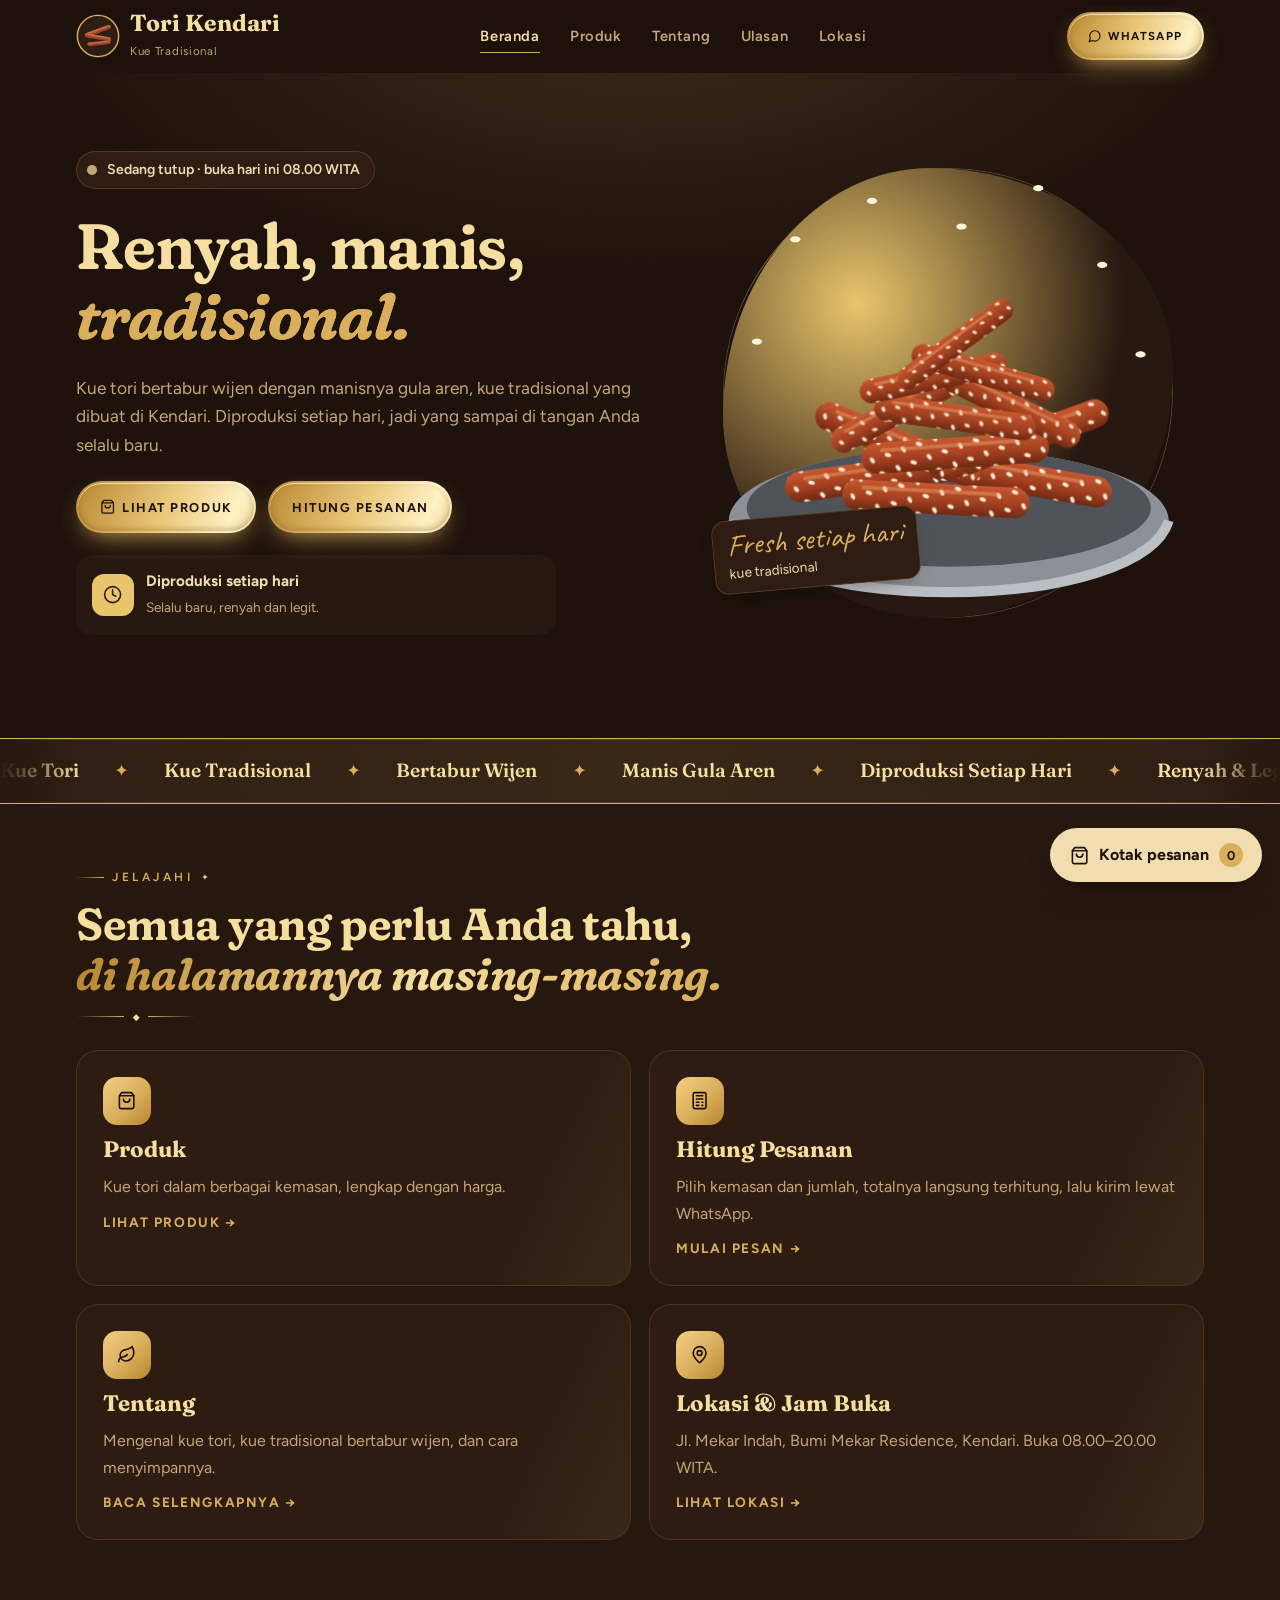
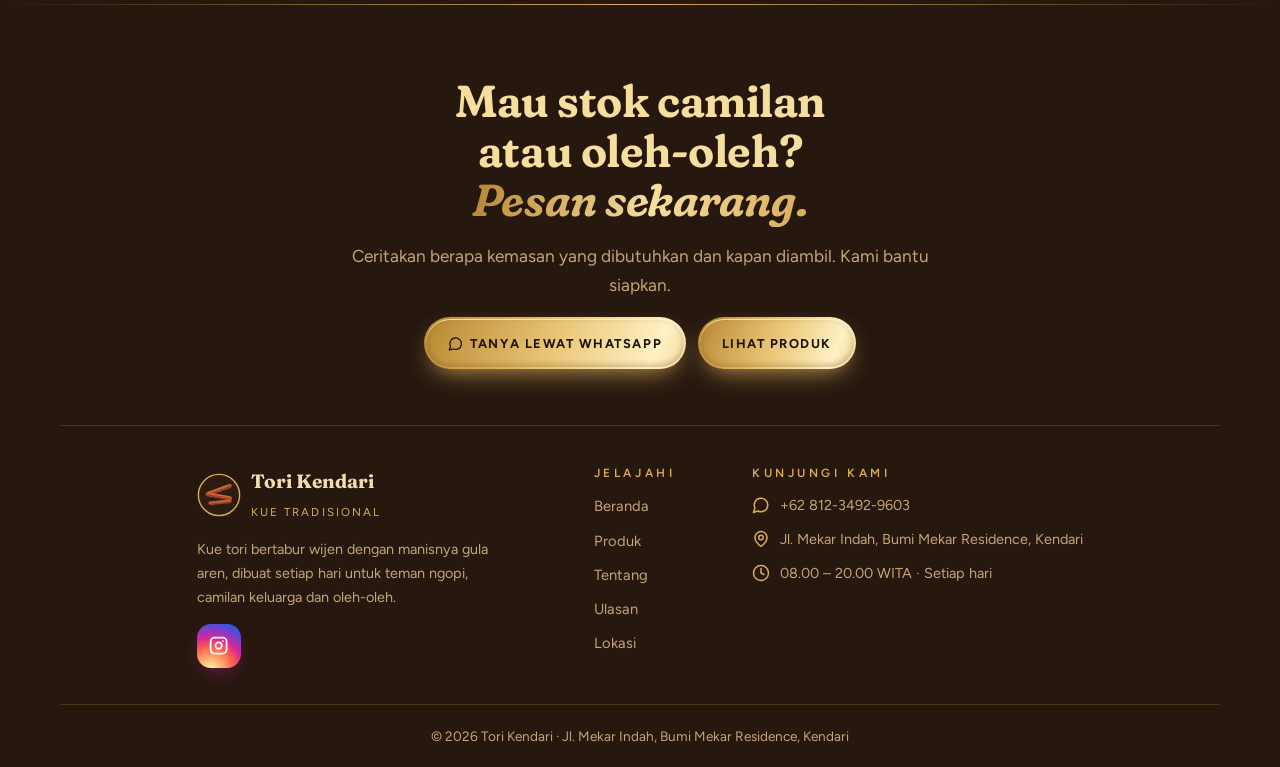
<file: index.html>
<!doctype html>
<html lang="id">
<head>
<meta charset="utf-8">
<meta name="viewport" content="width=device-width,initial-scale=1,viewport-fit=cover">
<title>Tori Kendari · Kue Tori Renyah, Manis Gula Aren</title>
<meta name="claude:viewport-fit-sides" content="cover">
<meta name="description" content="Renyah di luar, lembut di dalam, manis gula aren bertabur wijen. Dibuat setiap hari di Kendari, mulai Rp25.000. Cobain sekarang, pesan lewat WhatsApp!">
<meta property="og:type" content="website">
<meta property="og:site_name" content="Tori Kendari">
<meta property="og:locale" content="id_ID">
<meta property="og:url" content="https://tori-kendari.vercel.app/">
<meta property="og:title" content="Tori Kendari · Kue Tori Renyah, Manis Gula Aren">
<meta property="og:description" content="Renyah di luar, lembut di dalam, manis gula aren bertabur wijen. Dibuat setiap hari di Kendari, mulai Rp25.000. Cobain sekarang, pesan lewat WhatsApp!">
<meta property="og:image" content="https://tori-kendari.vercel.app/og.jpg">
<meta property="og:image:width" content="1200">
<meta property="og:image:height" content="630">
<meta property="og:image:alt" content="Kue tori renyah bertabur wijen dari Tori Kendari">
<meta name="twitter:card" content="summary_large_image">
<meta name="twitter:title" content="Tori Kendari · Kue Tori Renyah, Manis Gula Aren">
<meta name="twitter:description" content="Renyah di luar, lembut di dalam, manis gula aren bertabur wijen. Dibuat setiap hari di Kendari, mulai Rp25.000. Cobain sekarang, pesan lewat WhatsApp!">
<meta name="twitter:image" content="https://tori-kendari.vercel.app/og.jpg">
<meta name="theme-color" content="#1C110B">
<link rel="icon" href="favicon.svg" type="image/svg+xml">
<link rel="preconnect" href="https://fonts.googleapis.com">
<link rel="preconnect" href="https://fonts.gstatic.com" crossorigin>
<link rel="stylesheet" href="https://fonts.googleapis.com/css2?family=Caveat:wght@500;700&family=Figtree:wght@400;500;600;700;800&family=Fraunces:ital,opsz,wght,SOFT@0,9..144,500..700,100;1,9..144,500..700,100&display=swap">
<link rel="stylesheet" href="style.css">
</head>
<body data-page="index">


<!-- Ilustrasi (dipakai ulang lewat <use>) -->
<svg width="0" height="0" style="position:absolute" aria-hidden="true">
  <defs>
    <pattern id="wijen" width="14" height="10" patternUnits="userSpaceOnUse" patternTransform="rotate(20)">
      <ellipse cx="3" cy="3" rx="1.7" ry="1" fill="#FFF3DC"/>
      <ellipse cx="10" cy="8" rx="1.7" ry="1" fill="#FFF3DC" transform="rotate(40 10 8)"/>
    </pattern>
    <linearGradient id="kulit" x1="0" y1="0" x2="0" y2="1">
      <stop offset="0" stop-color="#C8572F"/><stop offset=".55" stop-color="#A2401F"/><stop offset="1" stop-color="#6E2812"/>
    </linearGradient>
    <symbol id="stik" viewBox="0 0 100 20">
      <rect x="1" y="2" width="98" height="16" rx="8" fill="url(#kulit)"/>
      <rect x="1" y="2" width="98" height="16" rx="8" fill="url(#wijen)"/>
      <path d="M12 6h70" stroke="#F2A36E" stroke-width="2" stroke-linecap="round" opacity=".45"/>
    </symbol>
    <symbol id="i-tori" viewBox="0 0 120 120">
      <ellipse cx="60" cy="82" rx="50" ry="16" fill="#8A8F96"/>
      <ellipse cx="60" cy="78" rx="46" ry="13" fill="#5E6268"/>
      <use href="#stik" x="18" y="58" width="50" height="10" transform="rotate(-18 43 63)"/>
      <use href="#stik" x="46" y="56" width="52" height="10" transform="rotate(14 72 61)"/>
      <use href="#stik" x="24" y="66" width="54" height="11" transform="rotate(6 51 71)"/>
      <use href="#stik" x="40" y="46" width="48" height="10" transform="rotate(-30 64 51)"/>
      <use href="#stik" x="22" y="48" width="46" height="10" transform="rotate(24 45 53)"/>
      <use href="#stik" x="50" y="68" width="46" height="10" transform="rotate(-8 73 73)"/>
      <path d="M10 82c4 10 24 16 50 16s46-6 50-16" fill="none" stroke="#B9BEC4" stroke-width="3"/>
    </symbol>
    <symbol id="i-kotak" viewBox="0 0 120 120">
      <rect x="16" y="34" width="88" height="62" rx="8" fill="#E9EEF2" opacity=".35" stroke="#FFFFFF" stroke-opacity=".6" stroke-width="2"/>
      <use href="#stik" x="22" y="52" width="44" height="9" transform="rotate(-10 44 56)"/>
      <use href="#stik" x="52" y="48" width="44" height="9" transform="rotate(12 74 52)"/>
      <use href="#stik" x="26" y="68" width="46" height="9" transform="rotate(8 49 72)"/>
      <use href="#stik" x="54" y="72" width="42" height="9" transform="rotate(-6 75 76)"/>
      <use href="#stik" x="34" y="80" width="40" height="9" transform="rotate(-14 54 84)"/>
      <rect x="12" y="26" width="96" height="12" rx="5" fill="#FFFFFF" opacity=".4"/>
      <path d="M24 40v48" stroke="#fff" stroke-width="3" stroke-linecap="round" opacity=".5"/>
    </symbol>
    <symbol id="i-hadiah" viewBox="0 0 120 120">
      <rect x="22" y="46" width="76" height="52" rx="6" fill="#7A4A2A"/>
      <rect x="16" y="34" width="88" height="16" rx="5" fill="#9C6238"/>
      <rect x="54" y="34" width="12" height="64" fill="#D9AE5B"/>
      <path d="M60 34c-8-14-26-14-24-2 2 8 16 4 24 2zM60 34c8-14 26-14 24-2-2 8-16 4-24 2z" fill="#F2CF85"/>
    </symbol>
    <symbol id="i-pouch" viewBox="0 0 120 120">
      <path d="M30 22h60l6 74c0 4-3 6-6 6H30c-3 0-6-2-6-6z" fill="#E2A93A"/>
      <path d="M30 22h60v10H30z" fill="#C98A22"/>
      <path d="M36 27h48" stroke="#8A5A12" stroke-width="2" stroke-dasharray="3 3"/>
      <rect x="38" y="48" width="44" height="40" rx="8" fill="#FFF3DC" opacity=".35"/>
      <use href="#stik" x="40" y="56" width="38" height="8" transform="rotate(-14 59 60)"/>
      <use href="#stik" x="42" y="66" width="38" height="8" transform="rotate(10 61 70)"/>
      <use href="#stik" x="40" y="76" width="36" height="8" transform="rotate(-6 58 80)"/>
      <rect x="44" y="38" width="32" height="6" rx="3" fill="#5A2E1E" opacity=".7"/>
    </symbol>
    <symbol id="i-mark" viewBox="0 0 48 48">
      <circle cx="24" cy="24" r="24" fill="#2E1C12"/>
      <circle cx="24" cy="24" r="22.5" fill="none" stroke="#D9AE5B" stroke-width="1.5"/>
      <use href="#stik" x="9" y="15" width="30" height="7" transform="rotate(-20 24 18)"/>
      <use href="#stik" x="9" y="22" width="30" height="7" transform="rotate(10 24 25)"/>
      <use href="#stik" x="12" y="29" width="26" height="6" transform="rotate(-6 25 32)"/>
    </symbol>
  </defs>
</svg>

<header class="top" id="top">
  <div class="wrap bar">
    <a class="brand" href="index.html" aria-label="Tori Kendari, ke beranda">
      <svg class="brand-mark" aria-hidden="true"><use href="#i-mark"/></svg>
      <span><span class="brand-name">Tori Kendari</span><span class="brand-sub">Kue Tradisional</span></span>
    </a>
    <nav class="links" aria-label="Navigasi utama">
      <a href="index.html" data-page="index">Beranda</a>
      <a href="produk.html" data-page="produk">Produk</a>
      <a href="tentang.html" data-page="tentang">Tentang</a>
      <a href="ulasan.html" data-page="ulasan">Ulasan</a>
      <a href="lokasi.html" data-page="lokasi">Lokasi</a>
    </nav>
    <div class="top-actions">
      <a class="btn btn-rasp btn-sm wa-link" href="#" target="_blank" rel="noopener">
        <svg class="lc" viewBox="0 0 24 24" aria-hidden="true"><path d="M7.9 20A9 9 0 1 0 4 16.1L2 22Z"/></svg><span>WhatsApp</span>
      </a>
      <button class="menu-btn" id="menuBtn" aria-expanded="false" aria-controls="mnav" aria-label="Buka menu">
        <svg class="lc" viewBox="0 0 24 24" aria-hidden="true"><path d="M4 6h16M4 12h16M4 18h16"/></svg>
      </button>
    </div>
  </div>
  <nav class="wrap mnav" id="mnav" aria-label="Menu ponsel">
    <a href="index.html" data-page="index">Beranda</a><a href="produk.html" data-page="produk">Produk</a><a href="tentang.html" data-page="tentang">Tentang</a><a href="ulasan.html" data-page="ulasan">Ulasan</a><a href="lokasi.html" data-page="lokasi">Lokasi</a>
  </nav>
</header>

<main>
<section class="hero" id="beranda">
  <div class="wrap hero-grid">
    <div class="hero-copy">
      <span class="status" id="status"><span class="dot"></span><span id="statusText">Memeriksa jam buka…</span></span>
      <h1>Renyah, manis, <span class="swash">tradisional.</span></h1>
      <p class="lead">Kue tori bertabur wijen dengan manisnya gula aren, kue tradisional yang dibuat di Kendari. Diproduksi setiap hari, jadi yang sampai di tangan Anda selalu baru.</p>
      <div class="ctas">
        <a class="btn btn-rasp" href="produk.html">
          <svg class="lc" viewBox="0 0 24 24" aria-hidden="true"><path d="M6 2 3 6v14a2 2 0 0 0 2 2h14a2 2 0 0 0 2-2V6l-3-4Z"/><path d="M3 6h18"/><path d="M16 10a4 4 0 0 1-8 0"/></svg>Lihat produk
        </a>
        <a class="btn btn-rasp" href="produk.html#hitung">Hitung pesanan</a>
      </div>
      <div class="oven">
        <span class="oven-ico"><svg class="lc" viewBox="0 0 24 24" aria-hidden="true"><circle cx="12" cy="12" r="10"/><path d="M12 6v6l4 2"/></svg></span>
        <span><b>Diproduksi setiap hari</b><small>Selalu baru, renyah dan legit.</small></span>
      </div>
    </div>

    <div class="hero-art" aria-hidden="true">
      <div class="blob"></div>
      <svg class="hero-cake" viewBox="0 0 400 400">
        <ellipse cx="200" cy="300" rx="172" ry="56" fill="#8A8F96"/>
        <ellipse cx="200" cy="290" rx="158" ry="46" fill="#4E5258"/>
        <g class="pile">
          <use class="jatuh" style="--d:.05s" href="#stik" x="70" y="250" width="150" height="30" transform="rotate(-8 145 265)"/>
          <use class="jatuh" style="--d:.12s" href="#stik" x="180" y="252" width="150" height="30" transform="rotate(10 255 267)"/>
          <use class="jatuh" style="--d:.19s" href="#stik" x="110" y="268" width="160" height="30" transform="rotate(3 190 283)"/>
          <use class="jatuh" style="--d:.26s" href="#stik" x="90" y="226" width="140" height="28" transform="rotate(22 160 240)"/>
          <use class="jatuh" style="--d:.33s" href="#stik" x="190" y="222" width="140" height="28" transform="rotate(-20 260 236)"/>
          <use class="jatuh" style="--d:.40s" href="#stik" x="130" y="232" width="150" height="30" transform="rotate(-4 205 247)"/>
          <use class="jatuh" style="--d:.47s" href="#stik" x="100" y="198" width="130" height="27" transform="rotate(-28 165 211)"/>
          <use class="jatuh" style="--d:.54s" href="#stik" x="180" y="196" width="130" height="27" transform="rotate(26 245 209)"/>
          <use class="jatuh" style="--d:.61s" href="#stik" x="140" y="206" width="130" height="27" transform="rotate(8 205 219)"/>
          <use class="jatuh" style="--d:.68s" href="#stik" x="128" y="176" width="120" height="25" transform="rotate(-12 188 188)"/>
          <use class="jatuh" style="--d:.75s" href="#stik" x="168" y="172" width="118" height="25" transform="rotate(16 227 184)"/>
          <use class="jatuh" style="--d:.82s" href="#stik" x="150" y="150" width="110" height="24" transform="rotate(-36 205 162)"/>
        </g>
        <path d="M28 300c10 34 82 56 172 56s162-22 172-56" fill="none" stroke="#B9BEC4" stroke-width="8"/>
        <g fill="#FFF3DC">
          <ellipse class="sprinkle" cx="80" cy="80" rx="4" ry="2.4" style="animation-delay:-.4s"/>
          <ellipse class="sprinkle" cx="320" cy="100" rx="4" ry="2.4" style="animation-delay:-1.6s"/>
          <ellipse class="sprinkle" cx="140" cy="50" rx="4" ry="2.4" style="animation-delay:-2.4s"/>
          <ellipse class="sprinkle" cx="270" cy="40" rx="4" ry="2.4" style="animation-delay:-.9s"/>
          <ellipse class="sprinkle" cx="350" cy="170" rx="4" ry="2.4" style="animation-delay:-3s"/>
          <ellipse class="sprinkle" cx="50" cy="160" rx="4" ry="2.4" style="animation-delay:-2s"/>
          <ellipse class="sprinkle" cx="210" cy="70" rx="4" ry="2.4" style="animation-delay:-1.2s"/>
        </g>
      </svg>
      <div class="tag-note"><span class="hand">Fresh setiap hari</span>kue tradisional</div>
    </div>
  </div>
</section>

<div class="ribbon" aria-hidden="true">
  <div class="ribbon-track" id="ribbon"></div>
</div>

<section class="explore">
  <div class="wrap">
    <div class="sec-head reveal">
      <span class="eyebrow">Jelajahi</span>
      <h2>Semua yang perlu Anda tahu, <span class="rasp">di halamannya masing-masing.</span></h2>
    </div>
    <div class="ex-grid reveal">
      <a class="ex-card" href="produk.html"><span class="ico"><svg class="lc" viewBox="0 0 24 24" aria-hidden="true"><path d="M6 2 3 6v14a2 2 0 0 0 2 2h14a2 2 0 0 0 2-2V6l-3-4Z"/><path d="M3 6h18"/><path d="M16 10a4 4 0 0 1-8 0"/></svg></span><h3>Produk</h3><p>Kue tori dalam berbagai kemasan, lengkap dengan harga.</p><span class="ex-link">Lihat produk →</span></a>
      <a class="ex-card" href="produk.html#hitung"><span class="ico"><svg class="lc" viewBox="0 0 24 24" aria-hidden="true"><rect x="4" y="2" width="16" height="20" rx="2"/><path d="M8 6h8M8 10h8M8 14h3M8 18h3M15 14h1M15 18h1"/></svg></span><h3>Hitung Pesanan</h3><p>Pilih kemasan dan jumlah, totalnya langsung terhitung, lalu kirim lewat WhatsApp.</p><span class="ex-link">Mulai pesan →</span></a>
      <a class="ex-card" href="tentang.html"><span class="ico"><svg class="lc" viewBox="0 0 24 24" aria-hidden="true"><path d="M11 20A7 7 0 0 1 9.8 6.1C15.5 5 17 4.48 19 2c1 2 2 4.18 2 8 0 5.5-4.78 10-10 10Z"/><path d="M2 21c0-3 1.85-5.36 5.08-6C9.5 14.52 12 13 13 12"/></svg></span><h3>Tentang</h3><p>Mengenal kue tori, kue tradisional bertabur wijen, dan cara menyimpannya.</p><span class="ex-link">Baca selengkapnya →</span></a>
      <a class="ex-card" href="lokasi.html"><span class="ico"><svg class="lc" viewBox="0 0 24 24" aria-hidden="true"><path d="M20 10c0 4.99-5.54 10.19-7.4 11.8a1 1 0 0 1-1.2 0C9.54 20.19 4 14.99 4 10a8 8 0 0 1 16 0"/><circle cx="12" cy="10" r="3"/></svg></span><h3>Lokasi &amp; Jam Buka</h3><p>Jl. Mekar Indah, Bumi Mekar Residence, Kendari. Buka 08.00–20.00 WITA.</p><span class="ex-link">Lihat lokasi →</span></a>
    </div>
  </div>
</section>
</main>

<footer>
  <div class="wrap fcta reveal">
    <h2>Mau stok camilan atau oleh-oleh? <span class="rasp">Pesan sekarang.</span></h2>
    <p class="lead">Ceritakan berapa kemasan yang dibutuhkan dan kapan diambil. Kami bantu siapkan.</p>
    <div class="ctas" style="justify-content:center">
      <a class="btn btn-rasp wa-link" href="#" target="_blank" rel="noopener"><svg class="lc" viewBox="0 0 24 24" aria-hidden="true"><path d="M7.9 20A9 9 0 1 0 4 16.1L2 22Z"/></svg>Tanya lewat WhatsApp</a>
      <a class="btn btn-rasp" href="produk.html">Lihat produk</a>
    </div>
  </div>
  <div class="wrap fcols">
    <div class="fbrand">
      <a class="fbrand-logo" href="index.html"><svg width="44" height="44" aria-hidden="true"><use href="#i-mark"/></svg><span><b>Tori Kendari</b><small>Kue Tradisional</small></span></a>
      <p>Kue tori bertabur wijen dengan manisnya gula aren, dibuat setiap hari untuk teman ngopi, camilan keluarga dan oleh-oleh.</p>
      <div class="socials fsoc">
        <a id="igLink" class="so-ig" href="#" target="_blank" rel="noopener" aria-label="Instagram"><svg class="lc" viewBox="0 0 24 24"><rect x="2" y="2" width="20" height="20" rx="5"/><path d="M16 11.37A4 4 0 1 1 12.63 8 4 4 0 0 1 16 11.37z"/><path d="M17.5 6.5h.01"/></svg></a>
      </div>
    </div>
    <div class="fcol">
      <h4>Jelajahi</h4>
      <a href="index.html">Beranda</a><a href="produk.html">Produk</a><a href="tentang.html">Tentang</a><a href="ulasan.html">Ulasan</a><a href="lokasi.html">Lokasi</a>
    </div>
    <div class="fcol">
      <h4>Kunjungi kami</h4>
      <span class="fi"><svg class="lc" viewBox="0 0 24 24" aria-hidden="true"><path d="M7.9 20A9 9 0 1 0 4 16.1L2 22Z"/></svg>+62 812-3492-9603</span>
      <span class="fi"><svg class="lc" viewBox="0 0 24 24" aria-hidden="true"><path d="M20 10c0 6-8 12-8 12s-8-6-8-12a8 8 0 0 1 16 0Z"/><circle cx="12" cy="10" r="3"/></svg>Jl. Mekar Indah, Bumi Mekar Residence, Kendari</span>
      <span class="fi"><svg class="lc" viewBox="0 0 24 24" aria-hidden="true"><circle cx="12" cy="12" r="10"/><path d="M12 6v6l4 2"/></svg>08.00 – 20.00 WITA · Setiap hari</span>
    </div>
  </div>
  <div class="wrap fbottom"><p class="copy">© <span id="year">2026</span> Tori Kendari · Jl. Mekar Indah, Bumi Mekar Residence, Kendari</p></div>
</footer>

<button class="cart-fab" id="cartFab" type="button" aria-controls="drawer">
  <svg class="lc" viewBox="0 0 24 24" aria-hidden="true"><path d="M6 2 3 6v14a2 2 0 0 0 2 2h14a2 2 0 0 0 2-2V6l-3-4Z"/><path d="M3 6h18"/><path d="M16 10a4 4 0 0 1-8 0"/></svg>
  <span class="lbl">Kotak pesanan</span><span class="count" id="cartCount">0</span>
</button>
<div class="scrim" id="scrim"></div>
<aside class="drawer" id="drawer" aria-label="Kotak pesanan" aria-hidden="true">
  <div class="d-head">
    <h3>Kotak pesanan</h3>
    <button class="x" type="button" id="closeCart" aria-label="Tutup kotak pesanan"><svg class="lc" viewBox="0 0 24 24"><path d="M18 6 6 18M6 6l12 12"/></svg></button>
  </div>
  <div class="d-body">
    <div class="lines" id="lines"></div>
    <div class="total"><span>Perkiraan total</span><span id="total">Rp 0</span></div>
    <form id="orderForm" class="b-form" style="gap:12px" novalidate>
      <div class="field"><label for="oNama">Nama</label><input id="oNama" autocomplete="name" placeholder="Nama pemesan"></div>
      <div class="two">
        <div class="field"><label for="oTgl">Tanggal</label><input id="oTgl" type="date"></div>
        <div class="field"><label for="oJam">Jam</label><input id="oJam" type="time" value="10:00"></div>
      </div>
      <div class="field"><label for="oCara">Pengambilan</label>
        <select id="oCara"><option>Ambil di toko</option><option>Diantar</option></select>
      </div>
      <div class="field" id="alamatWrap" hidden><label for="oAlamat">Alamat antar</label><input id="oAlamat" placeholder="Jalan, kelurahan, patokan"></div>
      <div class="field"><label for="oCatatan">Catatan</label><textarea id="oCatatan" rows="2" placeholder="Misal: untuk oleh-oleh, minta dikemas terpisah"></textarea></div>
    </form>
  </div>
  <div class="d-foot">
    <a class="btn btn-rasp" id="sendWa" href="#" target="_blank" rel="noopener"><svg class="lc" viewBox="0 0 24 24" aria-hidden="true"><path d="M7.9 20A9 9 0 1 0 4 16.1L2 22Z"/></svg>Kirim pesanan lewat WhatsApp</a>
    <span class="hint" style="text-align:center">Pesan terbuka di WhatsApp. Belum ada yang terkirim sampai Anda menekan kirim di sana.</span>
  </div>
</aside>

<script src="app.js"></script>
</body>
</html>
</file>
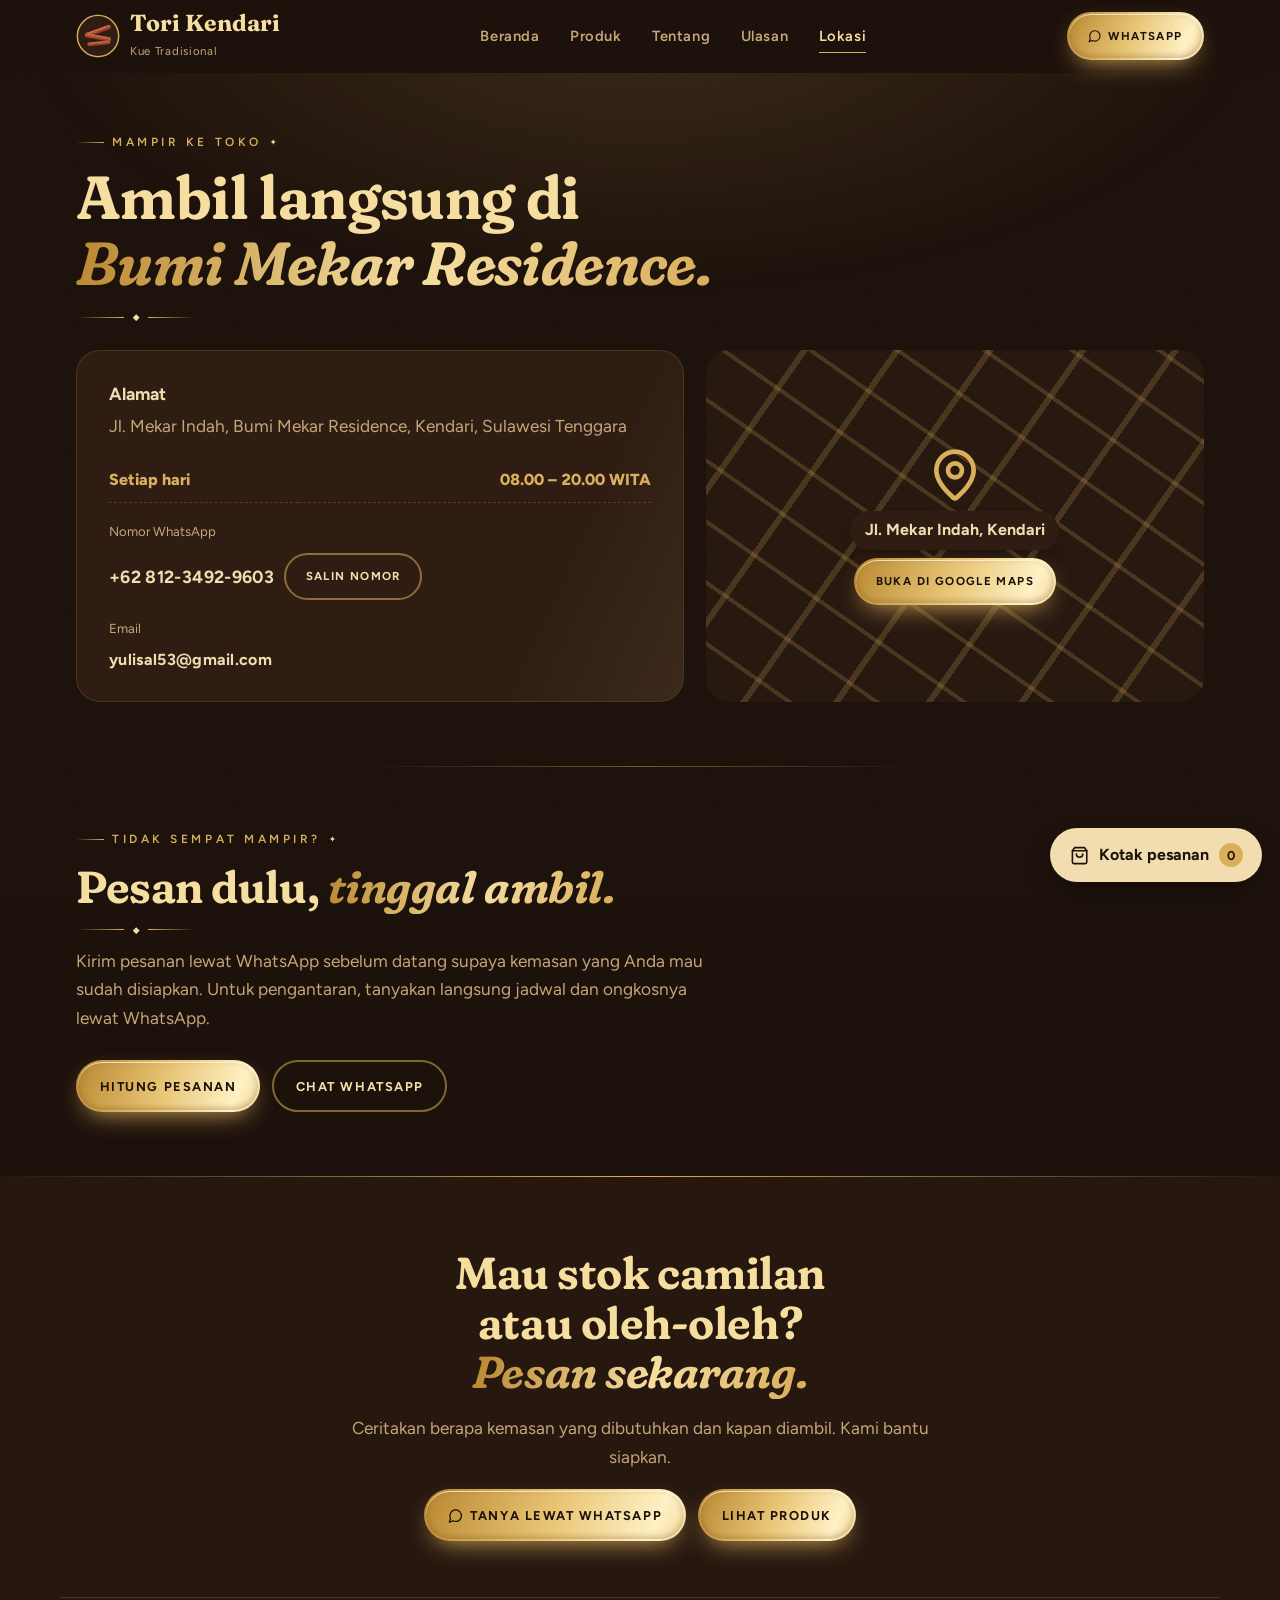
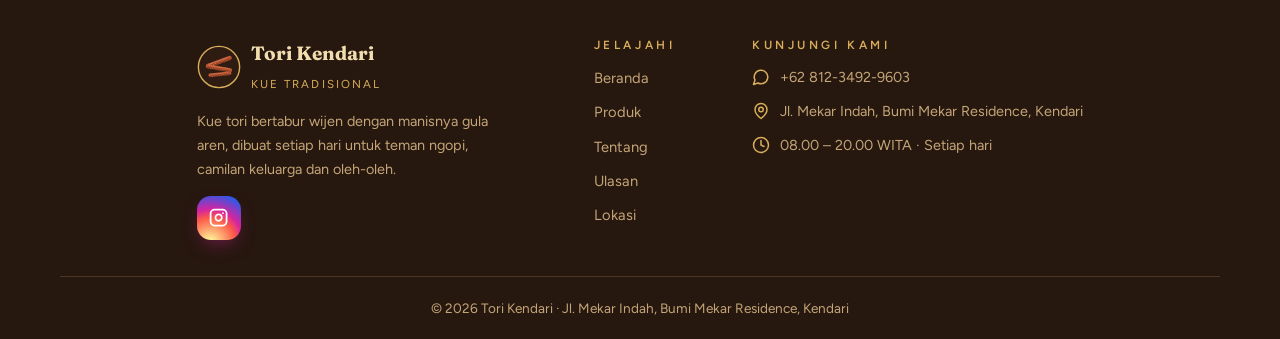
<file: lokasi.html>
<!doctype html>
<html lang="id">
<head>
<meta charset="utf-8">
<meta name="viewport" content="width=device-width,initial-scale=1,viewport-fit=cover">
<title>Lokasi & Jam Buka · Tori Kendari</title>
<meta name="claude:viewport-fit-sides" content="cover">
<meta name="description" content="Mampir ke Jl. Mekar Indah, Bumi Mekar Residence, Kendari. Buka setiap hari 08.00–20.00 WITA. Pesan dulu lewat WhatsApp, tinggal ambil!">
<meta property="og:type" content="website">
<meta property="og:site_name" content="Tori Kendari">
<meta property="og:locale" content="id_ID">
<meta property="og:url" content="https://tori-kendari.vercel.app/lokasi.html">
<meta property="og:title" content="Lokasi & Jam Buka · Tori Kendari">
<meta property="og:description" content="Mampir ke Jl. Mekar Indah, Bumi Mekar Residence, Kendari. Buka setiap hari 08.00–20.00 WITA. Pesan dulu lewat WhatsApp, tinggal ambil!">
<meta property="og:image" content="https://tori-kendari.vercel.app/og.jpg">
<meta property="og:image:width" content="1200">
<meta property="og:image:height" content="630">
<meta property="og:image:alt" content="Kue tori renyah bertabur wijen dari Tori Kendari">
<meta name="twitter:card" content="summary_large_image">
<meta name="twitter:title" content="Lokasi & Jam Buka · Tori Kendari">
<meta name="twitter:description" content="Mampir ke Jl. Mekar Indah, Bumi Mekar Residence, Kendari. Buka setiap hari 08.00–20.00 WITA. Pesan dulu lewat WhatsApp, tinggal ambil!">
<meta name="twitter:image" content="https://tori-kendari.vercel.app/og.jpg">
<meta name="theme-color" content="#1C110B">
<link rel="icon" href="favicon.svg" type="image/svg+xml">
<link rel="preconnect" href="https://fonts.googleapis.com">
<link rel="preconnect" href="https://fonts.gstatic.com" crossorigin>
<link rel="stylesheet" href="https://fonts.googleapis.com/css2?family=Caveat:wght@500;700&family=Figtree:wght@400;500;600;700;800&family=Fraunces:ital,opsz,wght,SOFT@0,9..144,500..700,100;1,9..144,500..700,100&display=swap">
<link rel="stylesheet" href="style.css">
</head>
<body data-page="lokasi">


<!-- Ilustrasi (dipakai ulang lewat <use>) -->
<svg width="0" height="0" style="position:absolute" aria-hidden="true">
  <defs>
    <pattern id="wijen" width="14" height="10" patternUnits="userSpaceOnUse" patternTransform="rotate(20)">
      <ellipse cx="3" cy="3" rx="1.7" ry="1" fill="#FFF3DC"/>
      <ellipse cx="10" cy="8" rx="1.7" ry="1" fill="#FFF3DC" transform="rotate(40 10 8)"/>
    </pattern>
    <linearGradient id="kulit" x1="0" y1="0" x2="0" y2="1">
      <stop offset="0" stop-color="#C8572F"/><stop offset=".55" stop-color="#A2401F"/><stop offset="1" stop-color="#6E2812"/>
    </linearGradient>
    <symbol id="stik" viewBox="0 0 100 20">
      <rect x="1" y="2" width="98" height="16" rx="8" fill="url(#kulit)"/>
      <rect x="1" y="2" width="98" height="16" rx="8" fill="url(#wijen)"/>
      <path d="M12 6h70" stroke="#F2A36E" stroke-width="2" stroke-linecap="round" opacity=".45"/>
    </symbol>
    <symbol id="i-tori" viewBox="0 0 120 120">
      <ellipse cx="60" cy="82" rx="50" ry="16" fill="#8A8F96"/>
      <ellipse cx="60" cy="78" rx="46" ry="13" fill="#5E6268"/>
      <use href="#stik" x="18" y="58" width="50" height="10" transform="rotate(-18 43 63)"/>
      <use href="#stik" x="46" y="56" width="52" height="10" transform="rotate(14 72 61)"/>
      <use href="#stik" x="24" y="66" width="54" height="11" transform="rotate(6 51 71)"/>
      <use href="#stik" x="40" y="46" width="48" height="10" transform="rotate(-30 64 51)"/>
      <use href="#stik" x="22" y="48" width="46" height="10" transform="rotate(24 45 53)"/>
      <use href="#stik" x="50" y="68" width="46" height="10" transform="rotate(-8 73 73)"/>
      <path d="M10 82c4 10 24 16 50 16s46-6 50-16" fill="none" stroke="#B9BEC4" stroke-width="3"/>
    </symbol>
    <symbol id="i-kotak" viewBox="0 0 120 120">
      <rect x="16" y="34" width="88" height="62" rx="8" fill="#E9EEF2" opacity=".35" stroke="#FFFFFF" stroke-opacity=".6" stroke-width="2"/>
      <use href="#stik" x="22" y="52" width="44" height="9" transform="rotate(-10 44 56)"/>
      <use href="#stik" x="52" y="48" width="44" height="9" transform="rotate(12 74 52)"/>
      <use href="#stik" x="26" y="68" width="46" height="9" transform="rotate(8 49 72)"/>
      <use href="#stik" x="54" y="72" width="42" height="9" transform="rotate(-6 75 76)"/>
      <use href="#stik" x="34" y="80" width="40" height="9" transform="rotate(-14 54 84)"/>
      <rect x="12" y="26" width="96" height="12" rx="5" fill="#FFFFFF" opacity=".4"/>
      <path d="M24 40v48" stroke="#fff" stroke-width="3" stroke-linecap="round" opacity=".5"/>
    </symbol>
    <symbol id="i-hadiah" viewBox="0 0 120 120">
      <rect x="22" y="46" width="76" height="52" rx="6" fill="#7A4A2A"/>
      <rect x="16" y="34" width="88" height="16" rx="5" fill="#9C6238"/>
      <rect x="54" y="34" width="12" height="64" fill="#D9AE5B"/>
      <path d="M60 34c-8-14-26-14-24-2 2 8 16 4 24 2zM60 34c8-14 26-14 24-2-2 8-16 4-24 2z" fill="#F2CF85"/>
    </symbol>
    <symbol id="i-pouch" viewBox="0 0 120 120">
      <path d="M30 22h60l6 74c0 4-3 6-6 6H30c-3 0-6-2-6-6z" fill="#E2A93A"/>
      <path d="M30 22h60v10H30z" fill="#C98A22"/>
      <path d="M36 27h48" stroke="#8A5A12" stroke-width="2" stroke-dasharray="3 3"/>
      <rect x="38" y="48" width="44" height="40" rx="8" fill="#FFF3DC" opacity=".35"/>
      <use href="#stik" x="40" y="56" width="38" height="8" transform="rotate(-14 59 60)"/>
      <use href="#stik" x="42" y="66" width="38" height="8" transform="rotate(10 61 70)"/>
      <use href="#stik" x="40" y="76" width="36" height="8" transform="rotate(-6 58 80)"/>
      <rect x="44" y="38" width="32" height="6" rx="3" fill="#5A2E1E" opacity=".7"/>
    </symbol>
    <symbol id="i-mark" viewBox="0 0 48 48">
      <circle cx="24" cy="24" r="24" fill="#2E1C12"/>
      <circle cx="24" cy="24" r="22.5" fill="none" stroke="#D9AE5B" stroke-width="1.5"/>
      <use href="#stik" x="9" y="15" width="30" height="7" transform="rotate(-20 24 18)"/>
      <use href="#stik" x="9" y="22" width="30" height="7" transform="rotate(10 24 25)"/>
      <use href="#stik" x="12" y="29" width="26" height="6" transform="rotate(-6 25 32)"/>
    </symbol>
  </defs>
</svg>

<header class="top" id="top">
  <div class="wrap bar">
    <a class="brand" href="index.html" aria-label="Tori Kendari, ke beranda">
      <svg class="brand-mark" aria-hidden="true"><use href="#i-mark"/></svg>
      <span><span class="brand-name">Tori Kendari</span><span class="brand-sub">Kue Tradisional</span></span>
    </a>
    <nav class="links" aria-label="Navigasi utama">
      <a href="index.html" data-page="index">Beranda</a>
      <a href="produk.html" data-page="produk">Produk</a>
      <a href="tentang.html" data-page="tentang">Tentang</a>
      <a href="ulasan.html" data-page="ulasan">Ulasan</a>
      <a href="lokasi.html" data-page="lokasi">Lokasi</a>
    </nav>
    <div class="top-actions">
      <a class="btn btn-rasp btn-sm wa-link" href="#" target="_blank" rel="noopener">
        <svg class="lc" viewBox="0 0 24 24" aria-hidden="true"><path d="M7.9 20A9 9 0 1 0 4 16.1L2 22Z"/></svg><span>WhatsApp</span>
      </a>
      <button class="menu-btn" id="menuBtn" aria-expanded="false" aria-controls="mnav" aria-label="Buka menu">
        <svg class="lc" viewBox="0 0 24 24" aria-hidden="true"><path d="M4 6h16M4 12h16M4 18h16"/></svg>
      </button>
    </div>
  </div>
  <nav class="wrap mnav" id="mnav" aria-label="Menu ponsel">
    <a href="index.html" data-page="index">Beranda</a><a href="produk.html" data-page="produk">Produk</a><a href="tentang.html" data-page="tentang">Tentang</a><a href="ulasan.html" data-page="ulasan">Ulasan</a><a href="lokasi.html" data-page="lokasi">Lokasi</a>
  </nav>
</header>

<main>
<section class="page-first" id="lokasi">
  <div class="wrap">
    <div class="sec-head reveal">
      <span class="eyebrow">Mampir ke toko</span>
      <h1>Ambil langsung di <span class="rasp">Bumi Mekar Residence.</span></h1>
    </div>
    <div class="loc-grid reveal">
      <div class="loc-card">
        <div>
          <h3>Alamat</h3>
          <p class="lead" id="alamat" style="margin-top:6px"></p>
        </div>
        <table class="hours" aria-label="Jam buka">
          <tbody id="hours"></tbody>
        </table>
        <div class="copyrow">
          <span class="hint" style="width:100%">Nomor WhatsApp</span>
          <code id="waNum"></code>
          <button class="btn btn-ghost btn-sm" type="button" id="copyWa">Salin nomor</button>
        </div>
        <div class="copyrow">
          <span class="hint" style="width:100%">Email</span>
          <code id="email" class="small"></code>
        </div>
      </div>
      <div class="map-art">
        <div class="pin">
          <svg class="lc" viewBox="0 0 24 24" aria-hidden="true"><path d="M20 10c0 4.99-5.54 10.19-7.4 11.8a1 1 0 0 1-1.2 0C9.54 20.19 4 14.99 4 10a8 8 0 0 1 16 0"/><circle cx="12" cy="10" r="3"/></svg>
          <b>Jl. Mekar Indah, Kendari</b>
          <a class="btn btn-rasp btn-sm" id="mapsLink" href="#" target="_blank" rel="noopener">Buka di Google Maps</a>
        </div>
      </div>
    </div>
  </div>
</section>

<section class="tips">
  <div class="wrap">
    <div class="sec-head reveal">
      <span class="eyebrow">Tidak sempat mampir?</span>
      <h2>Pesan dulu, <span class="rasp">tinggal ambil.</span></h2>
      <p class="lead">Kirim pesanan lewat WhatsApp sebelum datang supaya kemasan yang Anda mau sudah disiapkan. Untuk pengantaran, tanyakan langsung jadwal dan ongkosnya lewat WhatsApp.</p>
    </div>
    <div class="ctas reveal"><a class="btn btn-rasp" href="produk.html#hitung">Hitung pesanan</a><a class="btn btn-ghost wa-link" href="#" target="_blank" rel="noopener">Chat WhatsApp</a></div>
  </div>
</section>
</main>

<footer>
  <div class="wrap fcta reveal">
    <h2>Mau stok camilan atau oleh-oleh? <span class="rasp">Pesan sekarang.</span></h2>
    <p class="lead">Ceritakan berapa kemasan yang dibutuhkan dan kapan diambil. Kami bantu siapkan.</p>
    <div class="ctas" style="justify-content:center">
      <a class="btn btn-rasp wa-link" href="#" target="_blank" rel="noopener"><svg class="lc" viewBox="0 0 24 24" aria-hidden="true"><path d="M7.9 20A9 9 0 1 0 4 16.1L2 22Z"/></svg>Tanya lewat WhatsApp</a>
      <a class="btn btn-rasp" href="produk.html">Lihat produk</a>
    </div>
  </div>
  <div class="wrap fcols">
    <div class="fbrand">
      <a class="fbrand-logo" href="index.html"><svg width="44" height="44" aria-hidden="true"><use href="#i-mark"/></svg><span><b>Tori Kendari</b><small>Kue Tradisional</small></span></a>
      <p>Kue tori bertabur wijen dengan manisnya gula aren, dibuat setiap hari untuk teman ngopi, camilan keluarga dan oleh-oleh.</p>
      <div class="socials fsoc">
        <a id="igLink" class="so-ig" href="#" target="_blank" rel="noopener" aria-label="Instagram"><svg class="lc" viewBox="0 0 24 24"><rect x="2" y="2" width="20" height="20" rx="5"/><path d="M16 11.37A4 4 0 1 1 12.63 8 4 4 0 0 1 16 11.37z"/><path d="M17.5 6.5h.01"/></svg></a>
      </div>
    </div>
    <div class="fcol">
      <h4>Jelajahi</h4>
      <a href="index.html">Beranda</a><a href="produk.html">Produk</a><a href="tentang.html">Tentang</a><a href="ulasan.html">Ulasan</a><a href="lokasi.html">Lokasi</a>
    </div>
    <div class="fcol">
      <h4>Kunjungi kami</h4>
      <span class="fi"><svg class="lc" viewBox="0 0 24 24" aria-hidden="true"><path d="M7.9 20A9 9 0 1 0 4 16.1L2 22Z"/></svg>+62 812-3492-9603</span>
      <span class="fi"><svg class="lc" viewBox="0 0 24 24" aria-hidden="true"><path d="M20 10c0 6-8 12-8 12s-8-6-8-12a8 8 0 0 1 16 0Z"/><circle cx="12" cy="10" r="3"/></svg>Jl. Mekar Indah, Bumi Mekar Residence, Kendari</span>
      <span class="fi"><svg class="lc" viewBox="0 0 24 24" aria-hidden="true"><circle cx="12" cy="12" r="10"/><path d="M12 6v6l4 2"/></svg>08.00 – 20.00 WITA · Setiap hari</span>
    </div>
  </div>
  <div class="wrap fbottom"><p class="copy">© <span id="year">2026</span> Tori Kendari · Jl. Mekar Indah, Bumi Mekar Residence, Kendari</p></div>
</footer>

<button class="cart-fab" id="cartFab" type="button" aria-controls="drawer">
  <svg class="lc" viewBox="0 0 24 24" aria-hidden="true"><path d="M6 2 3 6v14a2 2 0 0 0 2 2h14a2 2 0 0 0 2-2V6l-3-4Z"/><path d="M3 6h18"/><path d="M16 10a4 4 0 0 1-8 0"/></svg>
  <span class="lbl">Kotak pesanan</span><span class="count" id="cartCount">0</span>
</button>
<div class="scrim" id="scrim"></div>
<aside class="drawer" id="drawer" aria-label="Kotak pesanan" aria-hidden="true">
  <div class="d-head">
    <h3>Kotak pesanan</h3>
    <button class="x" type="button" id="closeCart" aria-label="Tutup kotak pesanan"><svg class="lc" viewBox="0 0 24 24"><path d="M18 6 6 18M6 6l12 12"/></svg></button>
  </div>
  <div class="d-body">
    <div class="lines" id="lines"></div>
    <div class="total"><span>Perkiraan total</span><span id="total">Rp 0</span></div>
    <form id="orderForm" class="b-form" style="gap:12px" novalidate>
      <div class="field"><label for="oNama">Nama</label><input id="oNama" autocomplete="name" placeholder="Nama pemesan"></div>
      <div class="two">
        <div class="field"><label for="oTgl">Tanggal</label><input id="oTgl" type="date"></div>
        <div class="field"><label for="oJam">Jam</label><input id="oJam" type="time" value="10:00"></div>
      </div>
      <div class="field"><label for="oCara">Pengambilan</label>
        <select id="oCara"><option>Ambil di toko</option><option>Diantar</option></select>
      </div>
      <div class="field" id="alamatWrap" hidden><label for="oAlamat">Alamat antar</label><input id="oAlamat" placeholder="Jalan, kelurahan, patokan"></div>
      <div class="field"><label for="oCatatan">Catatan</label><textarea id="oCatatan" rows="2" placeholder="Misal: untuk oleh-oleh, minta dikemas terpisah"></textarea></div>
    </form>
  </div>
  <div class="d-foot">
    <a class="btn btn-rasp" id="sendWa" href="#" target="_blank" rel="noopener"><svg class="lc" viewBox="0 0 24 24" aria-hidden="true"><path d="M7.9 20A9 9 0 1 0 4 16.1L2 22Z"/></svg>Kirim pesanan lewat WhatsApp</a>
    <span class="hint" style="text-align:center">Pesan terbuka di WhatsApp. Belum ada yang terkirim sampai Anda menekan kirim di sana.</span>
  </div>
</aside>

<script src="app.js"></script>
</body>
</html>
</file>
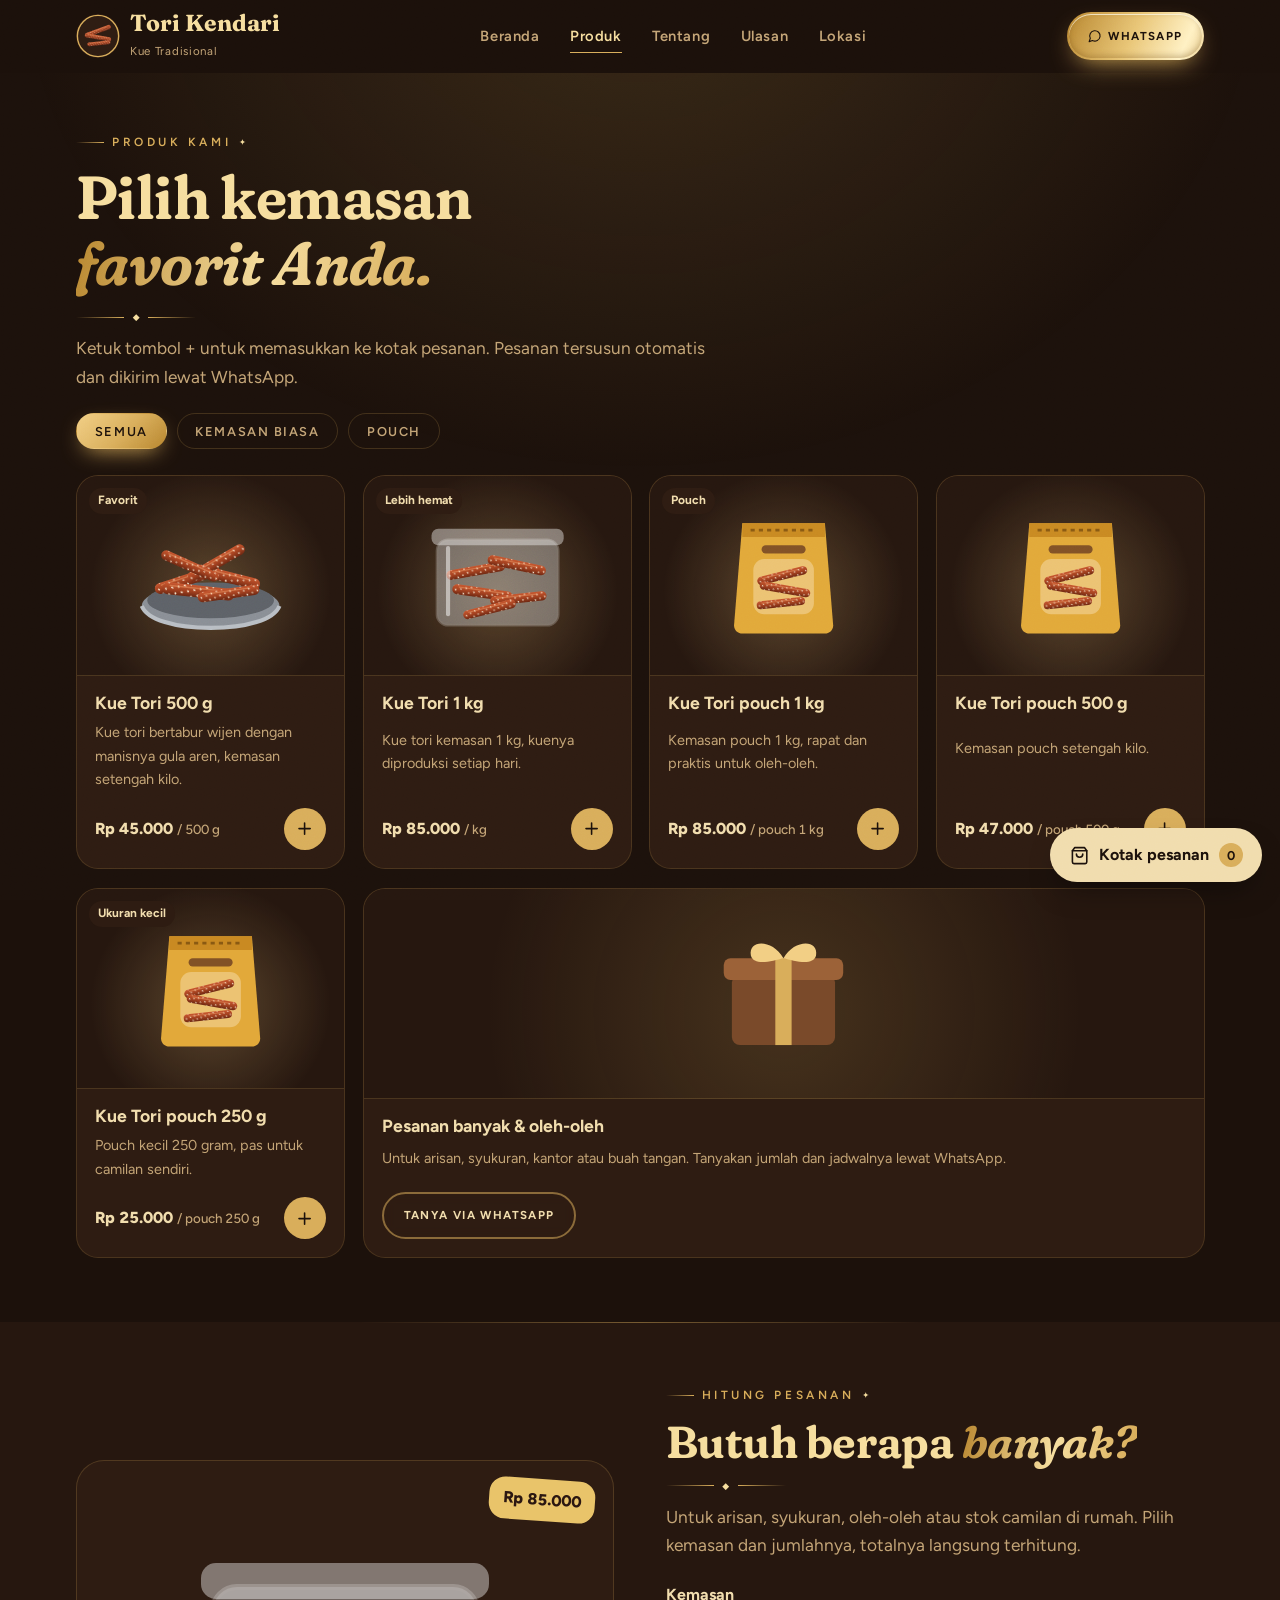
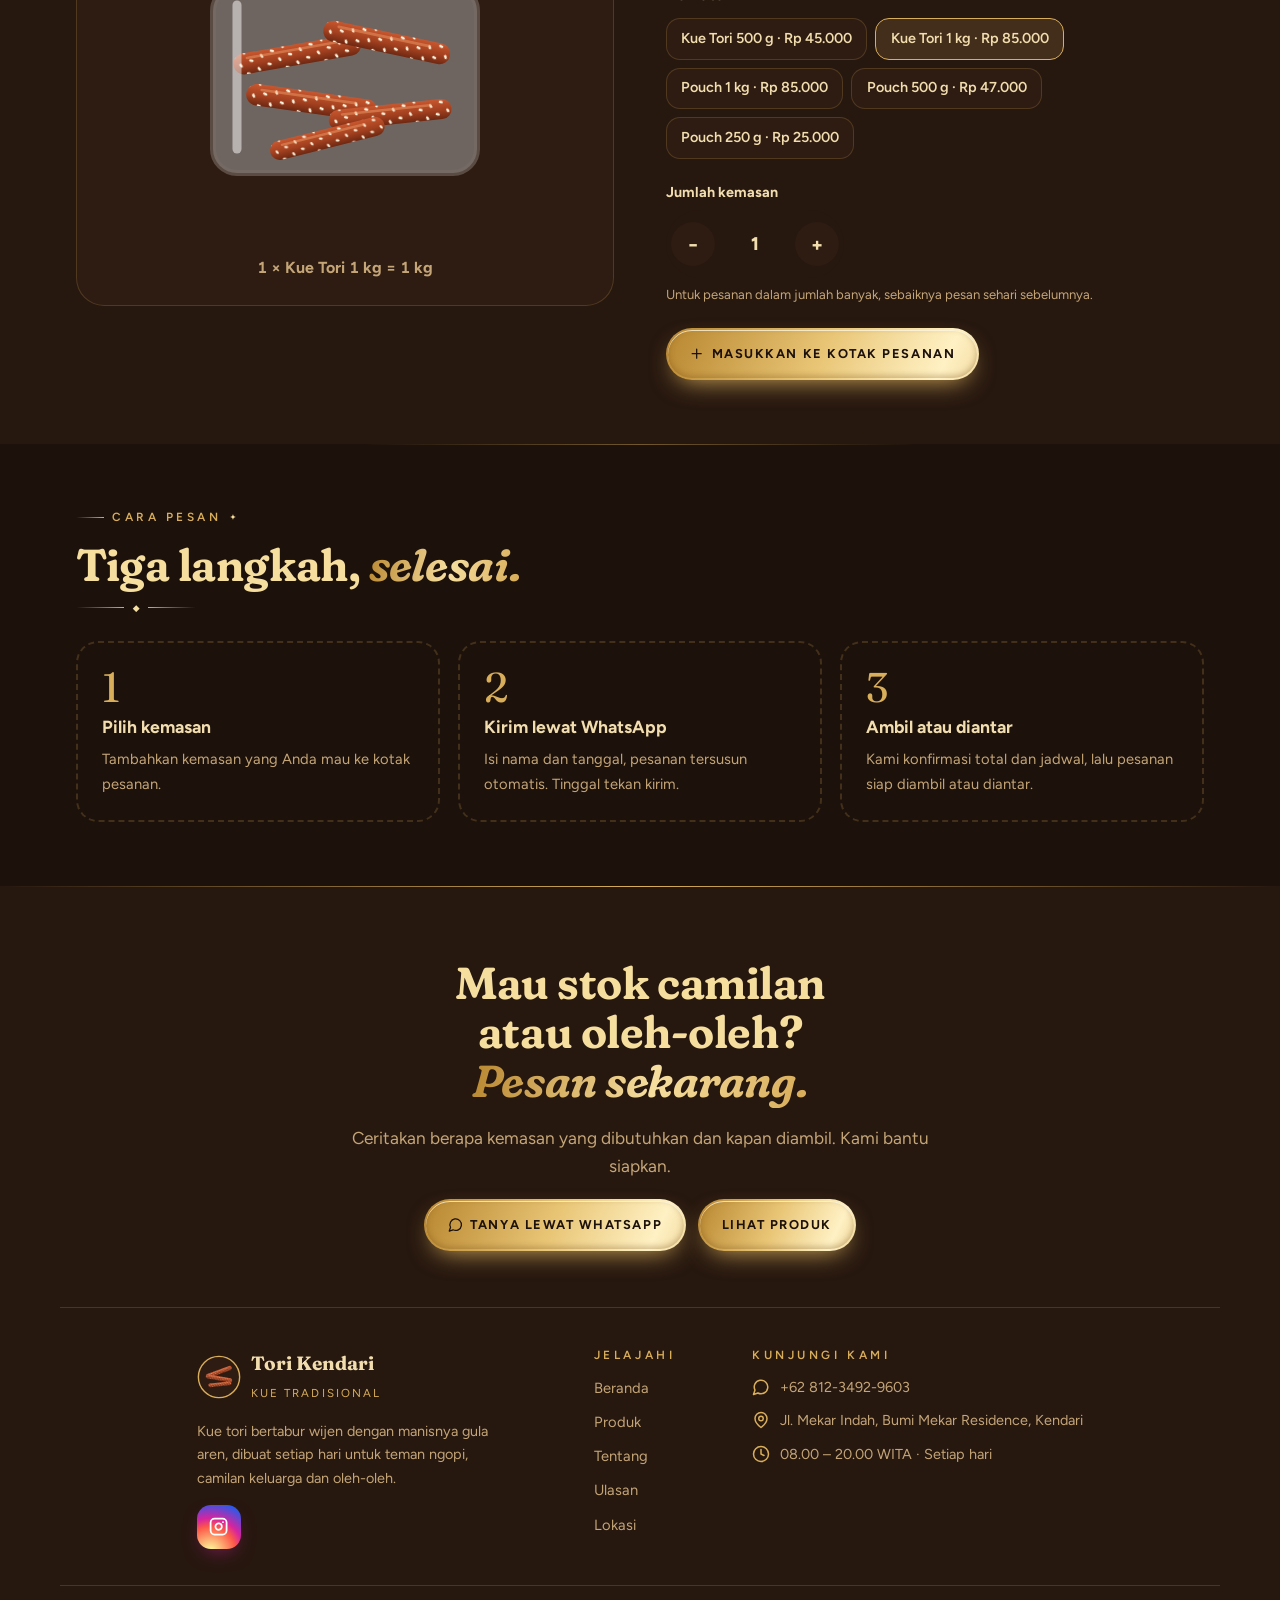
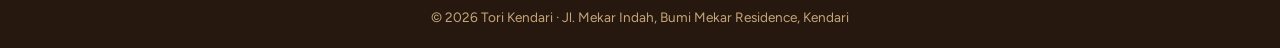
<file: pesan.html>
<!doctype html>
<html lang="id">
<head>
<meta charset="utf-8">
<meta name="viewport" content="width=device-width,initial-scale=1">
<title>Hitung Pesanan · Tori Kendari</title>
<meta http-equiv="refresh" content="0; url=produk.html#hitung">
<link rel="canonical" href="https://tori-kendari.vercel.app/produk.html">
<script>location.replace("produk.html#hitung")</script>
<style>body{margin:0;background:#1C110B;color:#F1DDAE;font-family:system-ui,sans-serif;display:grid;place-items:center;min-height:100vh}a{color:#D9AE5B}</style>
</head>
<body><p>Halaman ini sudah pindah ke <a href="produk.html#hitung">Produk</a>.</p></body>
</html>
</file>
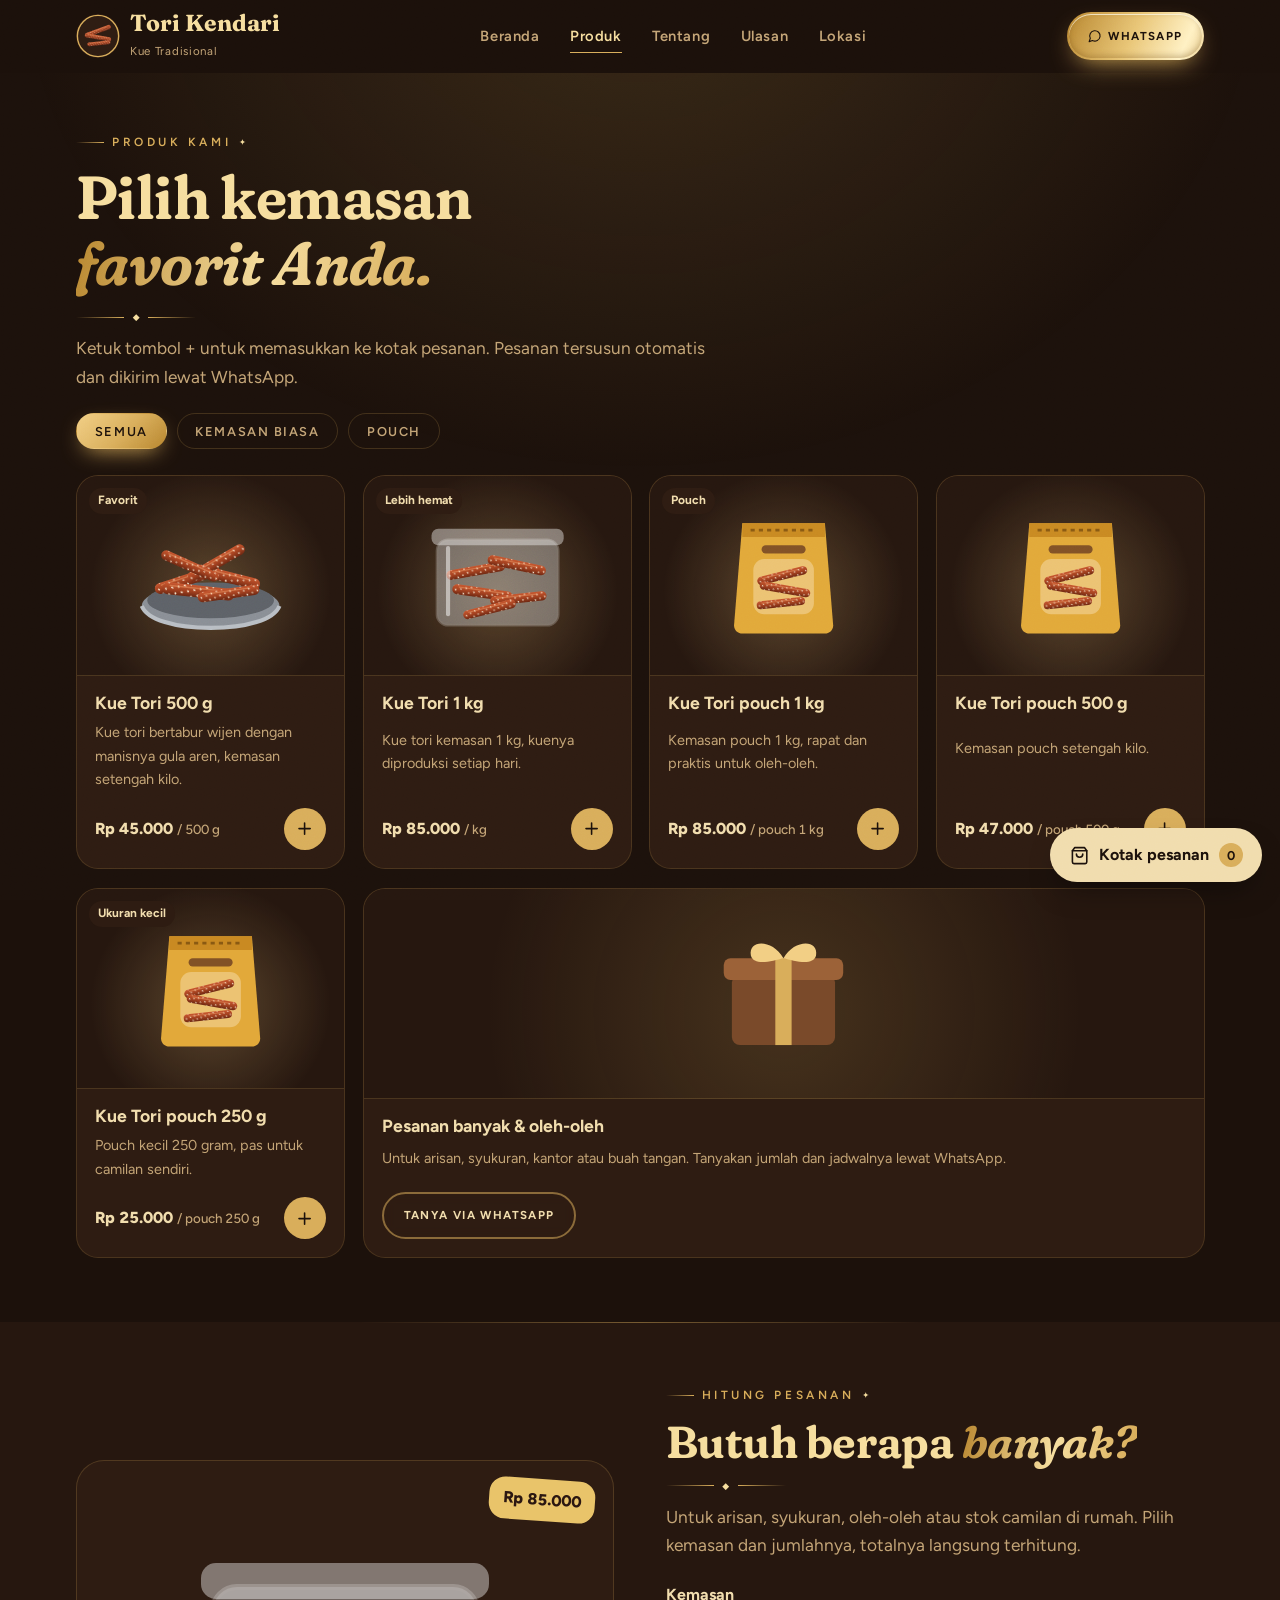
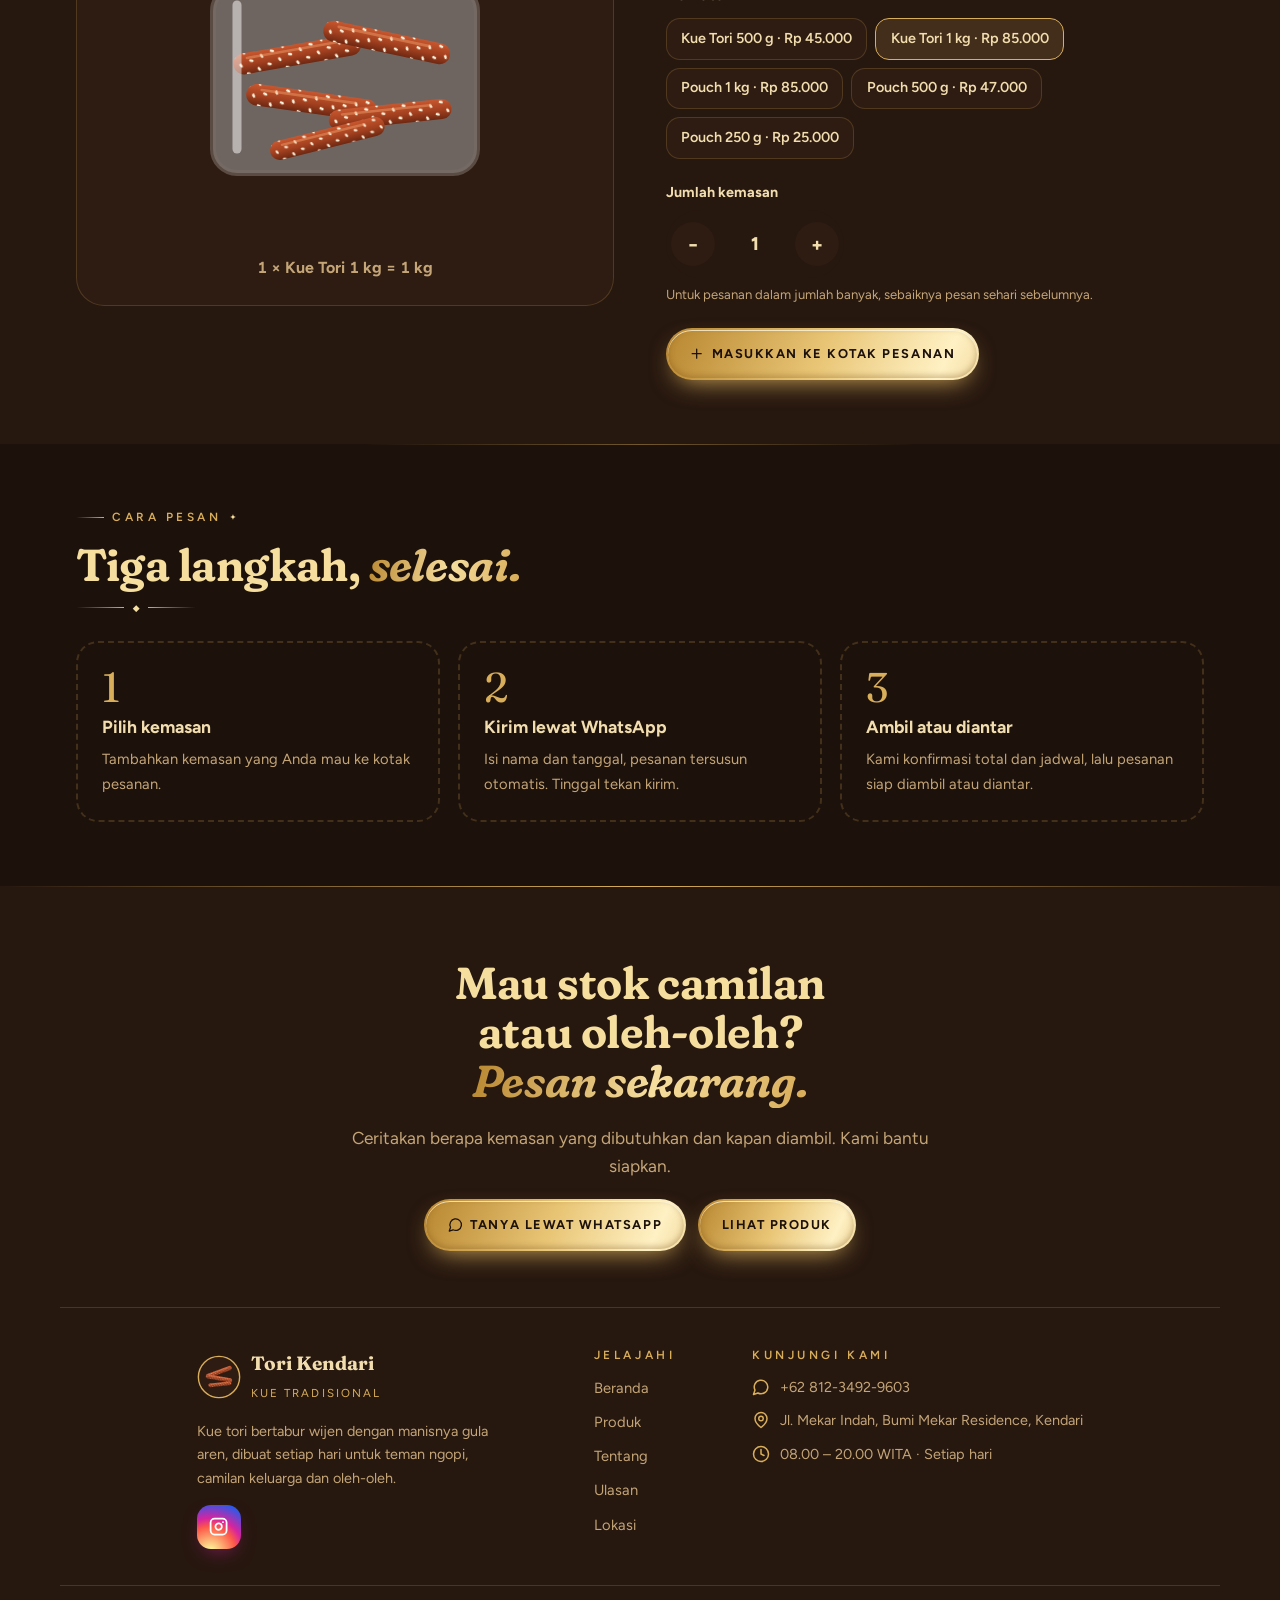
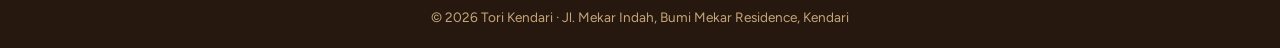
<file: produk.html>
<!doctype html>
<html lang="id">
<head>
<meta charset="utf-8">
<meta name="viewport" content="width=device-width,initial-scale=1,viewport-fit=cover">
<title>Pilih Kue Tori Favoritmu · Tori Kendari</title>
<meta name="claude:viewport-fit-sides" content="cover">
<meta name="description" content="Pouch 250 g Rp25.000 sampai 1 kg Rp85.000. Kue tori renyah bertabur wijen, pas untuk camilan, hampers dan oleh-oleh. Pesan lewat WhatsApp!">
<meta property="og:type" content="website">
<meta property="og:site_name" content="Tori Kendari">
<meta property="og:locale" content="id_ID">
<meta property="og:url" content="https://tori-kendari.vercel.app/produk.html">
<meta property="og:title" content="Pilih Kue Tori Favoritmu · Tori Kendari">
<meta property="og:description" content="Pouch 250 g Rp25.000 sampai 1 kg Rp85.000. Kue tori renyah bertabur wijen, pas untuk camilan, hampers dan oleh-oleh. Pesan lewat WhatsApp!">
<meta property="og:image" content="https://tori-kendari.vercel.app/og.jpg">
<meta property="og:image:width" content="1200">
<meta property="og:image:height" content="630">
<meta property="og:image:alt" content="Kue tori renyah bertabur wijen dari Tori Kendari">
<meta name="twitter:card" content="summary_large_image">
<meta name="twitter:title" content="Pilih Kue Tori Favoritmu · Tori Kendari">
<meta name="twitter:description" content="Pouch 250 g Rp25.000 sampai 1 kg Rp85.000. Kue tori renyah bertabur wijen, pas untuk camilan, hampers dan oleh-oleh. Pesan lewat WhatsApp!">
<meta name="twitter:image" content="https://tori-kendari.vercel.app/og.jpg">
<meta name="theme-color" content="#1C110B">
<link rel="icon" href="favicon.svg" type="image/svg+xml">
<link rel="preconnect" href="https://fonts.googleapis.com">
<link rel="preconnect" href="https://fonts.gstatic.com" crossorigin>
<link rel="stylesheet" href="https://fonts.googleapis.com/css2?family=Caveat:wght@500;700&family=Figtree:wght@400;500;600;700;800&family=Fraunces:ital,opsz,wght,SOFT@0,9..144,500..700,100;1,9..144,500..700,100&display=swap">
<link rel="stylesheet" href="style.css">
</head>
<body data-page="produk">


<!-- Ilustrasi (dipakai ulang lewat <use>) -->
<svg width="0" height="0" style="position:absolute" aria-hidden="true">
  <defs>
    <pattern id="wijen" width="14" height="10" patternUnits="userSpaceOnUse" patternTransform="rotate(20)">
      <ellipse cx="3" cy="3" rx="1.7" ry="1" fill="#FFF3DC"/>
      <ellipse cx="10" cy="8" rx="1.7" ry="1" fill="#FFF3DC" transform="rotate(40 10 8)"/>
    </pattern>
    <linearGradient id="kulit" x1="0" y1="0" x2="0" y2="1">
      <stop offset="0" stop-color="#C8572F"/><stop offset=".55" stop-color="#A2401F"/><stop offset="1" stop-color="#6E2812"/>
    </linearGradient>
    <symbol id="stik" viewBox="0 0 100 20">
      <rect x="1" y="2" width="98" height="16" rx="8" fill="url(#kulit)"/>
      <rect x="1" y="2" width="98" height="16" rx="8" fill="url(#wijen)"/>
      <path d="M12 6h70" stroke="#F2A36E" stroke-width="2" stroke-linecap="round" opacity=".45"/>
    </symbol>
    <symbol id="i-tori" viewBox="0 0 120 120">
      <ellipse cx="60" cy="82" rx="50" ry="16" fill="#8A8F96"/>
      <ellipse cx="60" cy="78" rx="46" ry="13" fill="#5E6268"/>
      <use href="#stik" x="18" y="58" width="50" height="10" transform="rotate(-18 43 63)"/>
      <use href="#stik" x="46" y="56" width="52" height="10" transform="rotate(14 72 61)"/>
      <use href="#stik" x="24" y="66" width="54" height="11" transform="rotate(6 51 71)"/>
      <use href="#stik" x="40" y="46" width="48" height="10" transform="rotate(-30 64 51)"/>
      <use href="#stik" x="22" y="48" width="46" height="10" transform="rotate(24 45 53)"/>
      <use href="#stik" x="50" y="68" width="46" height="10" transform="rotate(-8 73 73)"/>
      <path d="M10 82c4 10 24 16 50 16s46-6 50-16" fill="none" stroke="#B9BEC4" stroke-width="3"/>
    </symbol>
    <symbol id="i-kotak" viewBox="0 0 120 120">
      <rect x="16" y="34" width="88" height="62" rx="8" fill="#E9EEF2" opacity=".35" stroke="#FFFFFF" stroke-opacity=".6" stroke-width="2"/>
      <use href="#stik" x="22" y="52" width="44" height="9" transform="rotate(-10 44 56)"/>
      <use href="#stik" x="52" y="48" width="44" height="9" transform="rotate(12 74 52)"/>
      <use href="#stik" x="26" y="68" width="46" height="9" transform="rotate(8 49 72)"/>
      <use href="#stik" x="54" y="72" width="42" height="9" transform="rotate(-6 75 76)"/>
      <use href="#stik" x="34" y="80" width="40" height="9" transform="rotate(-14 54 84)"/>
      <rect x="12" y="26" width="96" height="12" rx="5" fill="#FFFFFF" opacity=".4"/>
      <path d="M24 40v48" stroke="#fff" stroke-width="3" stroke-linecap="round" opacity=".5"/>
    </symbol>
    <symbol id="i-hadiah" viewBox="0 0 120 120">
      <rect x="22" y="46" width="76" height="52" rx="6" fill="#7A4A2A"/>
      <rect x="16" y="34" width="88" height="16" rx="5" fill="#9C6238"/>
      <rect x="54" y="34" width="12" height="64" fill="#D9AE5B"/>
      <path d="M60 34c-8-14-26-14-24-2 2 8 16 4 24 2zM60 34c8-14 26-14 24-2-2 8-16 4-24 2z" fill="#F2CF85"/>
    </symbol>
    <symbol id="i-pouch" viewBox="0 0 120 120">
      <path d="M30 22h60l6 74c0 4-3 6-6 6H30c-3 0-6-2-6-6z" fill="#E2A93A"/>
      <path d="M30 22h60v10H30z" fill="#C98A22"/>
      <path d="M36 27h48" stroke="#8A5A12" stroke-width="2" stroke-dasharray="3 3"/>
      <rect x="38" y="48" width="44" height="40" rx="8" fill="#FFF3DC" opacity=".35"/>
      <use href="#stik" x="40" y="56" width="38" height="8" transform="rotate(-14 59 60)"/>
      <use href="#stik" x="42" y="66" width="38" height="8" transform="rotate(10 61 70)"/>
      <use href="#stik" x="40" y="76" width="36" height="8" transform="rotate(-6 58 80)"/>
      <rect x="44" y="38" width="32" height="6" rx="3" fill="#5A2E1E" opacity=".7"/>
    </symbol>
    <symbol id="i-mark" viewBox="0 0 48 48">
      <circle cx="24" cy="24" r="24" fill="#2E1C12"/>
      <circle cx="24" cy="24" r="22.5" fill="none" stroke="#D9AE5B" stroke-width="1.5"/>
      <use href="#stik" x="9" y="15" width="30" height="7" transform="rotate(-20 24 18)"/>
      <use href="#stik" x="9" y="22" width="30" height="7" transform="rotate(10 24 25)"/>
      <use href="#stik" x="12" y="29" width="26" height="6" transform="rotate(-6 25 32)"/>
    </symbol>
  </defs>
</svg>

<header class="top" id="top">
  <div class="wrap bar">
    <a class="brand" href="index.html" aria-label="Tori Kendari, ke beranda">
      <svg class="brand-mark" aria-hidden="true"><use href="#i-mark"/></svg>
      <span><span class="brand-name">Tori Kendari</span><span class="brand-sub">Kue Tradisional</span></span>
    </a>
    <nav class="links" aria-label="Navigasi utama">
      <a href="index.html" data-page="index">Beranda</a>
      <a href="produk.html" data-page="produk">Produk</a>
      <a href="tentang.html" data-page="tentang">Tentang</a>
      <a href="ulasan.html" data-page="ulasan">Ulasan</a>
      <a href="lokasi.html" data-page="lokasi">Lokasi</a>
    </nav>
    <div class="top-actions">
      <a class="btn btn-rasp btn-sm wa-link" href="#" target="_blank" rel="noopener">
        <svg class="lc" viewBox="0 0 24 24" aria-hidden="true"><path d="M7.9 20A9 9 0 1 0 4 16.1L2 22Z"/></svg><span>WhatsApp</span>
      </a>
      <button class="menu-btn" id="menuBtn" aria-expanded="false" aria-controls="mnav" aria-label="Buka menu">
        <svg class="lc" viewBox="0 0 24 24" aria-hidden="true"><path d="M4 6h16M4 12h16M4 18h16"/></svg>
      </button>
    </div>
  </div>
  <nav class="wrap mnav" id="mnav" aria-label="Menu ponsel">
    <a href="index.html" data-page="index">Beranda</a><a href="produk.html" data-page="produk">Produk</a><a href="tentang.html" data-page="tentang">Tentang</a><a href="ulasan.html" data-page="ulasan">Ulasan</a><a href="lokasi.html" data-page="lokasi">Lokasi</a>
  </nav>
</header>

<main>
<section class="page-first menu" id="menu">
  <div class="wrap">
    <div class="sec-head reveal">
      <span class="eyebrow">Produk kami</span>
      <h1>Pilih kemasan <span class="rasp">favorit Anda.</span></h1>
      <p class="lead">Ketuk tombol + untuk memasukkan ke kotak pesanan. Pesanan tersusun otomatis dan dikirim lewat WhatsApp.</p>
    </div>
    <div class="filter reveal" role="group" aria-label="Saring produk">
      <button type="button" class="on" data-f="semua" aria-pressed="true">Semua</button><button type="button" data-f="biasa" aria-pressed="false">Kemasan biasa</button><button type="button" data-f="pouch" aria-pressed="false">Pouch</button>
    </div>
    <div class="grid grid-produk" id="grid"></div>
  </div>
</section>

<section class="builder" id="hitung">
  <div class="wrap b-grid">
    <div class="b-preview reveal" aria-hidden="true">
      <span class="sum" id="bPrice">Rp 85.000</span>
      <svg viewBox="0 0 120 120" class="b-cake" id="bArt"><use href="#i-kotak"/></svg>
      <span class="b-weight" id="bWeight">1 kg</span>
    </div>

    <form class="b-form reveal" id="builder" novalidate>
      <div class="sec-head" style="margin-bottom:0">
      <span class="eyebrow">Hitung pesanan</span>
        <h2>Butuh berapa <span class="rasp">banyak?</span></h2>
        <p class="lead">Untuk arisan, syukuran, oleh-oleh atau stok camilan di rumah. Pilih kemasan dan jumlahnya, totalnya langsung terhitung.</p>
      </div>
      <fieldset>
        <legend>Kemasan</legend>
        <div class="opts" id="optKemasan"></div>
      </fieldset>
      <div class="field">
        <label for="bJumlah">Jumlah kemasan</label>
        <div class="qtyctl big">
          <button type="button" id="bMin" aria-label="Kurangi jumlah">−</button>
          <input id="bJumlah" type="number" min="1" max="200" value="1" inputmode="numeric">
          <button type="button" id="bPlus" aria-label="Tambah jumlah">+</button>
        </div>
        <span class="hint">Untuk pesanan dalam jumlah banyak, sebaiknya pesan sehari sebelumnya.</span>
      </div>
      <div class="ctas">
        <button class="btn btn-rasp" type="submit" id="bAdd">
          <svg class="lc" viewBox="0 0 24 24" aria-hidden="true"><path d="M12 5v14M5 12h14"/></svg>Masukkan ke kotak pesanan
        </button>
      </div>
    </form>
  </div>
</section>

<section class="steps-sec">
  <div class="wrap">
    <div class="sec-head reveal"><span class="eyebrow">Cara pesan</span><h2>Tiga langkah, <span class="rasp">selesai.</span></h2></div>
    <div class="steps reveal" aria-label="Cara memesan">
      <div class="step"><h3>Pilih kemasan</h3><p>Tambahkan kemasan yang Anda mau ke kotak pesanan.</p></div>
      <div class="step"><h3>Kirim lewat WhatsApp</h3><p>Isi nama dan tanggal, pesanan tersusun otomatis. Tinggal tekan kirim.</p></div>
      <div class="step"><h3>Ambil atau diantar</h3><p>Kami konfirmasi total dan jadwal, lalu pesanan siap diambil atau diantar.</p></div>
    </div>
  </div>
</section>
</main>

<footer>
  <div class="wrap fcta reveal">
    <h2>Mau stok camilan atau oleh-oleh? <span class="rasp">Pesan sekarang.</span></h2>
    <p class="lead">Ceritakan berapa kemasan yang dibutuhkan dan kapan diambil. Kami bantu siapkan.</p>
    <div class="ctas" style="justify-content:center">
      <a class="btn btn-rasp wa-link" href="#" target="_blank" rel="noopener"><svg class="lc" viewBox="0 0 24 24" aria-hidden="true"><path d="M7.9 20A9 9 0 1 0 4 16.1L2 22Z"/></svg>Tanya lewat WhatsApp</a>
      <a class="btn btn-rasp" href="produk.html">Lihat produk</a>
    </div>
  </div>
  <div class="wrap fcols">
    <div class="fbrand">
      <a class="fbrand-logo" href="index.html"><svg width="44" height="44" aria-hidden="true"><use href="#i-mark"/></svg><span><b>Tori Kendari</b><small>Kue Tradisional</small></span></a>
      <p>Kue tori bertabur wijen dengan manisnya gula aren, dibuat setiap hari untuk teman ngopi, camilan keluarga dan oleh-oleh.</p>
      <div class="socials fsoc">
        <a id="igLink" class="so-ig" href="#" target="_blank" rel="noopener" aria-label="Instagram"><svg class="lc" viewBox="0 0 24 24"><rect x="2" y="2" width="20" height="20" rx="5"/><path d="M16 11.37A4 4 0 1 1 12.63 8 4 4 0 0 1 16 11.37z"/><path d="M17.5 6.5h.01"/></svg></a>
      </div>
    </div>
    <div class="fcol">
      <h4>Jelajahi</h4>
      <a href="index.html">Beranda</a><a href="produk.html">Produk</a><a href="tentang.html">Tentang</a><a href="ulasan.html">Ulasan</a><a href="lokasi.html">Lokasi</a>
    </div>
    <div class="fcol">
      <h4>Kunjungi kami</h4>
      <span class="fi"><svg class="lc" viewBox="0 0 24 24" aria-hidden="true"><path d="M7.9 20A9 9 0 1 0 4 16.1L2 22Z"/></svg>+62 812-3492-9603</span>
      <span class="fi"><svg class="lc" viewBox="0 0 24 24" aria-hidden="true"><path d="M20 10c0 6-8 12-8 12s-8-6-8-12a8 8 0 0 1 16 0Z"/><circle cx="12" cy="10" r="3"/></svg>Jl. Mekar Indah, Bumi Mekar Residence, Kendari</span>
      <span class="fi"><svg class="lc" viewBox="0 0 24 24" aria-hidden="true"><circle cx="12" cy="12" r="10"/><path d="M12 6v6l4 2"/></svg>08.00 – 20.00 WITA · Setiap hari</span>
    </div>
  </div>
  <div class="wrap fbottom"><p class="copy">© <span id="year">2026</span> Tori Kendari · Jl. Mekar Indah, Bumi Mekar Residence, Kendari</p></div>
</footer>

<button class="cart-fab" id="cartFab" type="button" aria-controls="drawer">
  <svg class="lc" viewBox="0 0 24 24" aria-hidden="true"><path d="M6 2 3 6v14a2 2 0 0 0 2 2h14a2 2 0 0 0 2-2V6l-3-4Z"/><path d="M3 6h18"/><path d="M16 10a4 4 0 0 1-8 0"/></svg>
  <span class="lbl">Kotak pesanan</span><span class="count" id="cartCount">0</span>
</button>
<div class="scrim" id="scrim"></div>
<aside class="drawer" id="drawer" aria-label="Kotak pesanan" aria-hidden="true">
  <div class="d-head">
    <h3>Kotak pesanan</h3>
    <button class="x" type="button" id="closeCart" aria-label="Tutup kotak pesanan"><svg class="lc" viewBox="0 0 24 24"><path d="M18 6 6 18M6 6l12 12"/></svg></button>
  </div>
  <div class="d-body">
    <div class="lines" id="lines"></div>
    <div class="total"><span>Perkiraan total</span><span id="total">Rp 0</span></div>
    <form id="orderForm" class="b-form" style="gap:12px" novalidate>
      <div class="field"><label for="oNama">Nama</label><input id="oNama" autocomplete="name" placeholder="Nama pemesan"></div>
      <div class="two">
        <div class="field"><label for="oTgl">Tanggal</label><input id="oTgl" type="date"></div>
        <div class="field"><label for="oJam">Jam</label><input id="oJam" type="time" value="10:00"></div>
      </div>
      <div class="field"><label for="oCara">Pengambilan</label>
        <select id="oCara"><option>Ambil di toko</option><option>Diantar</option></select>
      </div>
      <div class="field" id="alamatWrap" hidden><label for="oAlamat">Alamat antar</label><input id="oAlamat" placeholder="Jalan, kelurahan, patokan"></div>
      <div class="field"><label for="oCatatan">Catatan</label><textarea id="oCatatan" rows="2" placeholder="Misal: untuk oleh-oleh, minta dikemas terpisah"></textarea></div>
    </form>
  </div>
  <div class="d-foot">
    <a class="btn btn-rasp" id="sendWa" href="#" target="_blank" rel="noopener"><svg class="lc" viewBox="0 0 24 24" aria-hidden="true"><path d="M7.9 20A9 9 0 1 0 4 16.1L2 22Z"/></svg>Kirim pesanan lewat WhatsApp</a>
    <span class="hint" style="text-align:center">Pesan terbuka di WhatsApp. Belum ada yang terkirim sampai Anda menekan kirim di sana.</span>
  </div>
</aside>

<script src="app.js"></script>
</body>
</html>
</file>
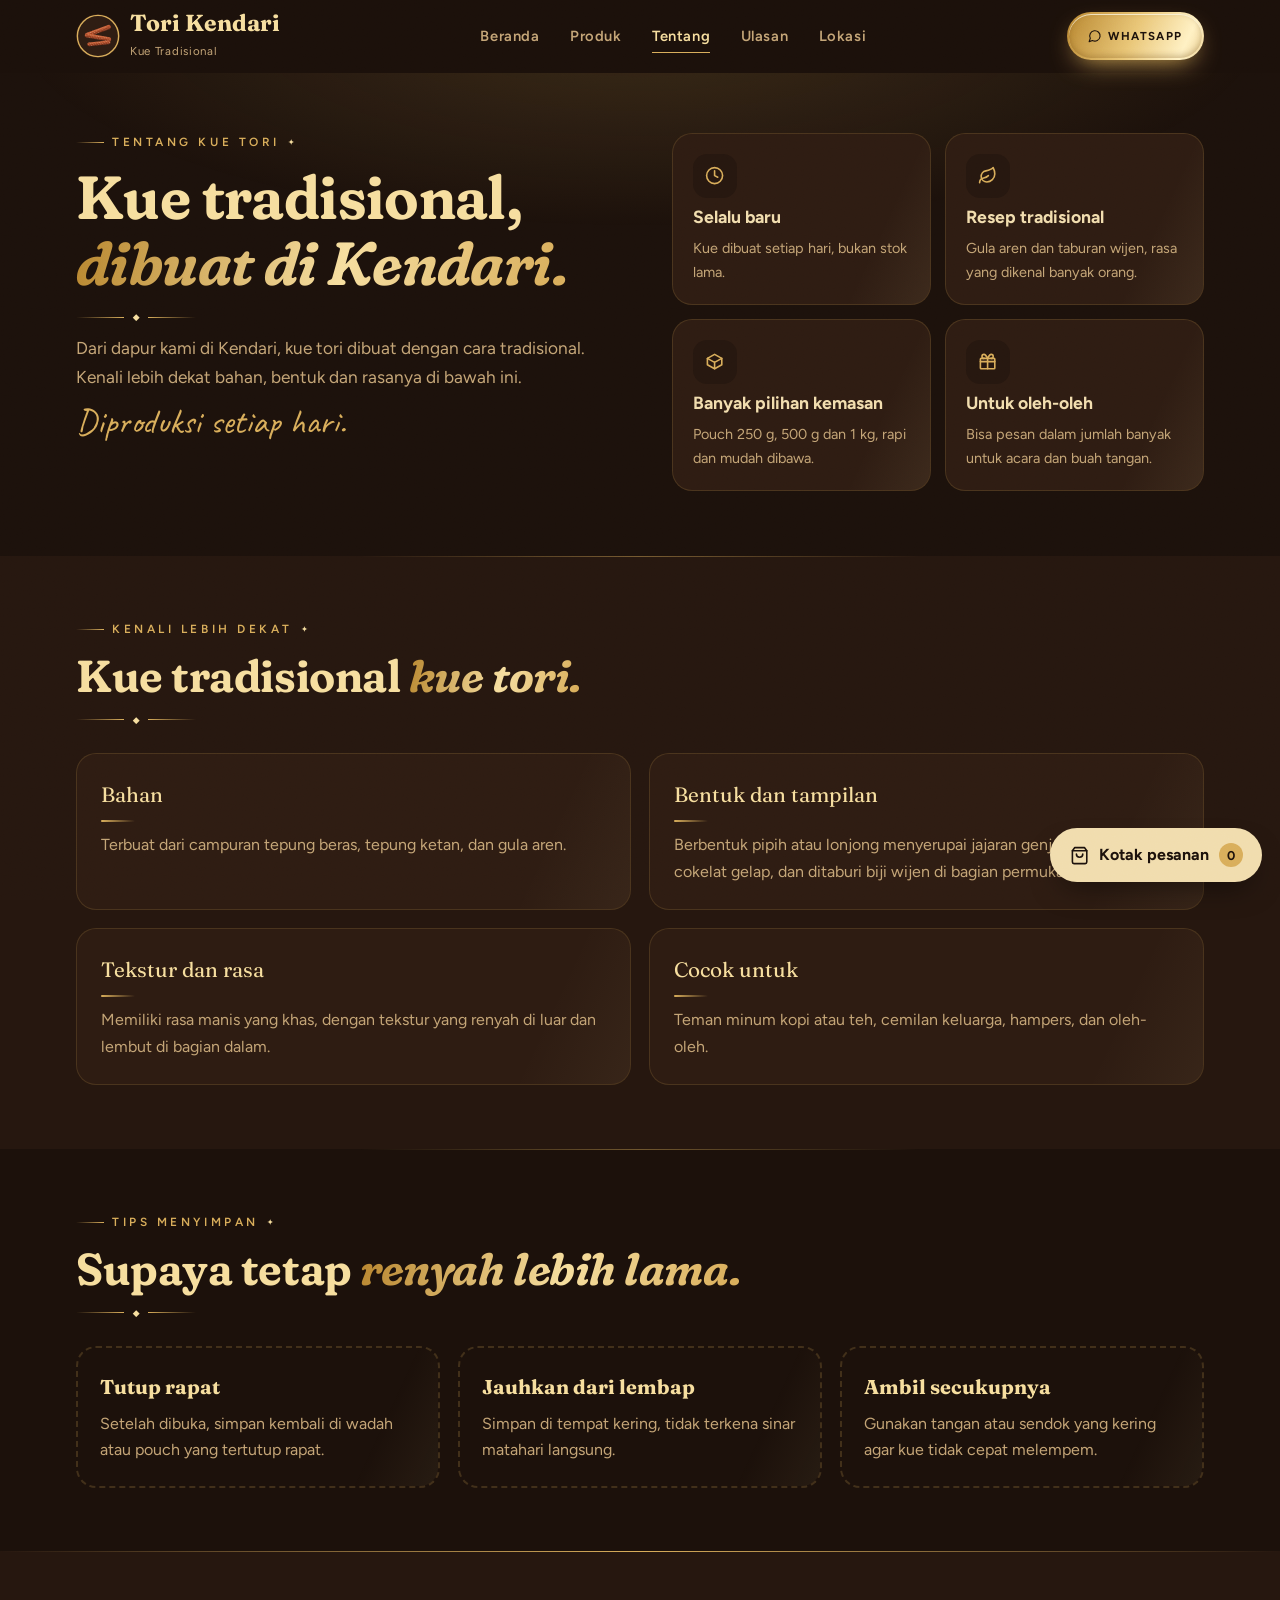
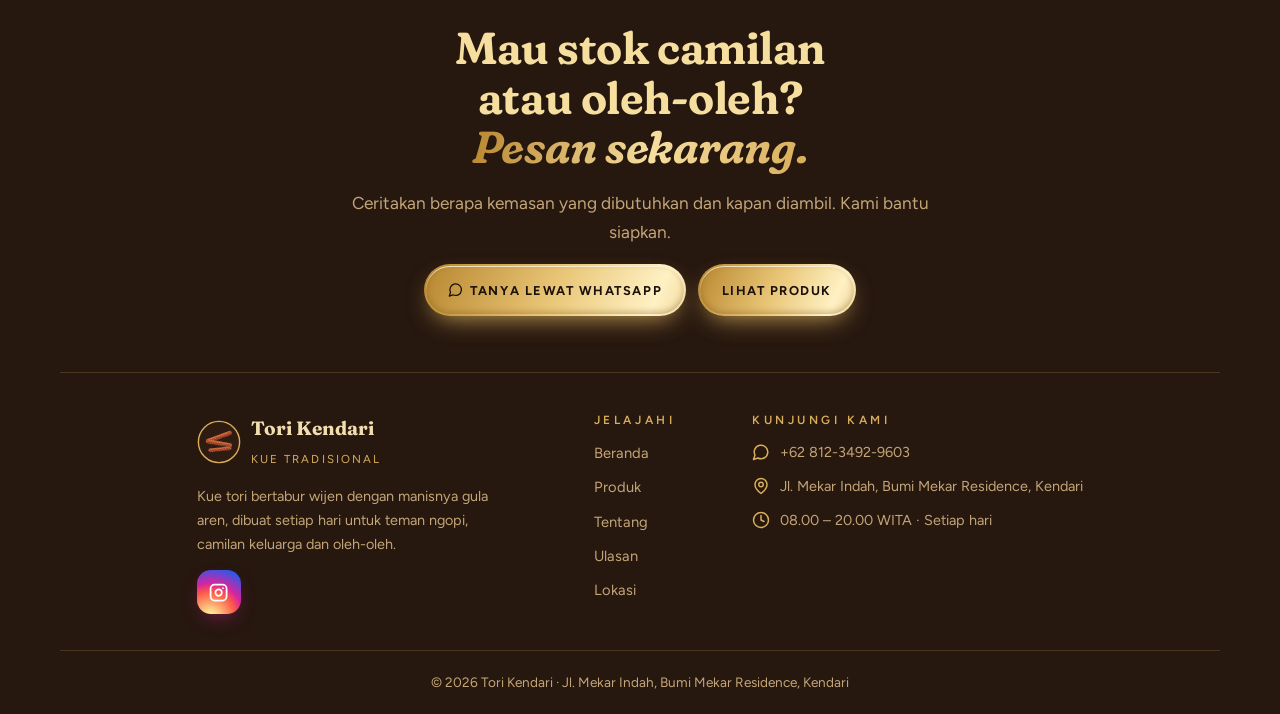
<file: tentang.html>
<!doctype html>
<html lang="id">
<head>
<meta charset="utf-8">
<meta name="viewport" content="width=device-width,initial-scale=1,viewport-fit=cover">
<title>Kenali Kue Tori · Tori Kendari</title>
<meta name="claude:viewport-fit-sides" content="cover">
<meta name="description" content="Kue tradisional bertabur wijen dengan manisnya gula aren, renyah di luar dan lembut di dalam. Teman ngopi, camilan keluarga dan oleh-oleh khas Kendari.">
<meta property="og:type" content="website">
<meta property="og:site_name" content="Tori Kendari">
<meta property="og:locale" content="id_ID">
<meta property="og:url" content="https://tori-kendari.vercel.app/tentang.html">
<meta property="og:title" content="Kenali Kue Tori · Tori Kendari">
<meta property="og:description" content="Kue tradisional bertabur wijen dengan manisnya gula aren, renyah di luar dan lembut di dalam. Teman ngopi, camilan keluarga dan oleh-oleh khas Kendari.">
<meta property="og:image" content="https://tori-kendari.vercel.app/og.jpg">
<meta property="og:image:width" content="1200">
<meta property="og:image:height" content="630">
<meta property="og:image:alt" content="Kue tori renyah bertabur wijen dari Tori Kendari">
<meta name="twitter:card" content="summary_large_image">
<meta name="twitter:title" content="Kenali Kue Tori · Tori Kendari">
<meta name="twitter:description" content="Kue tradisional bertabur wijen dengan manisnya gula aren, renyah di luar dan lembut di dalam. Teman ngopi, camilan keluarga dan oleh-oleh khas Kendari.">
<meta name="twitter:image" content="https://tori-kendari.vercel.app/og.jpg">
<meta name="theme-color" content="#1C110B">
<link rel="icon" href="favicon.svg" type="image/svg+xml">
<link rel="preconnect" href="https://fonts.googleapis.com">
<link rel="preconnect" href="https://fonts.gstatic.com" crossorigin>
<link rel="stylesheet" href="https://fonts.googleapis.com/css2?family=Caveat:wght@500;700&family=Figtree:wght@400;500;600;700;800&family=Fraunces:ital,opsz,wght,SOFT@0,9..144,500..700,100;1,9..144,500..700,100&display=swap">
<link rel="stylesheet" href="style.css">
</head>
<body data-page="tentang">


<!-- Ilustrasi (dipakai ulang lewat <use>) -->
<svg width="0" height="0" style="position:absolute" aria-hidden="true">
  <defs>
    <pattern id="wijen" width="14" height="10" patternUnits="userSpaceOnUse" patternTransform="rotate(20)">
      <ellipse cx="3" cy="3" rx="1.7" ry="1" fill="#FFF3DC"/>
      <ellipse cx="10" cy="8" rx="1.7" ry="1" fill="#FFF3DC" transform="rotate(40 10 8)"/>
    </pattern>
    <linearGradient id="kulit" x1="0" y1="0" x2="0" y2="1">
      <stop offset="0" stop-color="#C8572F"/><stop offset=".55" stop-color="#A2401F"/><stop offset="1" stop-color="#6E2812"/>
    </linearGradient>
    <symbol id="stik" viewBox="0 0 100 20">
      <rect x="1" y="2" width="98" height="16" rx="8" fill="url(#kulit)"/>
      <rect x="1" y="2" width="98" height="16" rx="8" fill="url(#wijen)"/>
      <path d="M12 6h70" stroke="#F2A36E" stroke-width="2" stroke-linecap="round" opacity=".45"/>
    </symbol>
    <symbol id="i-tori" viewBox="0 0 120 120">
      <ellipse cx="60" cy="82" rx="50" ry="16" fill="#8A8F96"/>
      <ellipse cx="60" cy="78" rx="46" ry="13" fill="#5E6268"/>
      <use href="#stik" x="18" y="58" width="50" height="10" transform="rotate(-18 43 63)"/>
      <use href="#stik" x="46" y="56" width="52" height="10" transform="rotate(14 72 61)"/>
      <use href="#stik" x="24" y="66" width="54" height="11" transform="rotate(6 51 71)"/>
      <use href="#stik" x="40" y="46" width="48" height="10" transform="rotate(-30 64 51)"/>
      <use href="#stik" x="22" y="48" width="46" height="10" transform="rotate(24 45 53)"/>
      <use href="#stik" x="50" y="68" width="46" height="10" transform="rotate(-8 73 73)"/>
      <path d="M10 82c4 10 24 16 50 16s46-6 50-16" fill="none" stroke="#B9BEC4" stroke-width="3"/>
    </symbol>
    <symbol id="i-kotak" viewBox="0 0 120 120">
      <rect x="16" y="34" width="88" height="62" rx="8" fill="#E9EEF2" opacity=".35" stroke="#FFFFFF" stroke-opacity=".6" stroke-width="2"/>
      <use href="#stik" x="22" y="52" width="44" height="9" transform="rotate(-10 44 56)"/>
      <use href="#stik" x="52" y="48" width="44" height="9" transform="rotate(12 74 52)"/>
      <use href="#stik" x="26" y="68" width="46" height="9" transform="rotate(8 49 72)"/>
      <use href="#stik" x="54" y="72" width="42" height="9" transform="rotate(-6 75 76)"/>
      <use href="#stik" x="34" y="80" width="40" height="9" transform="rotate(-14 54 84)"/>
      <rect x="12" y="26" width="96" height="12" rx="5" fill="#FFFFFF" opacity=".4"/>
      <path d="M24 40v48" stroke="#fff" stroke-width="3" stroke-linecap="round" opacity=".5"/>
    </symbol>
    <symbol id="i-hadiah" viewBox="0 0 120 120">
      <rect x="22" y="46" width="76" height="52" rx="6" fill="#7A4A2A"/>
      <rect x="16" y="34" width="88" height="16" rx="5" fill="#9C6238"/>
      <rect x="54" y="34" width="12" height="64" fill="#D9AE5B"/>
      <path d="M60 34c-8-14-26-14-24-2 2 8 16 4 24 2zM60 34c8-14 26-14 24-2-2 8-16 4-24 2z" fill="#F2CF85"/>
    </symbol>
    <symbol id="i-pouch" viewBox="0 0 120 120">
      <path d="M30 22h60l6 74c0 4-3 6-6 6H30c-3 0-6-2-6-6z" fill="#E2A93A"/>
      <path d="M30 22h60v10H30z" fill="#C98A22"/>
      <path d="M36 27h48" stroke="#8A5A12" stroke-width="2" stroke-dasharray="3 3"/>
      <rect x="38" y="48" width="44" height="40" rx="8" fill="#FFF3DC" opacity=".35"/>
      <use href="#stik" x="40" y="56" width="38" height="8" transform="rotate(-14 59 60)"/>
      <use href="#stik" x="42" y="66" width="38" height="8" transform="rotate(10 61 70)"/>
      <use href="#stik" x="40" y="76" width="36" height="8" transform="rotate(-6 58 80)"/>
      <rect x="44" y="38" width="32" height="6" rx="3" fill="#5A2E1E" opacity=".7"/>
    </symbol>
    <symbol id="i-mark" viewBox="0 0 48 48">
      <circle cx="24" cy="24" r="24" fill="#2E1C12"/>
      <circle cx="24" cy="24" r="22.5" fill="none" stroke="#D9AE5B" stroke-width="1.5"/>
      <use href="#stik" x="9" y="15" width="30" height="7" transform="rotate(-20 24 18)"/>
      <use href="#stik" x="9" y="22" width="30" height="7" transform="rotate(10 24 25)"/>
      <use href="#stik" x="12" y="29" width="26" height="6" transform="rotate(-6 25 32)"/>
    </symbol>
  </defs>
</svg>

<header class="top" id="top">
  <div class="wrap bar">
    <a class="brand" href="index.html" aria-label="Tori Kendari, ke beranda">
      <svg class="brand-mark" aria-hidden="true"><use href="#i-mark"/></svg>
      <span><span class="brand-name">Tori Kendari</span><span class="brand-sub">Kue Tradisional</span></span>
    </a>
    <nav class="links" aria-label="Navigasi utama">
      <a href="index.html" data-page="index">Beranda</a>
      <a href="produk.html" data-page="produk">Produk</a>
      <a href="tentang.html" data-page="tentang">Tentang</a>
      <a href="ulasan.html" data-page="ulasan">Ulasan</a>
      <a href="lokasi.html" data-page="lokasi">Lokasi</a>
    </nav>
    <div class="top-actions">
      <a class="btn btn-rasp btn-sm wa-link" href="#" target="_blank" rel="noopener">
        <svg class="lc" viewBox="0 0 24 24" aria-hidden="true"><path d="M7.9 20A9 9 0 1 0 4 16.1L2 22Z"/></svg><span>WhatsApp</span>
      </a>
      <button class="menu-btn" id="menuBtn" aria-expanded="false" aria-controls="mnav" aria-label="Buka menu">
        <svg class="lc" viewBox="0 0 24 24" aria-hidden="true"><path d="M4 6h16M4 12h16M4 18h16"/></svg>
      </button>
    </div>
  </div>
  <nav class="wrap mnav" id="mnav" aria-label="Menu ponsel">
    <a href="index.html" data-page="index">Beranda</a><a href="produk.html" data-page="produk">Produk</a><a href="tentang.html" data-page="tentang">Tentang</a><a href="ulasan.html" data-page="ulasan">Ulasan</a><a href="lokasi.html" data-page="lokasi">Lokasi</a>
  </nav>
</header>

<main>
<section class="page-first" id="tentang">
  <div class="wrap">
    <div class="about-grid">
      <div class="sec-head reveal" style="margin-bottom:0">
      <span class="eyebrow">Tentang kue tori</span>
        <h1>Kue tradisional, <span class="rasp">dibuat di Kendari.</span></h1>
        <p class="lead">Dari dapur kami di Kendari, kue tori dibuat dengan cara tradisional. Kenali lebih dekat bahan, bentuk dan rasanya di bawah ini.</p>
        <p class="hand rasp" style="font-size:2.2rem">Diproduksi setiap hari.</p>
      </div>
      <div class="feats reveal">
        <div class="feat"><span class="ico"><svg class="lc" viewBox="0 0 24 24" aria-hidden="true"><circle cx="12" cy="12" r="10"/><path d="M12 6v6l4 2"/></svg></span><h3>Selalu baru</h3><p>Kue dibuat setiap hari, bukan stok lama.</p></div>
        <div class="feat"><span class="ico"><svg class="lc" viewBox="0 0 24 24" aria-hidden="true"><path d="M11 20A7 7 0 0 1 9.8 6.1C15.5 5 17 4.48 19 2c1 2 2 4.18 2 8 0 5.5-4.78 10-10 10Z"/><path d="M2 21c0-3 1.85-5.36 5.08-6C9.5 14.52 12 13 13 12"/></svg></span><h3>Resep tradisional</h3><p>Gula aren dan taburan wijen, rasa yang dikenal banyak orang.</p></div>
        <div class="feat"><span class="ico"><svg class="lc" viewBox="0 0 24 24" aria-hidden="true"><path d="M21 8 12 3 3 8v8l9 5 9-5Z"/><path d="m3 8 9 5 9-5M12 13v8"/></svg></span><h3>Banyak pilihan kemasan</h3><p>Pouch 250 g, 500 g dan 1 kg, rapi dan mudah dibawa.</p></div>
        <div class="feat"><span class="ico"><svg class="lc" viewBox="0 0 24 24" aria-hidden="true"><rect x="3" y="8" width="18" height="13" rx="1"/><path d="M12 8v13M3 12h18M7.5 8a2.5 2.5 0 0 1 0-5C9.5 3 12 8 12 8s2.5-5 4.5-5a2.5 2.5 0 0 1 0 5"/></svg></span><h3>Untuk oleh-oleh</h3><p>Bisa pesan dalam jumlah banyak untuk acara dan buah tangan.</p></div>
      </div>
    </div>
  </div>
</section>

<section class="info-sec">
  <div class="wrap">
    <div class="sec-head reveal">
      <span class="eyebrow">Kenali lebih dekat</span>
      <h2>Kue tradisional <span class="rasp">kue tori.</span></h2>
    </div>
    <div class="info-grid reveal">
      <div class="info"><span class="info-no">Bahan</span><p>Terbuat dari campuran tepung beras, tepung ketan, dan gula aren.</p></div>
      <div class="info"><span class="info-no">Bentuk dan tampilan</span><p>Berbentuk pipih atau lonjong menyerupai jajaran genjang, berwarna cokelat gelap, dan ditaburi biji wijen di bagian permukaannya.</p></div>
      <div class="info"><span class="info-no">Tekstur dan rasa</span><p>Memiliki rasa manis yang khas, dengan tekstur yang renyah di luar dan lembut di bagian dalam.</p></div>
      <div class="info"><span class="info-no">Cocok untuk</span><p>Teman minum kopi atau teh, cemilan keluarga, hampers, dan oleh-oleh.</p></div>
    </div>
  </div>
</section>


<section class="tips">
  <div class="wrap">
    <div class="sec-head reveal">
      <span class="eyebrow">Tips menyimpan</span>
      <h2>Supaya tetap <span class="rasp">renyah lebih lama.</span></h2>
    </div>
    <div class="tip-grid reveal">
      <div class="tip"><b>Tutup rapat</b><p>Setelah dibuka, simpan kembali di wadah atau pouch yang tertutup rapat.</p></div>
      <div class="tip"><b>Jauhkan dari lembap</b><p>Simpan di tempat kering, tidak terkena sinar matahari langsung.</p></div>
      <div class="tip"><b>Ambil secukupnya</b><p>Gunakan tangan atau sendok yang kering agar kue tidak cepat melempem.</p></div>
    </div>
  </div>
</section>
</main>

<footer>
  <div class="wrap fcta reveal">
    <h2>Mau stok camilan atau oleh-oleh? <span class="rasp">Pesan sekarang.</span></h2>
    <p class="lead">Ceritakan berapa kemasan yang dibutuhkan dan kapan diambil. Kami bantu siapkan.</p>
    <div class="ctas" style="justify-content:center">
      <a class="btn btn-rasp wa-link" href="#" target="_blank" rel="noopener"><svg class="lc" viewBox="0 0 24 24" aria-hidden="true"><path d="M7.9 20A9 9 0 1 0 4 16.1L2 22Z"/></svg>Tanya lewat WhatsApp</a>
      <a class="btn btn-rasp" href="produk.html">Lihat produk</a>
    </div>
  </div>
  <div class="wrap fcols">
    <div class="fbrand">
      <a class="fbrand-logo" href="index.html"><svg width="44" height="44" aria-hidden="true"><use href="#i-mark"/></svg><span><b>Tori Kendari</b><small>Kue Tradisional</small></span></a>
      <p>Kue tori bertabur wijen dengan manisnya gula aren, dibuat setiap hari untuk teman ngopi, camilan keluarga dan oleh-oleh.</p>
      <div class="socials fsoc">
        <a id="igLink" class="so-ig" href="#" target="_blank" rel="noopener" aria-label="Instagram"><svg class="lc" viewBox="0 0 24 24"><rect x="2" y="2" width="20" height="20" rx="5"/><path d="M16 11.37A4 4 0 1 1 12.63 8 4 4 0 0 1 16 11.37z"/><path d="M17.5 6.5h.01"/></svg></a>
      </div>
    </div>
    <div class="fcol">
      <h4>Jelajahi</h4>
      <a href="index.html">Beranda</a><a href="produk.html">Produk</a><a href="tentang.html">Tentang</a><a href="ulasan.html">Ulasan</a><a href="lokasi.html">Lokasi</a>
    </div>
    <div class="fcol">
      <h4>Kunjungi kami</h4>
      <span class="fi"><svg class="lc" viewBox="0 0 24 24" aria-hidden="true"><path d="M7.9 20A9 9 0 1 0 4 16.1L2 22Z"/></svg>+62 812-3492-9603</span>
      <span class="fi"><svg class="lc" viewBox="0 0 24 24" aria-hidden="true"><path d="M20 10c0 6-8 12-8 12s-8-6-8-12a8 8 0 0 1 16 0Z"/><circle cx="12" cy="10" r="3"/></svg>Jl. Mekar Indah, Bumi Mekar Residence, Kendari</span>
      <span class="fi"><svg class="lc" viewBox="0 0 24 24" aria-hidden="true"><circle cx="12" cy="12" r="10"/><path d="M12 6v6l4 2"/></svg>08.00 – 20.00 WITA · Setiap hari</span>
    </div>
  </div>
  <div class="wrap fbottom"><p class="copy">© <span id="year">2026</span> Tori Kendari · Jl. Mekar Indah, Bumi Mekar Residence, Kendari</p></div>
</footer>

<button class="cart-fab" id="cartFab" type="button" aria-controls="drawer">
  <svg class="lc" viewBox="0 0 24 24" aria-hidden="true"><path d="M6 2 3 6v14a2 2 0 0 0 2 2h14a2 2 0 0 0 2-2V6l-3-4Z"/><path d="M3 6h18"/><path d="M16 10a4 4 0 0 1-8 0"/></svg>
  <span class="lbl">Kotak pesanan</span><span class="count" id="cartCount">0</span>
</button>
<div class="scrim" id="scrim"></div>
<aside class="drawer" id="drawer" aria-label="Kotak pesanan" aria-hidden="true">
  <div class="d-head">
    <h3>Kotak pesanan</h3>
    <button class="x" type="button" id="closeCart" aria-label="Tutup kotak pesanan"><svg class="lc" viewBox="0 0 24 24"><path d="M18 6 6 18M6 6l12 12"/></svg></button>
  </div>
  <div class="d-body">
    <div class="lines" id="lines"></div>
    <div class="total"><span>Perkiraan total</span><span id="total">Rp 0</span></div>
    <form id="orderForm" class="b-form" style="gap:12px" novalidate>
      <div class="field"><label for="oNama">Nama</label><input id="oNama" autocomplete="name" placeholder="Nama pemesan"></div>
      <div class="two">
        <div class="field"><label for="oTgl">Tanggal</label><input id="oTgl" type="date"></div>
        <div class="field"><label for="oJam">Jam</label><input id="oJam" type="time" value="10:00"></div>
      </div>
      <div class="field"><label for="oCara">Pengambilan</label>
        <select id="oCara"><option>Ambil di toko</option><option>Diantar</option></select>
      </div>
      <div class="field" id="alamatWrap" hidden><label for="oAlamat">Alamat antar</label><input id="oAlamat" placeholder="Jalan, kelurahan, patokan"></div>
      <div class="field"><label for="oCatatan">Catatan</label><textarea id="oCatatan" rows="2" placeholder="Misal: untuk oleh-oleh, minta dikemas terpisah"></textarea></div>
    </form>
  </div>
  <div class="d-foot">
    <a class="btn btn-rasp" id="sendWa" href="#" target="_blank" rel="noopener"><svg class="lc" viewBox="0 0 24 24" aria-hidden="true"><path d="M7.9 20A9 9 0 1 0 4 16.1L2 22Z"/></svg>Kirim pesanan lewat WhatsApp</a>
    <span class="hint" style="text-align:center">Pesan terbuka di WhatsApp. Belum ada yang terkirim sampai Anda menekan kirim di sana.</span>
  </div>
</aside>

<script src="app.js"></script>
</body>
</html>
</file>
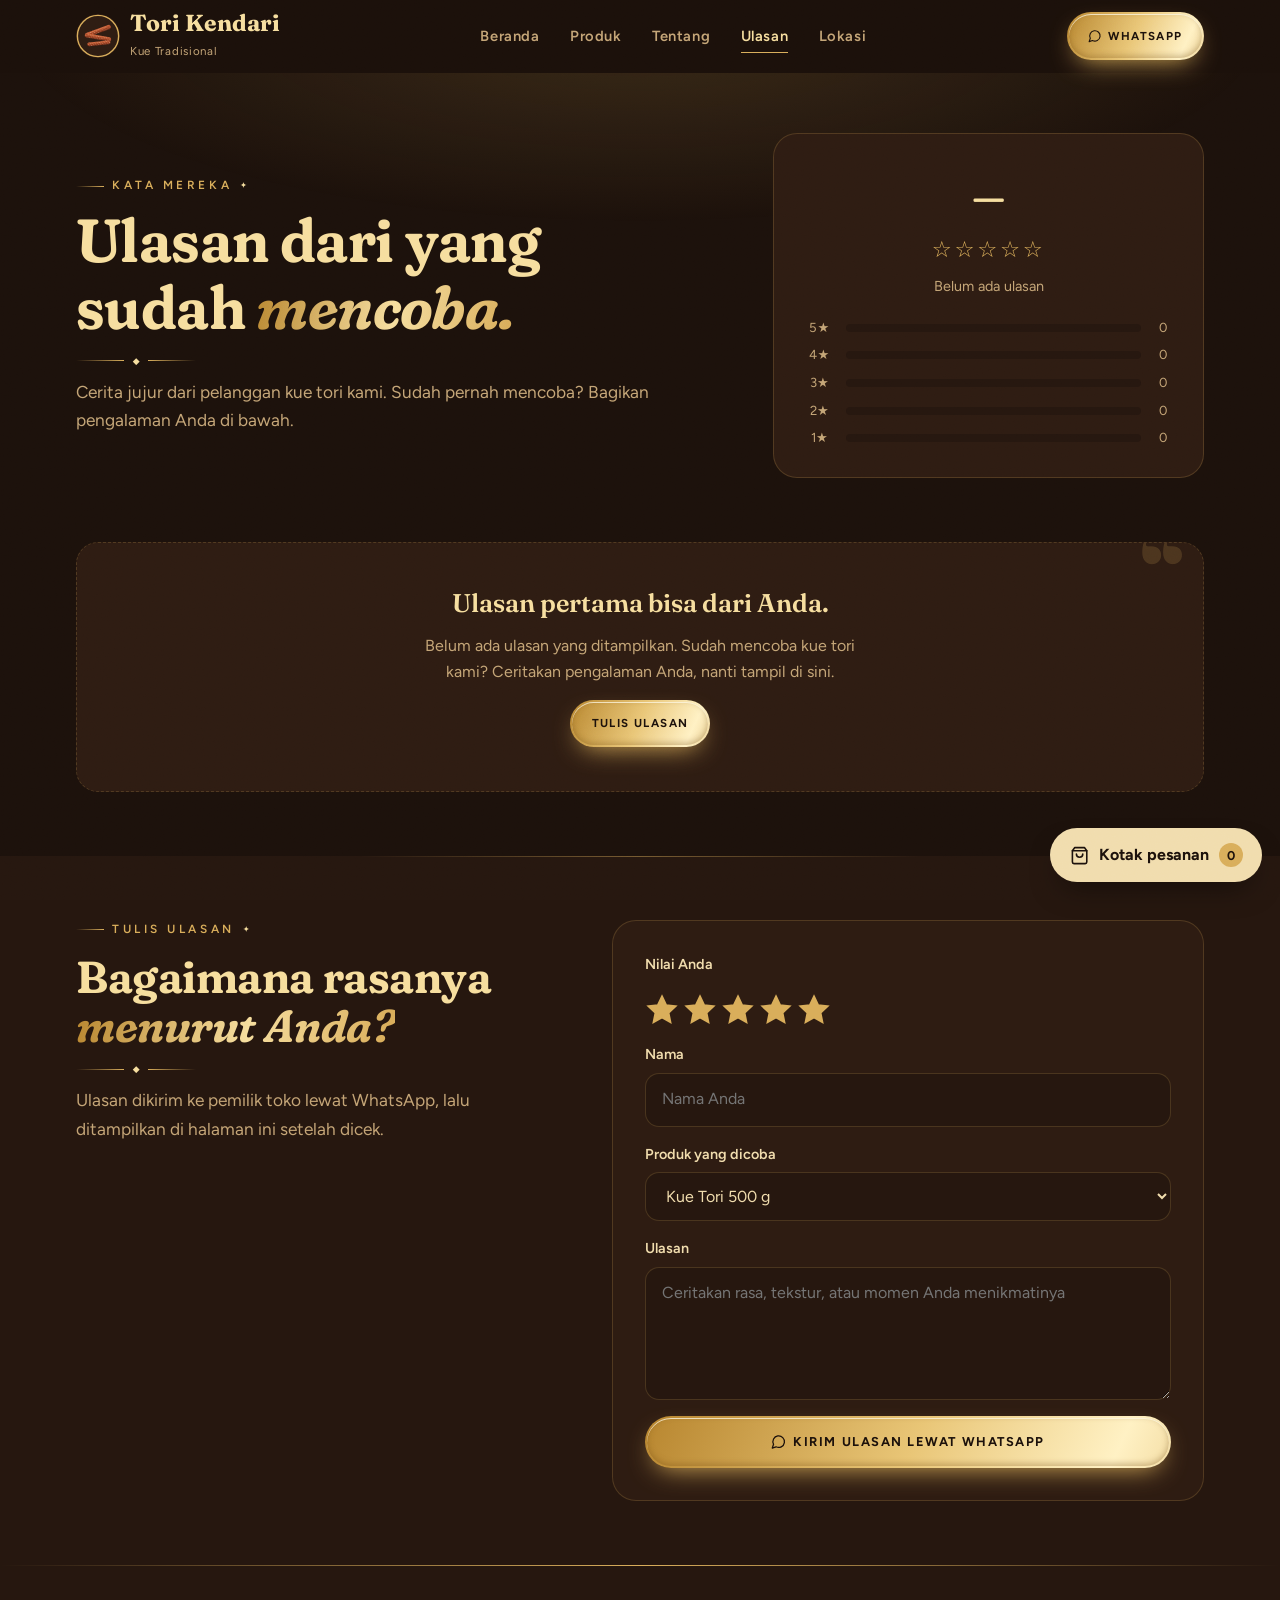
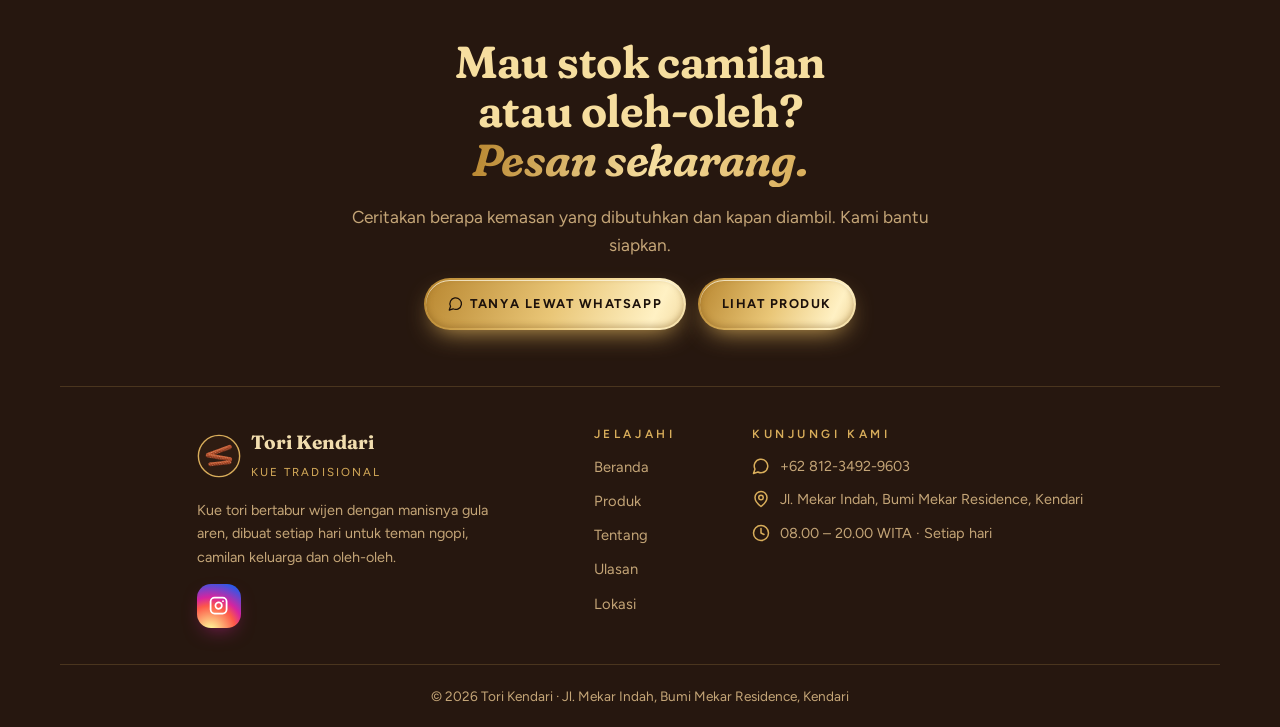
<file: ulasan.html>
<!doctype html>
<html lang="id">
<head>
<meta charset="utf-8">
<meta name="viewport" content="width=device-width,initial-scale=1,viewport-fit=cover">
<title>Ulasan Kue Tori · Tori Kendari</title>
<meta name="claude:viewport-fit-sides" content="cover">
<meta name="description" content="Apa kata mereka yang sudah mencoba kue tori Tori Kendari? Baca ulasannya, atau tulis pengalaman Anda sendiri.">
<meta property="og:type" content="website">
<meta property="og:site_name" content="Tori Kendari">
<meta property="og:locale" content="id_ID">
<meta property="og:url" content="https://tori-kendari.vercel.app/ulasan.html">
<meta property="og:title" content="Ulasan Kue Tori · Tori Kendari">
<meta property="og:description" content="Apa kata mereka yang sudah mencoba kue tori Tori Kendari? Baca ulasannya, atau tulis pengalaman Anda sendiri.">
<meta property="og:image" content="https://tori-kendari.vercel.app/og.jpg">
<meta property="og:image:width" content="1200">
<meta property="og:image:height" content="630">
<meta property="og:image:alt" content="Kue tori renyah bertabur wijen dari Tori Kendari">
<meta name="twitter:card" content="summary_large_image">
<meta name="twitter:title" content="Ulasan Kue Tori · Tori Kendari">
<meta name="twitter:description" content="Apa kata mereka yang sudah mencoba kue tori Tori Kendari? Baca ulasannya, atau tulis pengalaman Anda sendiri.">
<meta name="twitter:image" content="https://tori-kendari.vercel.app/og.jpg">
<meta name="theme-color" content="#1C110B">
<link rel="icon" href="favicon.svg" type="image/svg+xml">
<link rel="preconnect" href="https://fonts.googleapis.com">
<link rel="preconnect" href="https://fonts.gstatic.com" crossorigin>
<link rel="stylesheet" href="https://fonts.googleapis.com/css2?family=Caveat:wght@500;700&family=Figtree:wght@400;500;600;700;800&family=Fraunces:ital,opsz,wght,SOFT@0,9..144,500..700,100;1,9..144,500..700,100&display=swap">
<link rel="stylesheet" href="style.css">
</head>
<body data-page="ulasan">


<!-- Ilustrasi (dipakai ulang lewat <use>) -->
<svg width="0" height="0" style="position:absolute" aria-hidden="true">
  <defs>
    <pattern id="wijen" width="14" height="10" patternUnits="userSpaceOnUse" patternTransform="rotate(20)">
      <ellipse cx="3" cy="3" rx="1.7" ry="1" fill="#FFF3DC"/>
      <ellipse cx="10" cy="8" rx="1.7" ry="1" fill="#FFF3DC" transform="rotate(40 10 8)"/>
    </pattern>
    <linearGradient id="kulit" x1="0" y1="0" x2="0" y2="1">
      <stop offset="0" stop-color="#C8572F"/><stop offset=".55" stop-color="#A2401F"/><stop offset="1" stop-color="#6E2812"/>
    </linearGradient>
    <symbol id="stik" viewBox="0 0 100 20">
      <rect x="1" y="2" width="98" height="16" rx="8" fill="url(#kulit)"/>
      <rect x="1" y="2" width="98" height="16" rx="8" fill="url(#wijen)"/>
      <path d="M12 6h70" stroke="#F2A36E" stroke-width="2" stroke-linecap="round" opacity=".45"/>
    </symbol>
    <symbol id="i-tori" viewBox="0 0 120 120">
      <ellipse cx="60" cy="82" rx="50" ry="16" fill="#8A8F96"/>
      <ellipse cx="60" cy="78" rx="46" ry="13" fill="#5E6268"/>
      <use href="#stik" x="18" y="58" width="50" height="10" transform="rotate(-18 43 63)"/>
      <use href="#stik" x="46" y="56" width="52" height="10" transform="rotate(14 72 61)"/>
      <use href="#stik" x="24" y="66" width="54" height="11" transform="rotate(6 51 71)"/>
      <use href="#stik" x="40" y="46" width="48" height="10" transform="rotate(-30 64 51)"/>
      <use href="#stik" x="22" y="48" width="46" height="10" transform="rotate(24 45 53)"/>
      <use href="#stik" x="50" y="68" width="46" height="10" transform="rotate(-8 73 73)"/>
      <path d="M10 82c4 10 24 16 50 16s46-6 50-16" fill="none" stroke="#B9BEC4" stroke-width="3"/>
    </symbol>
    <symbol id="i-kotak" viewBox="0 0 120 120">
      <rect x="16" y="34" width="88" height="62" rx="8" fill="#E9EEF2" opacity=".35" stroke="#FFFFFF" stroke-opacity=".6" stroke-width="2"/>
      <use href="#stik" x="22" y="52" width="44" height="9" transform="rotate(-10 44 56)"/>
      <use href="#stik" x="52" y="48" width="44" height="9" transform="rotate(12 74 52)"/>
      <use href="#stik" x="26" y="68" width="46" height="9" transform="rotate(8 49 72)"/>
      <use href="#stik" x="54" y="72" width="42" height="9" transform="rotate(-6 75 76)"/>
      <use href="#stik" x="34" y="80" width="40" height="9" transform="rotate(-14 54 84)"/>
      <rect x="12" y="26" width="96" height="12" rx="5" fill="#FFFFFF" opacity=".4"/>
      <path d="M24 40v48" stroke="#fff" stroke-width="3" stroke-linecap="round" opacity=".5"/>
    </symbol>
    <symbol id="i-hadiah" viewBox="0 0 120 120">
      <rect x="22" y="46" width="76" height="52" rx="6" fill="#7A4A2A"/>
      <rect x="16" y="34" width="88" height="16" rx="5" fill="#9C6238"/>
      <rect x="54" y="34" width="12" height="64" fill="#D9AE5B"/>
      <path d="M60 34c-8-14-26-14-24-2 2 8 16 4 24 2zM60 34c8-14 26-14 24-2-2 8-16 4-24 2z" fill="#F2CF85"/>
    </symbol>
    <symbol id="i-pouch" viewBox="0 0 120 120">
      <path d="M30 22h60l6 74c0 4-3 6-6 6H30c-3 0-6-2-6-6z" fill="#E2A93A"/>
      <path d="M30 22h60v10H30z" fill="#C98A22"/>
      <path d="M36 27h48" stroke="#8A5A12" stroke-width="2" stroke-dasharray="3 3"/>
      <rect x="38" y="48" width="44" height="40" rx="8" fill="#FFF3DC" opacity=".35"/>
      <use href="#stik" x="40" y="56" width="38" height="8" transform="rotate(-14 59 60)"/>
      <use href="#stik" x="42" y="66" width="38" height="8" transform="rotate(10 61 70)"/>
      <use href="#stik" x="40" y="76" width="36" height="8" transform="rotate(-6 58 80)"/>
      <rect x="44" y="38" width="32" height="6" rx="3" fill="#5A2E1E" opacity=".7"/>
    </symbol>
    <symbol id="i-mark" viewBox="0 0 48 48">
      <circle cx="24" cy="24" r="24" fill="#2E1C12"/>
      <circle cx="24" cy="24" r="22.5" fill="none" stroke="#D9AE5B" stroke-width="1.5"/>
      <use href="#stik" x="9" y="15" width="30" height="7" transform="rotate(-20 24 18)"/>
      <use href="#stik" x="9" y="22" width="30" height="7" transform="rotate(10 24 25)"/>
      <use href="#stik" x="12" y="29" width="26" height="6" transform="rotate(-6 25 32)"/>
    </symbol>
  </defs>
</svg>

<header class="top" id="top">
  <div class="wrap bar">
    <a class="brand" href="index.html" aria-label="Tori Kendari, ke beranda">
      <svg class="brand-mark" aria-hidden="true"><use href="#i-mark"/></svg>
      <span><span class="brand-name">Tori Kendari</span><span class="brand-sub">Kue Tradisional</span></span>
    </a>
    <nav class="links" aria-label="Navigasi utama">
      <a href="index.html" data-page="index">Beranda</a>
      <a href="produk.html" data-page="produk">Produk</a>
      <a href="tentang.html" data-page="tentang">Tentang</a>
      <a href="ulasan.html" data-page="ulasan">Ulasan</a>
      <a href="lokasi.html" data-page="lokasi">Lokasi</a>
    </nav>
    <div class="top-actions">
      <a class="btn btn-rasp btn-sm wa-link" href="#" target="_blank" rel="noopener">
        <svg class="lc" viewBox="0 0 24 24" aria-hidden="true"><path d="M7.9 20A9 9 0 1 0 4 16.1L2 22Z"/></svg><span>WhatsApp</span>
      </a>
      <button class="menu-btn" id="menuBtn" aria-expanded="false" aria-controls="mnav" aria-label="Buka menu">
        <svg class="lc" viewBox="0 0 24 24" aria-hidden="true"><path d="M4 6h16M4 12h16M4 18h16"/></svg>
      </button>
    </div>
  </div>
  <nav class="wrap mnav" id="mnav" aria-label="Menu ponsel">
    <a href="index.html" data-page="index">Beranda</a><a href="produk.html" data-page="produk">Produk</a><a href="tentang.html" data-page="tentang">Tentang</a><a href="ulasan.html" data-page="ulasan">Ulasan</a><a href="lokasi.html" data-page="lokasi">Lokasi</a>
  </nav>
</header>

<main>
<section class="page-first" id="ulasan-hal">
  <div class="wrap rv-top">
    <div class="sec-head reveal" style="margin-bottom:0">
      <span class="eyebrow">Kata mereka</span>
      <h1>Ulasan dari yang sudah <span class="rasp">mencoba.</span></h1>
      <p class="lead">Cerita jujur dari pelanggan kue tori kami. Sudah pernah mencoba? Bagikan pengalaman Anda di bawah.</p>
    </div>
    <div class="rv-sum reveal" id="rvSum" aria-live="polite">
      <span class="rv-avg" id="rvAvg">–</span>
      <span class="rv-stars" id="rvStars" aria-hidden="true"></span>
      <span class="rv-count" id="rvCount">Belum ada ulasan</span>
      <div class="rv-bars" id="rvBars"></div>
    </div>
  </div>
</section>

<section class="rv-list">
  <div class="wrap">
    <div class="rv-grid reveal" id="rvGrid"></div>
  </div>
</section>

<section class="rv-write" id="tulis">
  <div class="wrap rv-write-in">
    <div class="sec-head reveal" style="margin-bottom:0">
      <span class="eyebrow">Tulis ulasan</span>
      <h2>Bagaimana rasanya <span class="rasp">menurut Anda?</span></h2>
      <p class="lead">Ulasan dikirim ke pemilik toko lewat WhatsApp, lalu ditampilkan di halaman ini setelah dicek.</p>
    </div>
    <form class="rv-form reveal" id="rvForm" novalidate>
      <fieldset class="rate">
        <legend>Nilai Anda</legend>
        <div class="rate-stars">
          <input type="radio" name="n" id="r5" value="5" checked><label for="r5" title="5 bintang"><svg viewBox="0 0 24 24" aria-hidden="true"><path d="M12 2.5l2.9 6.1 6.6.8-4.9 4.6 1.3 6.6L12 17.3l-5.9 3.3 1.3-6.6L2.5 9.4l6.6-.8z"/></svg><span class="sr">5 bintang</span></label><input type="radio" name="n" id="r4" value="4"><label for="r4" title="4 bintang"><svg viewBox="0 0 24 24" aria-hidden="true"><path d="M12 2.5l2.9 6.1 6.6.8-4.9 4.6 1.3 6.6L12 17.3l-5.9 3.3 1.3-6.6L2.5 9.4l6.6-.8z"/></svg><span class="sr">4 bintang</span></label><input type="radio" name="n" id="r3" value="3"><label for="r3" title="3 bintang"><svg viewBox="0 0 24 24" aria-hidden="true"><path d="M12 2.5l2.9 6.1 6.6.8-4.9 4.6 1.3 6.6L12 17.3l-5.9 3.3 1.3-6.6L2.5 9.4l6.6-.8z"/></svg><span class="sr">3 bintang</span></label><input type="radio" name="n" id="r2" value="2"><label for="r2" title="2 bintang"><svg viewBox="0 0 24 24" aria-hidden="true"><path d="M12 2.5l2.9 6.1 6.6.8-4.9 4.6 1.3 6.6L12 17.3l-5.9 3.3 1.3-6.6L2.5 9.4l6.6-.8z"/></svg><span class="sr">2 bintang</span></label><input type="radio" name="n" id="r1" value="1"><label for="r1" title="1 bintang"><svg viewBox="0 0 24 24" aria-hidden="true"><path d="M12 2.5l2.9 6.1 6.6.8-4.9 4.6 1.3 6.6L12 17.3l-5.9 3.3 1.3-6.6L2.5 9.4l6.6-.8z"/></svg><span class="sr">1 bintang</span></label>
        </div>
      </fieldset>
      <div class="field"><label for="rvNama">Nama</label><input id="rvNama" required placeholder="Nama Anda" maxlength="40"></div>
      <div class="field"><label for="rvProduk">Produk yang dicoba</label><select id="rvProduk"></select></div>
      <div class="field"><label for="rvIsi">Ulasan</label><textarea id="rvIsi" rows="4" required maxlength="400" placeholder="Ceritakan rasa, tekstur, atau momen Anda menikmatinya"></textarea></div>
      <p class="hint" id="rvErr" role="alert"></p>
      <button class="btn btn-rasp" type="submit"><svg class="lc" viewBox="0 0 24 24" aria-hidden="true"><path d="M7.9 20A9 9 0 1 0 4 16.1L2 22Z"/></svg>Kirim ulasan lewat WhatsApp</button>
    </form>
  </div>
</section>
</main>

<footer>
  <div class="wrap fcta reveal">
    <h2>Mau stok camilan atau oleh-oleh? <span class="rasp">Pesan sekarang.</span></h2>
    <p class="lead">Ceritakan berapa kemasan yang dibutuhkan dan kapan diambil. Kami bantu siapkan.</p>
    <div class="ctas" style="justify-content:center">
      <a class="btn btn-rasp wa-link" href="#" target="_blank" rel="noopener"><svg class="lc" viewBox="0 0 24 24" aria-hidden="true"><path d="M7.9 20A9 9 0 1 0 4 16.1L2 22Z"/></svg>Tanya lewat WhatsApp</a>
      <a class="btn btn-rasp" href="produk.html">Lihat produk</a>
    </div>
  </div>
  <div class="wrap fcols">
    <div class="fbrand">
      <a class="fbrand-logo" href="index.html"><svg width="44" height="44" aria-hidden="true"><use href="#i-mark"/></svg><span><b>Tori Kendari</b><small>Kue Tradisional</small></span></a>
      <p>Kue tori bertabur wijen dengan manisnya gula aren, dibuat setiap hari untuk teman ngopi, camilan keluarga dan oleh-oleh.</p>
      <div class="socials fsoc">
        <a id="igLink" class="so-ig" href="#" target="_blank" rel="noopener" aria-label="Instagram"><svg class="lc" viewBox="0 0 24 24"><rect x="2" y="2" width="20" height="20" rx="5"/><path d="M16 11.37A4 4 0 1 1 12.63 8 4 4 0 0 1 16 11.37z"/><path d="M17.5 6.5h.01"/></svg></a>
      </div>
    </div>
    <div class="fcol">
      <h4>Jelajahi</h4>
      <a href="index.html">Beranda</a><a href="produk.html">Produk</a><a href="tentang.html">Tentang</a><a href="ulasan.html">Ulasan</a><a href="lokasi.html">Lokasi</a>
    </div>
    <div class="fcol">
      <h4>Kunjungi kami</h4>
      <span class="fi"><svg class="lc" viewBox="0 0 24 24" aria-hidden="true"><path d="M7.9 20A9 9 0 1 0 4 16.1L2 22Z"/></svg>+62 812-3492-9603</span>
      <span class="fi"><svg class="lc" viewBox="0 0 24 24" aria-hidden="true"><path d="M20 10c0 6-8 12-8 12s-8-6-8-12a8 8 0 0 1 16 0Z"/><circle cx="12" cy="10" r="3"/></svg>Jl. Mekar Indah, Bumi Mekar Residence, Kendari</span>
      <span class="fi"><svg class="lc" viewBox="0 0 24 24" aria-hidden="true"><circle cx="12" cy="12" r="10"/><path d="M12 6v6l4 2"/></svg>08.00 – 20.00 WITA · Setiap hari</span>
    </div>
  </div>
  <div class="wrap fbottom"><p class="copy">© <span id="year">2026</span> Tori Kendari · Jl. Mekar Indah, Bumi Mekar Residence, Kendari</p></div>
</footer>

<button class="cart-fab" id="cartFab" type="button" aria-controls="drawer">
  <svg class="lc" viewBox="0 0 24 24" aria-hidden="true"><path d="M6 2 3 6v14a2 2 0 0 0 2 2h14a2 2 0 0 0 2-2V6l-3-4Z"/><path d="M3 6h18"/><path d="M16 10a4 4 0 0 1-8 0"/></svg>
  <span class="lbl">Kotak pesanan</span><span class="count" id="cartCount">0</span>
</button>
<div class="scrim" id="scrim"></div>
<aside class="drawer" id="drawer" aria-label="Kotak pesanan" aria-hidden="true">
  <div class="d-head">
    <h3>Kotak pesanan</h3>
    <button class="x" type="button" id="closeCart" aria-label="Tutup kotak pesanan"><svg class="lc" viewBox="0 0 24 24"><path d="M18 6 6 18M6 6l12 12"/></svg></button>
  </div>
  <div class="d-body">
    <div class="lines" id="lines"></div>
    <div class="total"><span>Perkiraan total</span><span id="total">Rp 0</span></div>
    <form id="orderForm" class="b-form" style="gap:12px" novalidate>
      <div class="field"><label for="oNama">Nama</label><input id="oNama" autocomplete="name" placeholder="Nama pemesan"></div>
      <div class="two">
        <div class="field"><label for="oTgl">Tanggal</label><input id="oTgl" type="date"></div>
        <div class="field"><label for="oJam">Jam</label><input id="oJam" type="time" value="10:00"></div>
      </div>
      <div class="field"><label for="oCara">Pengambilan</label>
        <select id="oCara"><option>Ambil di toko</option><option>Diantar</option></select>
      </div>
      <div class="field" id="alamatWrap" hidden><label for="oAlamat">Alamat antar</label><input id="oAlamat" placeholder="Jalan, kelurahan, patokan"></div>
      <div class="field"><label for="oCatatan">Catatan</label><textarea id="oCatatan" rows="2" placeholder="Misal: untuk oleh-oleh, minta dikemas terpisah"></textarea></div>
    </form>
  </div>
  <div class="d-foot">
    <a class="btn btn-rasp" id="sendWa" href="#" target="_blank" rel="noopener"><svg class="lc" viewBox="0 0 24 24" aria-hidden="true"><path d="M7.9 20A9 9 0 1 0 4 16.1L2 22Z"/></svg>Kirim pesanan lewat WhatsApp</a>
    <span class="hint" style="text-align:center">Pesan terbuka di WhatsApp. Belum ada yang terkirim sampai Anda menekan kirim di sana.</span>
  </div>
</aside>

<script src="app.js"></script>
</body>
</html>
</file>
<file: style.css>
/* Layout: etalase toko kue bernuansa cokelat tua seperti ganache; emas untuk judul, teks, garis dan tombol agar terasa elegan */
:root{
  --bg:#1C110B; --bg-2:#26170F; --card:#2E1C12; --deep:#120A06; --ink:#F1DDAE; --muted:#C4A577;
  --rasp:#D9AE5B; --rasp-deep:#F2CF85; --on-rasp:#1C110B; --gold-hi:#F6DE9F;
  --butter:#E9C46A; --pista:#A8C686; --line:rgba(217,174,91,.2); --shadow:rgba(0,0,0,.55);
  /* warna makanan */
  --sponge:#E7B86C; --choco:#5A2E1E; --cream:#FFF3DC; --berry:#C2364F; --pandan:#8CB86B;
  --display:"Fraunces",Georgia,serif;
  --body:"Figtree","Segoe UI",system-ui,sans-serif;
  --hand:"Caveat","Comic Neue",cursive;
  color-scheme:dark;
}

*{box-sizing:border-box}
[hidden]{display:none!important}
html{overflow-x:clip;scroll-behavior:smooth;scroll-padding-top:84px}
body{margin:0;background:var(--bg);color:var(--ink);font-family:var(--body);font-size:16px;line-height:1.65;overflow-x:hidden}
body::before{content:"";position:fixed;inset:0 0 auto;height:env(safe-area-inset-top,0px);z-index:60;background:var(--bg)}
a{color:inherit}
img,svg{max-width:100%}
button,input,select,textarea{font:inherit;color:inherit}
:focus-visible{outline:3px solid var(--rasp);outline-offset:3px;border-radius:6px}
.wrap{max-width:1160px;margin:0 auto;padding-left:max(16px,env(safe-area-inset-left,0px));padding-right:max(16px,env(safe-area-inset-right,0px))}
h1,h2,h3{margin:0;text-wrap:balance}
h1,h2{font-family:var(--display);font-weight:600;line-height:1.08;letter-spacing:.005em;color:var(--gold-hi)}
h1 .rasp,h2 .rasp,.hero h1 .swash{font-style:italic;background:linear-gradient(100deg,#B8862F 0%,#F6DE9F 45%,#C9963E 100%);-webkit-background-clip:text;background-clip:text;color:transparent}
h1{font-size:clamp(2.5rem,6.2vw,4.6rem)}
h2{font-size:clamp(2rem,4.4vw,3.2rem)}
h3{font-size:1.1rem;font-weight:700;line-height:1.3}
p{margin:0}
.rasp{color:var(--rasp)}
.hand{font-family:var(--hand);font-size:1.5em;line-height:1.1;font-weight:400}
.eyebrow{display:inline-flex;align-items:center;gap:8px;font-size:.74rem;font-weight:600;letter-spacing:.3em;text-transform:uppercase;color:var(--rasp)}
.lead{color:var(--muted);font-size:1.08rem;max-width:58ch}
.lc{fill:none;stroke:currentColor;stroke-width:2;stroke-linecap:round;stroke-linejoin:round;width:1.2em;height:1.2em;flex:none}
section{padding-block:clamp(40px,5vw,64px)}
.sec-head{display:grid;gap:12px;margin-bottom:28px;max-width:720px}

/* tombol */
.btn{display:inline-flex;align-items:center;justify-content:center;gap:.55em;padding:.9em 1.5em;border-radius:999px;font-weight:700;font-size:.95rem;text-decoration:none;border:2px solid transparent;cursor:pointer;transition:transform .2s,background .2s,box-shadow .2s;white-space:nowrap}
.btn:hover{transform:translateY(-2px)}
.btn:active{transform:translateY(0) scale(.98)}
.btn-rasp{background:linear-gradient(135deg,#F2CF85,#D9AE5B 55%,#B8862F);color:var(--on-rasp);box-shadow:0 8px 22px -8px var(--rasp)}
.btn-rasp:hover{filter:brightness(1.08)}
.btn-ghost{background:transparent;border-color:var(--ink);color:var(--ink)}
.btn-ghost:hover{background:var(--ink);color:var(--bg)}
.btn-sm{padding:.6em 1.1em;font-size:.85rem}

/* header */
.top{position:sticky;top:env(safe-area-inset-top,0px);z-index:50;background:color-mix(in srgb,var(--bg) 88%,transparent);backdrop-filter:blur(10px);border-bottom:1px solid transparent;transition:border-color .3s,box-shadow .3s}
.top.scrolled{border-color:var(--line);box-shadow:0 6px 24px -18px var(--shadow)}
.bar{display:flex;align-items:center;justify-content:space-between;gap:16px;min-height:72px}
.brand{display:flex;align-items:center;gap:10px;text-decoration:none}
.brand-mark{width:44px;height:44px;flex:none}
.brand-name{font-family:var(--display);font-weight:700;font-size:1.45rem;line-height:1;color:var(--gold-hi)}
.brand-sub{display:block;font-size:.72rem;color:var(--muted);letter-spacing:.06em;margin-top:3px}
.links{display:flex;gap:4px}
.links a{padding:.5em .9em;border-radius:999px;text-decoration:none;font-weight:600;font-size:.92rem;color:var(--muted);transition:background .2s,color .2s}
.links a:hover,.links a.on{background:var(--bg-2);color:var(--ink)}
.top-actions{display:flex;align-items:center;gap:8px}
.menu-btn{display:none;width:44px;height:44px;border-radius:12px;border:1px solid var(--line);background:var(--card);cursor:pointer;align-items:center;justify-content:center}
.mnav{display:none}
@media (max-width:900px){
  .links{display:none}
  .menu-btn{display:inline-flex}
  .top-actions .btn span{display:none}
  .mnav{display:grid;gap:4px;max-height:0;overflow:hidden;transition:max-height .35s ease}
  .top.open .mnav{max-height:420px;padding-bottom:16px}
  .mnav a{padding:.8em 1em;border-radius:12px;text-decoration:none;font-weight:600;background:var(--bg-2)}
}

/* hero */
.hero{position:relative;padding-block:clamp(28px,5vw,64px) clamp(56px,7vw,90px);overflow:hidden}
.hero-grid{display:grid;grid-template-columns:1.05fr .95fr;gap:clamp(24px,4vw,56px);align-items:center}
.hero-copy{display:grid;gap:22px;min-width:0}
.status{display:inline-flex;align-items:center;gap:10px;width:max-content;max-width:100%;padding:.45em 1em .45em .7em;border-radius:999px;background:var(--card);border:1px solid var(--line);font-size:.88rem;font-weight:600}
.dot{width:10px;height:10px;border-radius:50%;background:var(--muted);flex:none}
.status.buka .dot{background:#3FA35B;box-shadow:0 0 0 0 rgba(63,163,91,.6);animation:ping 1.8s infinite}
@keyframes ping{70%{box-shadow:0 0 0 9px rgba(63,163,91,0)}100%{box-shadow:0 0 0 0 rgba(63,163,91,0)}}
.hero h1 .swash{display:inline-block;color:var(--rasp);position:relative}
.hero h1 .swash::after{content:"";position:absolute;left:2%;right:2%;bottom:-.06em;height:.16em;border-radius:99px;background:var(--line);z-index:-1;transform-origin:left;animation:swipe 1s .6s both cubic-bezier(.6,.1,.2,1)}
@keyframes swipe{from{transform:scaleX(0)}}
.ctas{display:flex;flex-wrap:wrap;gap:12px}
.oven{display:flex;align-items:center;gap:12px;padding:14px 16px;border-radius:16px;background:var(--bg-2);max-width:480px}
.oven-ico{width:42px;height:42px;border-radius:12px;background:var(--butter);color:#2B1711;display:grid;place-items:center;flex:none}
.oven b{display:block;font-size:.95rem}
.oven small{color:var(--muted);font-size:.85rem}
.hero-art{position:relative;aspect-ratio:1/1;max-width:540px;width:100%;justify-self:center}
.blob{position:absolute;inset:6%;border-radius:46% 54% 52% 48%/55% 45% 55% 45%;background:radial-gradient(circle at 30% 30%,var(--butter),transparent 60%),var(--bg-2);animation:morph 12s ease-in-out infinite}
@keyframes morph{50%{border-radius:58% 42% 40% 60%/42% 58% 42% 58%}}
.hero-cake{position:absolute;inset:0;width:100%;height:100%}
.float{position:absolute;width:24%;filter:drop-shadow(0 10px 14px var(--shadow));animation:bob 5s ease-in-out infinite}
.float.f1{top:6%;left:0;animation-delay:-1s}
.float.f2{top:10%;right:0;width:20%;animation-delay:-2.5s}
.float.f3{bottom:6%;right:4%;width:22%;animation-delay:-3.6s}
@keyframes bob{50%{transform:translateY(-14px) rotate(-6deg)}}
.tag-note{position:absolute;left:4%;bottom:12%;background:var(--card);border:1px solid var(--line);border-radius:14px;padding:8px 14px;transform:rotate(-5deg);box-shadow:0 10px 24px -14px var(--shadow);font-size:.85rem}
.tag-note .hand{color:var(--rasp);display:block;font-size:1.6rem}

/* animasi kue utama */
.layer{animation:drop .7s both cubic-bezier(.3,1.4,.5,1)}
.layer.l2{animation-delay:.15s}.layer.l3{animation-delay:.3s}.drip{animation:drop .6s .45s both cubic-bezier(.3,1.4,.5,1)}
.candles{animation:drop .5s .6s both}
@keyframes drop{from{transform:translateY(-40px);opacity:0}}
.flame{transform-box:fill-box;transform-origin:50% 100%;animation:flick .9s ease-in-out infinite alternate}
.flame:nth-of-type(2n){animation-delay:-.4s}
@keyframes flick{to{transform:scale(.82,1.12) rotate(4deg)}}
.sprinkle{animation:fall 3.5s linear infinite;transform-box:fill-box}
@keyframes fall{0%{transform:translateY(-30px) rotate(0);opacity:0}15%{opacity:1}100%{transform:translateY(80px) rotate(200deg);opacity:0}}

/* pita berjalan */
.ribbon{background:var(--rasp);color:var(--on-rasp);overflow:hidden;transform:rotate(-1.2deg);margin-block:-10px;position:relative;z-index:2;padding-block:14px}
.ribbon-track{display:flex;gap:36px;width:max-content;animation:slide 32s linear infinite;font-family:var(--display);font-size:1.35rem;white-space:nowrap}
.ribbon-track span{display:inline-flex;align-items:center;gap:36px}
.ribbon-track span::after{content:"✦";color:var(--butter)}
@keyframes slide{to{transform:translateX(-50%)}}

/* menu */
.menu{background:var(--bg)}
.chips{display:flex;flex-wrap:wrap;gap:8px;margin-bottom:28px}
.chip{padding:.55em 1.1em;border-radius:999px;border:1.5px solid var(--line);background:var(--card);cursor:pointer;font-weight:600;font-size:.9rem;transition:all .2s}
.chip:hover{border-color:var(--rasp)}
.chip.on{background:var(--ink);color:var(--bg);border-color:var(--ink)}
.grid{display:grid;grid-template-columns:repeat(auto-fill,minmax(240px,1fr));gap:18px}
.item{display:flex;flex-direction:column;background:var(--card);border-radius:22px;overflow:hidden;border:1px solid var(--line);transition:transform .3s,box-shadow .3s;animation:pop .45s both}
.item:hover{transform:translateY(-6px);box-shadow:0 22px 40px -24px var(--shadow)}
@keyframes pop{from{transform:scale(.94);opacity:.2}}
.item-art{position:relative;aspect-ratio:4/3;display:grid;place-items:center;background:radial-gradient(circle at 50% 58%,color-mix(in srgb,var(--tint,#F3C77F) 26%,transparent),transparent 68%),var(--bg-2);border-bottom:1px solid var(--line)}
.item-art svg{width:62%;height:auto;transition:transform .4s cubic-bezier(.3,1.5,.5,1)}
.item:hover .item-art svg{transform:scale(1.08) rotate(-4deg)}
.badge{position:absolute;top:12px;left:12px;background:var(--card);color:var(--ink);border-radius:999px;padding:.25em .75em;font-size:.75rem;font-weight:700}
.item-body{display:grid;gap:6px;padding:16px 18px 18px;flex:1}
.item-body p{color:var(--muted);font-size:.9rem}
.item-foot{display:flex;flex-wrap:wrap;align-items:center;justify-content:space-between;gap:10px;margin-top:auto;padding-top:10px}
.price{font-weight:800;font-variant-numeric:tabular-nums}
.price small{font-weight:500;color:var(--muted)}
.add{width:42px;height:42px;border-radius:50%;border:none;background:var(--rasp);color:var(--on-rasp);cursor:pointer;display:grid;place-items:center;transition:transform .2s}
.add:hover{transform:rotate(90deg) scale(1.08)}
.add.bump{animation:bump .4s}
@keyframes bump{50%{transform:scale(1.3)}}
.qtyctl{display:inline-flex;align-items:center;gap:4px;background:var(--bg-2);border-radius:999px;padding:3px}
.qtyctl button{width:32px;height:32px;border-radius:50%;border:none;background:var(--card);cursor:pointer;font-weight:800}
.qtyctl b{min-width:22px;text-align:center;font-variant-numeric:tabular-nums}
.note-sample{margin-top:18px;font-size:.85rem;color:var(--muted)}

/* rakit kue */
.builder{background:var(--bg-2)}
.b-grid{display:grid;grid-template-columns:1fr 1fr;gap:clamp(24px,4vw,56px);align-items:center}
.b-preview{position:relative;background:var(--card);border-radius:28px;padding:24px;border:1px solid var(--line);display:grid;place-items:center}
.b-preview svg{width:100%;max-width:440px;height:auto}
.b-preview .sum{position:absolute;top:18px;right:18px;background:var(--butter);color:#2B1711;border-radius:16px;padding:8px 14px;font-weight:800;font-variant-numeric:tabular-nums;transform:rotate(4deg)}
.b-cake *{transition:fill .5s,opacity .4s,transform .5s}
.b-form{display:grid;gap:22px;min-width:0}
fieldset{border:none;padding:0;margin:0;display:grid;gap:10px}
legend{font-weight:700;margin-bottom:10px;padding:0}
.opts{display:flex;flex-wrap:wrap;gap:8px}
.opt input{position:absolute;opacity:0;pointer-events:none}
.opt span{display:inline-flex;align-items:center;gap:8px;padding:.55em 1em;border-radius:14px;background:var(--card);border:1.5px solid var(--line);cursor:pointer;font-weight:600;font-size:.9rem;transition:all .2s}
.opt input:checked+span{border-color:var(--rasp);background:color-mix(in srgb,var(--rasp) 12%,var(--card));color:var(--ink)}
.opt input:focus-visible+span{outline:3px solid var(--rasp);outline-offset:2px}
.sw{width:16px;height:16px;border-radius:50%;border:1px solid var(--line)}
.field{display:grid;gap:6px}
.field label{font-weight:700;font-size:.9rem}
.field input,.field select,.field textarea{width:100%;padding:.75em 1em;border-radius:14px;border:1.5px solid var(--line);background:var(--card)}
.field input:focus,.field select:focus,.field textarea:focus{border-color:var(--rasp);outline:none}
.hint{font-size:.82rem;color:var(--muted)}

/* tentang & langkah */
.about-grid{display:grid;grid-template-columns:1fr 1fr;gap:clamp(24px,5vw,72px);align-items:start}
.feats{display:grid;grid-template-columns:1fr 1fr;gap:14px}
.feat{display:grid;gap:8px;padding:20px;border-radius:20px;background:var(--card);border:1px solid var(--line)}
.feat .ico{width:44px;height:44px;border-radius:14px;display:grid;place-items:center;background:var(--bg-2);color:var(--rasp)}
.feat p{color:var(--muted);font-size:.9rem}
.steps{display:grid;grid-template-columns:repeat(3,1fr);gap:18px;margin-top:56px;counter-reset:s}
.step{position:relative;padding:24px;border-radius:22px;border:2px dashed var(--line);display:grid;gap:8px}
.step::before{counter-increment:s;content:counter(s);font-family:var(--display);font-size:2.6rem;line-height:1;color:var(--rasp)}
.step p{color:var(--muted);font-size:.92rem}

/* ulasan */
.reviews{background:var(--deep);color:var(--ink)}
.reviews .eyebrow{color:var(--butter)}
.reviews .lead{color:var(--muted)}
.rv-track{display:flex;gap:18px;overflow-x:auto;scroll-snap-type:x mandatory;padding-bottom:12px;scrollbar-width:thin}
.rv{flex:0 0 min(360px,85%);scroll-snap-align:start;background:var(--card);border:1px solid var(--line);border-radius:22px;padding:24px;display:grid;gap:14px;align-content:start}
.rv q{font-size:1.02rem;quotes:"“" "”"}
.stars{color:var(--butter);letter-spacing:2px}
.rv-who{display:flex;align-items:center;gap:10px;font-weight:700}
.av{width:40px;height:40px;border-radius:50%;display:grid;place-items:center;font-weight:800;color:#2B1711}
.rv-who small{display:block;font-weight:500;opacity:.7}
.sample-flag{display:inline-block;margin-top:14px;font-size:.8rem;padding:.3em .8em;border:1px dashed currentColor;border-radius:999px;opacity:.75}

/* lokasi */
.loc-grid{display:grid;grid-template-columns:1.1fr .9fr;gap:22px}
.loc-card{background:var(--card);border:1px solid var(--line);border-radius:24px;padding:clamp(20px,3vw,32px);display:grid;gap:18px;align-content:start;min-width:0}
.hours{width:100%;border-collapse:collapse;font-variant-numeric:tabular-nums}
.hours td{padding:.55em 0;border-bottom:1px dashed var(--line)}
.hours td:last-child{text-align:right}
.hours tr.today td{font-weight:800;color:var(--rasp)}
.map-art{position:relative;border-radius:24px;overflow:hidden;min-height:300px;background:
  repeating-linear-gradient(35deg,transparent 0 46px,var(--line) 46px 50px),
  repeating-linear-gradient(-55deg,transparent 0 70px,var(--line) 70px 76px),var(--bg-2);display:grid;place-items:center}
.pin{display:grid;justify-items:center;gap:8px;text-align:center;padding:16px}
.pin .lc{width:56px;height:56px;color:var(--rasp);animation:bob 2.6s ease-in-out infinite}
.pin b{background:var(--card);padding:.4em .9em;border-radius:999px;box-shadow:0 8px 20px -12px var(--shadow)}
.copyrow{display:flex;flex-wrap:wrap;align-items:center;gap:10px}
.copyrow code{font:700 1.1rem var(--body);letter-spacing:.02em}

/* footer */
footer{background:var(--bg-2);padding-block:72px 32px;text-align:center}
.fcta{display:grid;gap:18px;justify-items:center}
.fcta h2{max-width:16ch}
.socials{display:flex;gap:10px;justify-content:center;margin-top:8px}
.socials a{width:44px;height:44px;border-radius:14px;display:grid;place-items:center;background:var(--card);border:1px solid var(--line);transition:transform .2s}
.socials a:hover{transform:translateY(-3px) rotate(-6deg)}
.copy{margin-top:-6px;color:var(--muted);font-size:.85rem}

/* tombol keranjang & laci */
.cart-fab{position:fixed;right:max(18px,env(safe-area-inset-right,0px));bottom:max(18px,env(safe-area-inset-bottom,0px));z-index:55;display:flex;align-items:center;gap:10px;padding:.85em 1.2em;border-radius:999px;border:none;background:var(--ink);color:var(--bg);font-weight:700;cursor:pointer;box-shadow:0 14px 30px -12px var(--shadow);transition:transform .25s}
.cart-fab:hover{transform:translateY(-3px)}
.cart-fab .count{background:var(--rasp);color:var(--on-rasp);border-radius:999px;min-width:24px;height:24px;display:grid;place-items:center;font-size:.8rem;padding:0 6px}
.cart-fab.shake{animation:shake .5s}
@keyframes shake{25%{transform:rotate(-6deg)}50%{transform:rotate(5deg)}75%{transform:rotate(-3deg)}}
.scrim{position:fixed;inset:0;background:rgba(20,8,5,.45);z-index:70;opacity:0;pointer-events:none;transition:opacity .3s}
.drawer{position:fixed;top:0;right:0;bottom:0;width:min(440px,100%);z-index:71;background:var(--bg);transform:translateX(100%);transition:transform .35s cubic-bezier(.3,.9,.3,1);display:flex;flex-direction:column;padding-top:env(safe-area-inset-top,0px);padding-bottom:env(safe-area-inset-bottom,0px);padding-right:env(safe-area-inset-right,0px)}
body.cart-open .scrim{opacity:1;pointer-events:auto}
body.cart-open .drawer{transform:none}
.d-head{display:flex;align-items:center;justify-content:space-between;padding:18px 20px;border-bottom:1px solid var(--line)}
.d-head h3{font-family:var(--display);font-weight:400;font-size:1.5rem}
.x{width:40px;height:40px;border-radius:12px;border:1px solid var(--line);background:var(--card);cursor:pointer;display:grid;place-items:center}
.d-body{flex:1;overflow:auto;padding:18px 20px;display:grid;gap:18px;align-content:start}
.lines{display:grid;gap:10px}
.line{display:grid;grid-template-columns:1fr auto;gap:4px 10px;align-items:center;padding:12px;border-radius:16px;background:var(--card);border:1px solid var(--line)}
.line .nm{font-weight:700;min-width:0}
.line .sub{grid-column:1;color:var(--muted);font-size:.82rem}
.line .qtyctl{grid-row:1/3;grid-column:2}
.empty{text-align:center;color:var(--muted);padding:24px 8px;display:grid;gap:10px;justify-items:center}
.total{display:flex;justify-content:space-between;font-weight:800;font-size:1.1rem;font-variant-numeric:tabular-nums}
.d-foot{padding:16px 20px;border-top:1px solid var(--line);display:grid;gap:8px}
.d-foot .btn{width:100%}
.two{display:grid;grid-template-columns:1fr 1fr;gap:10px}

/* muncul saat di-scroll (dari keadaan terlihat) */
.reveal.pre{opacity:0;transform:translateY(28px)}
.reveal{transition:opacity .7s ease,transform .7s ease}

@media (max-width:900px){
  .hero-grid,.b-grid,.about-grid,.loc-grid{grid-template-columns:1fr}
  .hero-art{max-width:420px}
  .steps{grid-template-columns:1fr}
}
@media (max-width:520px){
  .feats{grid-template-columns:1fr}
  .grid{grid-template-columns:1fr 1fr;gap:12px}
  .item-body{padding:12px 12px 14px}
  .item-body p{display:none}
  .item h3{font-size:.95rem}
  .badge{font-size:.68rem;top:8px;left:8px}
  .add{width:36px;height:36px}
  .price small{display:block}
  .two{grid-template-columns:1fr}
  .cart-fab .lbl{display:none}
}
@media (prefers-reduced-motion:reduce){
  *,*::before,*::after{animation:none!important;transition:none!important}
  html{scroll-behavior:auto}
  .reveal.pre{opacity:1;transform:none}
}

/* kue tori */
.jatuh{animation:jatuh .6s var(--d,0s) both cubic-bezier(.3,1.5,.5,1)}
@keyframes jatuh{from{opacity:0;translate:0 -60px}}
.grid-produk{grid-template-columns:repeat(4,minmax(0,1fr))}
.grid-produk .item-alt{grid-column:span 2}
.item-art img{width:100%;height:100%;object-fit:cover}
.item-alt .item-art{background:radial-gradient(circle at 50% 58%,rgba(217,174,91,.18),transparent 68%),var(--bg-2)}
.b-preview{gap:10px}
.b-preview svg{max-width:360px}
.b-weight{font-weight:700;color:var(--muted);font-variant-numeric:tabular-nums}
.pulse{animation:pulse .45s}
@keyframes pulse{50%{transform:scale(1.06) rotate(-2deg)}}
.qtyctl.big{width:max-content;padding:5px}
.qtyctl.big button{width:44px;height:44px;font-size:1.2rem;color:var(--ink)}
.qtyctl.big input{width:72px;text-align:center;border:none;background:transparent;font-weight:800;font-size:1.15rem;-moz-appearance:textfield}
.qtyctl.big input::-webkit-inner-spin-button{appearance:none}
.copyrow code.small{font-size:1rem;word-break:break-all}
@media (max-width:1000px){.grid-produk{grid-template-columns:repeat(3,minmax(0,1fr))}.grid-produk .item-alt{grid-column:1/-1}}
@media (max-width:760px){.grid-produk{grid-template-columns:1fr 1fr}}
@media (max-width:520px){
  .grid-produk{grid-template-columns:1fr 1fr}
  .item-alt{grid-column:1/-1}
  .item-alt .item-body p{display:block}
}

/* halaman terpisah */
.page-first{padding-block:clamp(32px,5vw,60px) clamp(40px,5vw,64px)}
.page-first h1{font-size:clamp(2.3rem,5vw,3.8rem)}
.crumb{display:flex;flex-wrap:wrap;gap:8px;font-size:.85rem;color:var(--muted)}
.crumb a{text-decoration:none;color:var(--muted)}
.crumb a:hover{color:var(--rasp)}
.crumb span:last-child{color:var(--ink)}
.links a.on,.mnav a.on{background:var(--bg-2);color:var(--gold-hi)}
.explore{background:var(--bg-2)}
.ex-grid{display:grid;grid-template-columns:repeat(2,minmax(0,1fr));gap:18px}
.ex-card{display:grid;gap:10px;align-content:start;padding:26px;border-radius:22px;background:var(--card);border:1px solid var(--line);text-decoration:none;transition:transform .3s,border-color .3s,box-shadow .3s}
.ex-card:hover{transform:translateY(-5px);border-color:var(--rasp);box-shadow:0 22px 40px -26px var(--shadow)}
.ex-card .ico{width:48px;height:48px;border-radius:14px;display:grid;place-items:center;color:var(--on-rasp);background:linear-gradient(135deg,#F2CF85,#D9AE5B 55%,#B8862F)}
.ex-card h3{font-family:var(--display);font-size:1.4rem;color:var(--gold-hi)}
.ex-card p{color:var(--muted)}
.ex-link{font-weight:700;font-size:.85rem;letter-spacing:.12em;text-transform:uppercase;color:var(--rasp);transition:letter-spacing .3s}
.ex-card:hover .ex-link{letter-spacing:.18em}
.price-sec{background:var(--bg-2)}
.price-grid{display:grid;grid-template-columns:.9fr 1.1fr;gap:clamp(24px,4vw,56px);align-items:center}
.table-card{background:var(--card);border:1px solid var(--line);border-radius:22px;padding:8px 22px;overflow-x:auto;min-width:0}
.ptable{width:100%;border-collapse:collapse;font-variant-numeric:tabular-nums}
.ptable th{text-align:left;font-size:.74rem;letter-spacing:.2em;text-transform:uppercase;color:var(--rasp);padding:14px 8px 10px;font-weight:600}
.ptable td{padding:12px 8px;border-top:1px dashed var(--line)}
.ptable td:last-child,.ptable th:last-child{text-align:right;font-weight:800;white-space:nowrap}
.ptable td:nth-child(2){color:var(--muted);white-space:nowrap}
.tip-grid{display:grid;grid-template-columns:repeat(3,minmax(0,1fr));gap:18px}
.tip{display:grid;gap:8px;padding:22px;border-radius:20px;border:2px dashed var(--line)}
.tip b{font-family:var(--display);font-size:1.25rem;color:var(--gold-hi)}
.tip p{color:var(--muted)}
.steps-sec{background:var(--bg-2)}
.steps-sec .steps{margin-top:0}
@media (max-width:900px){.price-grid{grid-template-columns:1fr}.tip-grid{grid-template-columns:1fr}}
@media (max-width:620px){.ex-grid{grid-template-columns:1fr}}
.grid-produk .item-alt .item-art{aspect-ratio:8/3}
@media (max-width:1000px){.grid-produk .item-alt .item-art{aspect-ratio:4/3}}
@media (max-width:1000px) and (min-width:761px){.grid-produk .item-alt .item-art{aspect-ratio:12/3}}
@media (max-width:760px){.grid-produk .item-alt .item-art{aspect-ratio:8/3}}
.grid-produk .item-alt .item-art svg{width:auto;height:78%;max-height:200px}
.socials a.so-ig{background:radial-gradient(circle at 30% 107%,#FDF497 0%,#FDF497 5%,#FD5949 45%,#D6249F 60%,#285AEB 90%);border:none;color:#FFFFFF;box-shadow:0 8px 20px -8px rgba(214,36,159,.6)}
.socials a.so-ig .lc{stroke-width:2.2}

/* kartu info kue tori & tata letak 5 produk */
.info-sec{background:var(--bg-2)}
.info-grid{display:grid;grid-template-columns:repeat(2,minmax(0,1fr));gap:18px}
.info{display:grid;align-content:start;gap:10px;padding:24px;border-radius:20px;background:var(--card);border:1px solid var(--line)}
.info-no{font-family:var(--display);font-size:1.3rem;color:var(--gold-hi)}
.info p{color:var(--muted)}
@media (max-width:620px){.info-grid{grid-template-columns:1fr}}
.grid-produk .item-alt{grid-column:span 3}
.grid-produk .item-alt .item-art{aspect-ratio:12/3}
@media (max-width:1000px){.grid-produk .item-alt{grid-column:auto}.grid-produk .item-alt .item-art{aspect-ratio:4/3}.grid-produk .item-alt .item-art svg{width:62%;height:auto}}
@media (max-width:520px){.grid-produk .item-alt{grid-column:auto}.item-alt .item-body p{display:none}}

/* kotak informasi yang hidup */
.feat,.info,.tip,.ex-card,.loc-card{position:relative;overflow:hidden;isolation:isolate;transition:transform .35s cubic-bezier(.2,.8,.3,1),border-color .35s,box-shadow .35s}
.feat::after,.info::after,.tip::after,.ex-card::after,.loc-card::after{content:"";position:absolute;inset:0;z-index:-1;pointer-events:none;background:linear-gradient(115deg,transparent 35%,rgba(246,222,159,.09) 50%,transparent 65%);background-size:250% 100%;animation:kilau 7s ease-in-out infinite;animation-delay:var(--kd,0s)}
.feat:hover,.info:hover,.tip:hover,.ex-card:hover,.loc-card:hover{transform:translateY(-6px);border-color:var(--rasp);box-shadow:0 22px 44px -26px var(--shadow),0 0 0 1px rgba(217,174,91,.25),0 0 34px -12px rgba(217,174,91,.45)}
.feat .ico,.ex-card .ico{animation:melayang 4s ease-in-out infinite;animation-delay:var(--kd,0s)}
.info-no::after{content:"";display:block;width:34px;height:2px;margin-top:8px;border-radius:2px;background:linear-gradient(90deg,var(--rasp),transparent);transition:width .4s}
.info:hover .info-no::after{width:80px}
:is(.feats,.info-grid,.tip-grid,.ex-grid,.loc-grid)>*{animation:naik .7s cubic-bezier(.2,.8,.3,1) both}
:is(.feats,.info-grid,.tip-grid,.ex-grid,.loc-grid).pre>*{animation:none;opacity:0}
:is(.feats,.info-grid,.tip-grid,.ex-grid,.loc-grid)>:nth-child(2){animation-delay:.12s;--kd:1.2s}
:is(.feats,.info-grid,.tip-grid,.ex-grid,.loc-grid)>:nth-child(3){animation-delay:.24s;--kd:2.4s}
:is(.feats,.info-grid,.tip-grid,.ex-grid,.loc-grid)>:nth-child(4){animation-delay:.36s;--kd:3.6s}
@keyframes naik{from{opacity:0;transform:translateY(26px) scale(.97)}}
@keyframes kilau{0%,55%{background-position:120% 0}100%{background-position:-120% 0}}
@keyframes melayang{0%,100%{transform:translateY(0)}50%{transform:translateY(-5px)}}

/* sentuhan premium */
body::before{content:"";position:fixed;inset:-50%;z-index:-1;pointer-events:none;background:radial-gradient(40% 30% at 15% 10%,rgba(217,174,91,.10),transparent 70%),radial-gradient(35% 30% at 90% 35%,rgba(180,110,50,.10),transparent 70%),radial-gradient(40% 35% at 30% 90%,rgba(217,174,91,.07),transparent 70%);animation:aurora 24s ease-in-out infinite alternate}
body::after{content:"";position:fixed;inset:0;z-index:200;pointer-events:none;opacity:.06;mix-blend-mode:overlay;background-image:url("data:image/svg+xml,%3Csvg xmlns='http://www.w3.org/2000/svg' width='160' height='160'%3E%3Cfilter id='n'%3E%3CfeTurbulence type='fractalNoise' baseFrequency='.85' numOctaves='3' stitchTiles='stitch'/%3E%3C/filter%3E%3Crect width='100%25' height='100%25' filter='url(%23n)'/%3E%3C/svg%3E")}
@keyframes aurora{to{transform:translate(4%,3%) rotate(6deg)}}
main{animation:masuk .6s cubic-bezier(.2,.8,.3,1) both}
body.keluar main,body.keluar footer{opacity:0;transform:translateY(-10px);transition:opacity .25s,transform .25s}
@keyframes masuk{from{opacity:0;transform:translateY(14px)}}
.progres{position:fixed;top:0;left:0;height:3px;width:100%;z-index:60;transform-origin:0 50%;transform:scaleX(var(--p,0));background:linear-gradient(90deg,#B8862F,#F6DE9F,#D9AE5B);box-shadow:0 0 12px rgba(246,222,159,.6)}
h1 .rasp,h2 .rasp,h1 .swash{background:linear-gradient(100deg,#B8862F 0%,#F6DE9F 25%,#D9AE5B 45%,#FFF1C9 55%,#C99A45 75%,#F6DE9F 100%);background-size:220% 100%;-webkit-background-clip:text;background-clip:text;color:transparent;animation:emas 6s linear infinite}
@keyframes emas{to{background-position:-220% 0}}
.eyebrow::before{content:"";width:28px;height:1px;background:linear-gradient(90deg,transparent,var(--rasp))}
.eyebrow::after{content:"✦";font-size:.7em;letter-spacing:0;color:var(--gold-hi)}
.btn-rasp{position:relative;overflow:hidden;isolation:isolate}
.btn-rasp::after{content:"";position:absolute;inset:0;z-index:-1;background:linear-gradient(110deg,transparent 30%,rgba(255,255,255,.55) 50%,transparent 70%);transform:translateX(-120%);animation:kilap 4.5s ease-in-out infinite}
@keyframes kilap{0%,60%{transform:translateX(-120%)}100%{transform:translateX(120%)}}
.btn-rasp:hover{box-shadow:0 12px 30px -8px var(--rasp),0 0 0 4px rgba(217,174,91,.15)}
.debu{position:absolute;inset:0;pointer-events:none;overflow:hidden;z-index:0}
.debu i{position:absolute;bottom:-10px;width:var(--s,4px);height:var(--s,4px);border-radius:50%;background:#F6DE9F;box-shadow:0 0 8px 2px rgba(246,222,159,.55);opacity:0;animation:debu var(--t,9s) linear var(--d,0s) infinite}
@keyframes debu{10%{opacity:.85}80%{opacity:.5}100%{opacity:0;transform:translate(var(--x,20px),-110vh)}}
.hero>.wrap,.page-first>.wrap{position:relative;z-index:1}
.page-first{position:relative;overflow:hidden}
.hero-art::before{content:"";position:absolute;inset:6%;border-radius:50%;border:1px solid rgba(246,222,159,.25);animation:putar 30s linear infinite;background:conic-gradient(from 0deg,transparent 0 80%,rgba(246,222,159,.35) 90%,transparent 100%);-webkit-mask:radial-gradient(farthest-side,transparent calc(100% - 2px),#000 calc(100% - 1px));mask:radial-gradient(farthest-side,transparent calc(100% - 2px),#000 calc(100% - 1px))}
@keyframes putar{to{transform:rotate(1turn)}}
.feat,.info,.tip,.ex-card,.loc-card,.item{background-image:radial-gradient(320px circle at var(--mx,-400px) var(--my,-400px),rgba(246,222,159,.10),transparent 60%)}
.feat,.info,.ex-card,.loc-card,.item{border-color:rgba(217,174,91,.16)}
.item{position:relative}
.item:hover{border-color:var(--rasp);box-shadow:0 26px 50px -28px var(--shadow),0 0 36px -14px rgba(217,174,91,.5)}
section+section{position:relative}
section+section::before{content:"";position:absolute;top:0;left:50%;width:min(560px,70%);height:1px;transform:translateX(-50%);background:linear-gradient(90deg,transparent,rgba(217,174,91,.45),transparent)}
footer{position:relative}
footer::before{content:"";position:absolute;top:0;left:0;right:0;height:1px;background:linear-gradient(90deg,transparent,var(--rasp),transparent)}
@media (max-width:620px){.debu i:nth-child(n+8){display:none}body::after{opacity:.04}}
@media (prefers-reduced-motion:reduce){.debu{display:none}h1 .rasp,h2 .rasp,h1 .swash{background-position:0 0}}

/* tabel harga rapi */
.table-card{padding:10px clamp(16px,3vw,28px) 14px}
.ptable th{padding:18px 14px 12px;border-bottom:1px solid rgba(217,174,91,.35)}
.ptable td{padding:14px;border-top:1px dashed var(--line);vertical-align:middle}
.ptable tbody tr:not(.pt-grup){transition:background .25s}
.ptable tbody tr:not(.pt-grup):hover{background:rgba(217,174,91,.06)}
.ptable th:nth-child(2),.ptable td:nth-child(2){text-align:center}
.ptable td:last-child{font-size:1.08rem;color:var(--gold-hi)}
.ptable .pt-grup td{border-top:none;padding:22px 14px 6px;font-size:.72rem;font-weight:700;letter-spacing:.24em;text-transform:uppercase;color:var(--rasp)}
.ptable .pt-grup:first-child td{padding-top:14px}
.ptable .pt-grup+tr td{border-top:none}
.pt-nama{display:inline-flex;align-items:center;gap:12px;font-weight:600;color:var(--ink)}
.pt-nama svg{width:34px;height:34px;flex:none;padding:5px;border-radius:10px;background:var(--bg-2);border:1px solid var(--line)}
.pt-isi{display:inline-block;min-width:68px;padding:4px 12px;border-radius:999px;font-size:.85rem;font-weight:700;color:var(--gold-hi);background:rgba(217,174,91,.12);border:1px solid rgba(217,174,91,.35)}
@media (max-width:520px){.ptable th,.ptable td{padding-inline:8px}.pt-nama{gap:8px;font-size:.92rem}.pt-nama svg{width:28px;height:28px;padding:4px}.pt-isi{min-width:56px;padding:3px 9px;font-size:.8rem}.ptable td:last-child{font-size:.98rem}}
.ptable tr.pt-grup td{text-align:left;font-size:.72rem;color:var(--rasp);font-weight:700}
.pt-nama{line-height:1.2}
.pt-nama{display:flex}.pt-isi{vertical-align:middle}

/* gaya referensi: judul klasik, ornamen, info bar, filter, footer kolom */
h1,h2{font-family:var(--display);font-weight:650;letter-spacing:-.01em;line-height:1.1;font-variation-settings:"SOFT" 100,"WONK" 0}
h1{font-size:clamp(2.2rem,5.4vw,4rem)}
h2{font-size:clamp(1.8rem,3.8vw,2.8rem)}
h1 .swash,h1 .rasp,h2 .rasp{font-style:italic}
.hero h1 .swash::after{display:none}
.sec-head h1::after,.sec-head h2::after{content:"◆";display:block;width:120px;margin-top:14px;font:400 9px/10px var(--body);text-align:center;color:var(--gold-hi);background:linear-gradient(90deg,transparent,var(--rasp)) left center/48px 1px no-repeat,linear-gradient(90deg,var(--rasp),transparent) right center/48px 1px no-repeat}
.links a{border-radius:0;background:none!important;position:relative;letter-spacing:.04em}
.links a::after{content:"";position:absolute;left:.9em;right:.9em;bottom:.15em;height:1.5px;background:var(--rasp);transform:scaleX(0);transition:transform .3s}
.links a:hover::after,.links a.on::after{transform:scaleX(1)}
.links a.on{color:var(--gold-hi)}
.btn{text-transform:uppercase;letter-spacing:.12em;font-size:.8rem;padding:1.05em 1.7em}
.btn-sm{font-size:.72rem}
.btn-ghost{border-color:rgba(217,174,91,.55);color:var(--ink);backdrop-filter:blur(6px)}
.btn-ghost:hover{border-color:var(--gold-hi);color:var(--gold-hi);box-shadow:0 0 24px -8px rgba(246,222,159,.5)}
.page-first,.hero{background:radial-gradient(70% 60% at 50% -10%,rgba(217,174,91,.16),transparent 70%)}
.infobar{border-block:1px solid var(--line);background:linear-gradient(90deg,rgba(217,174,91,.04),rgba(217,174,91,.10),rgba(217,174,91,.04))}
.infobar-in{display:flex;flex-wrap:wrap;justify-content:space-between;gap:10px 28px;padding-block:16px}
.infobar span{display:inline-flex;align-items:center;gap:10px;font-size:.78rem;font-weight:600;letter-spacing:.16em;text-transform:uppercase;color:var(--muted)}
.infobar .lc{width:18px;height:18px;color:var(--rasp)}
.filter{display:flex;flex-wrap:wrap;gap:10px;margin:-6px 0 26px}
.filter button{font:600 .8rem var(--body);letter-spacing:.12em;text-transform:uppercase;padding:.75em 1.4em;border-radius:999px;border:1px solid var(--line);background:transparent;color:var(--muted);cursor:pointer;transition:all .3s}
.filter button:hover{color:var(--gold-hi);border-color:var(--rasp)}
.filter button.on{background:linear-gradient(135deg,#F2CF85,#D9AE5B 55%,#B8862F);color:var(--on-rasp);border-color:transparent;box-shadow:0 8px 22px -8px var(--rasp)}
.item[hidden]{display:none}
footer{padding-bottom:0}
.fcols{display:grid;grid-template-columns:1.4fr 1fr 1.3fr;gap:32px;text-align:left;margin-top:56px;padding-top:40px;border-top:1px solid var(--line)}
.fbrand{display:grid;gap:14px;align-content:start}
.fbrand-logo{display:inline-flex;align-items:center;gap:12px;text-decoration:none;color:var(--ink)}
.fbrand-logo b{display:block;font-family:var(--display);font-size:1.2rem}
.fbrand-logo small{font-size:.72rem;letter-spacing:.18em;text-transform:uppercase;color:var(--rasp)}
.fbrand p{color:var(--muted);font-size:.9rem;max-width:36ch}
.fcol{display:grid;gap:10px;align-content:start}
.fcol h4{margin:0 0 4px;font:600 .74rem var(--body);letter-spacing:.3em;text-transform:uppercase;color:var(--rasp)}
.fcol a{color:var(--muted);text-decoration:none;font-size:.92rem;width:fit-content;transition:color .2s,transform .2s}
.fcol a:hover{color:var(--gold-hi);transform:translateX(4px)}
.fi{display:flex;gap:10px;align-items:flex-start;color:var(--muted);font-size:.9rem}
.fi .lc{width:18px;height:18px;flex:none;margin-top:2px;color:var(--rasp)}
.fbottom{margin-top:36px;padding-block:20px;border-top:1px solid var(--line);text-align:center}
.fbottom .copy{margin:0}
@media (max-width:760px){.fcols{grid-template-columns:1fr 1fr}.fbrand{grid-column:1/-1}.infobar-in{justify-content:center}}
@media (max-width:460px){.fcols{grid-template-columns:1fr}.infobar span{font-size:.7rem;letter-spacing:.12em}}
.infobar{margin-bottom:14px}

/* pita berjalan lurus, gelap, tulisan emas */
.infobar{margin-bottom:0;border-bottom:none}
.ribbon{transform:none;margin-block:0;padding-block:16px;color:var(--gold-hi);background:linear-gradient(90deg,rgba(217,174,91,.04),rgba(217,174,91,.10),rgba(217,174,91,.04)),var(--bg-2);border-block:1px solid var(--rasp);box-shadow:inset 0 1px 0 rgba(246,222,159,.12),inset 0 -1px 0 rgba(246,222,159,.12)}
.ribbon::before,.ribbon::after{content:"";position:absolute;top:0;bottom:0;width:80px;z-index:1;pointer-events:none}
.ribbon::before{left:0;background:linear-gradient(90deg,var(--bg-2),transparent)}
.ribbon::after{right:0;background:linear-gradient(-90deg,var(--bg-2),transparent)}
.ribbon-track{font-family:var(--display);font-size:1.2rem;font-weight:600;align-items:center}
.ribbon-track span::after{color:var(--rasp);font-size:.8em}
.ribbon{border-top-color:var(--rasp)}
#hitung{scroll-margin-top:72px}
.steps-sec{background:transparent}
.fcols{grid-template-columns:minmax(0,320px) auto auto;justify-content:center;column-gap:clamp(36px,6vw,80px)}
.fbrand-logo{gap:10px}
@media (max-width:760px){.fcols{grid-template-columns:1fr 1fr;justify-content:stretch}}
@media (max-width:460px){.fcols{grid-template-columns:1fr}}
.hand{font-size:1.7em}
.tag-note .hand{font-size:1.9rem}

/* halaman ulasan */
.rv-top{display:grid;grid-template-columns:1.2fr .8fr;gap:clamp(24px,4vw,56px);align-items:center}
.rv-sum{display:grid;justify-items:center;gap:6px;padding:28px;border-radius:24px;background:var(--card);border:1px solid var(--line);text-align:center}
.rv-avg{font:700 4rem/1 var(--display);color:var(--gold-hi)}
.rv-stars{font-size:1.4rem;letter-spacing:.12em;color:var(--rasp)}
.rv-count{color:var(--muted);font-size:.9rem}
.rv-bars{display:grid;gap:6px;width:100%;margin-top:12px}
.rv-bar{display:grid;grid-template-columns:34px 1fr 24px;align-items:center;gap:10px;font-size:.82rem;color:var(--muted)}
.rv-bar i{height:8px;border-radius:99px;background:var(--bg-2);overflow:hidden}
.rv-bar b{display:block;height:100%;border-radius:inherit;background:linear-gradient(90deg,#B8862F,var(--rasp),#F6DE9F)}
.rv-list{padding-top:0}
.rv-grid{display:grid;grid-template-columns:repeat(auto-fill,minmax(280px,1fr));gap:18px}
.rv-card,.rv-empty{position:relative;display:grid;gap:14px;align-content:start;margin:0;padding:28px;border-radius:22px;background:var(--card);border:1px solid var(--line);overflow:hidden;transition:transform .35s,border-color .35s,box-shadow .35s}
.rv-card:hover{transform:translateY(-6px);border-color:var(--rasp);box-shadow:0 22px 44px -26px var(--shadow),0 0 30px -12px rgba(217,174,91,.45)}
.rv-q{position:absolute;top:-18px;right:18px;font:700 7rem/1 var(--display);color:var(--rasp);opacity:.18;pointer-events:none}
.rv-card .stars{color:var(--rasp);letter-spacing:.1em}
.rv-card blockquote{margin:0;font-size:1.02rem;line-height:1.7;color:var(--ink)}
.rv-card figcaption{display:flex;align-items:center;gap:12px;flex-wrap:wrap}
.rv-card .av{width:42px;height:42px;border-radius:50%;display:grid;place-items:center;font-weight:800;color:var(--on-rasp)}
.rv-card figcaption b{display:block}
.rv-card figcaption small{color:var(--muted)}
.rv-tag{margin-left:auto;padding:4px 10px;border-radius:999px;font-size:.75rem;font-weight:700;color:var(--gold-hi);background:rgba(217,174,91,.12);border:1px solid rgba(217,174,91,.3)}
.rv-empty{grid-column:1/-1;justify-items:center;text-align:center;padding:44px 24px;border-style:dashed}
.rv-empty h3{font:600 1.6rem var(--display);color:var(--gold-hi)}
.rv-empty p{color:var(--muted);max-width:46ch}
.rv-write{background:var(--bg-2)}
.rv-write-in{display:grid;grid-template-columns:.9fr 1.1fr;gap:clamp(24px,4vw,56px);align-items:start}
.rv-form{display:grid;gap:16px;padding:clamp(20px,3vw,32px);border-radius:24px;background:var(--card);border:1px solid var(--line)}
.rv-form .field{display:grid;gap:6px}
.rv-form label,.rate legend{font-weight:600;font-size:.9rem}
.rv-form input:not([type=radio]),.rv-form select,.rv-form textarea{width:100%;padding:.8em 1em;border-radius:14px;border:1px solid var(--line);background:var(--bg-2);color:var(--ink);resize:vertical}
.rv-form input:focus,.rv-form select:focus,.rv-form textarea:focus{outline:none;border-color:var(--rasp);box-shadow:0 0 0 3px rgba(217,174,91,.18)}
.rate{border:0;margin:0;padding:0}
.rate-stars{display:inline-flex;flex-direction:row-reverse;gap:4px;margin-top:6px}
.rate-stars input{position:absolute;opacity:0;pointer-events:none}
.rate-stars label{cursor:pointer;line-height:0}
.rate-stars svg{width:34px;height:34px;fill:transparent;stroke:var(--rasp);stroke-width:1.4;transition:transform .2s,fill .2s}
.rate-stars input:checked~label svg,.rate-stars label:hover svg,.rate-stars label:hover~label svg{fill:var(--rasp)}
.rate-stars label:hover svg{transform:scale(1.15) rotate(-6deg)}
.rate-stars input:focus-visible+label svg{outline:2px solid var(--gold-hi);outline-offset:3px;border-radius:6px}
.sr{position:absolute;width:1px;height:1px;overflow:hidden;clip:rect(0 0 0 0)}
#rvErr:empty{display:none}
#rvErr{color:#F2A07B}
:is(.rv-grid)>*{animation:naik .7s cubic-bezier(.2,.8,.3,1) both}
.rv-grid.pre>*{animation:none;opacity:0}
@media (max-width:860px){.rv-top,.rv-write-in{grid-template-columns:1fr}}
.rate-stars{display:flex;justify-content:flex-end;width:fit-content}
.rv-list::before{display:none}
.rv-list{padding-bottom:clamp(40px,5vw,64px)}
/* tombol emas penuh sampai tepi */
.btn-rasp{border-color:transparent;background-origin:border-box}
/* ikon instagram di bawah nama brand */
.fsoc{margin-top:0}
.fbrand .fsoc{justify-content:flex-start}
/* tombol emas lebih hidup: emas mengalir, kilap tepi, denyut cahaya */
.btn-rasp{background:linear-gradient(115deg,#B8862F 0%,#E9C677 22%,#FFF1C4 38%,#D9AE5B 55%,#F2CF85 75%,#B8862F 100%);background-size:240% 100%;background-origin:border-box;animation:emasAlir 7s linear infinite,denyutEmas 2.8s ease-in-out infinite;box-shadow:inset 0 1px 0 rgba(255,250,230,.75),inset 0 -2px 6px rgba(110,70,15,.35),0 10px 26px -10px var(--rasp)}
.btn-rasp:hover{box-shadow:inset 0 1px 0 rgba(255,250,230,.8),inset 0 -2px 6px rgba(110,70,15,.35),0 0 0 4px rgba(217,174,91,.22),0 14px 36px -8px rgba(246,222,159,.75)}
@keyframes emasAlir{to{background-position:240% 0}}
@keyframes denyutEmas{0%,100%{filter:brightness(1)}50%{filter:brightness(1.1) saturate(1.08)}}
.btn-ghost:hover{background:rgba(217,174,91,.12)}
@media (prefers-reduced-motion:reduce){.btn-rasp{animation:none}}
/* ikon kartu melayang seirama */
.feat .ico,.ex-card .ico{animation-delay:0s!important}
</file>
